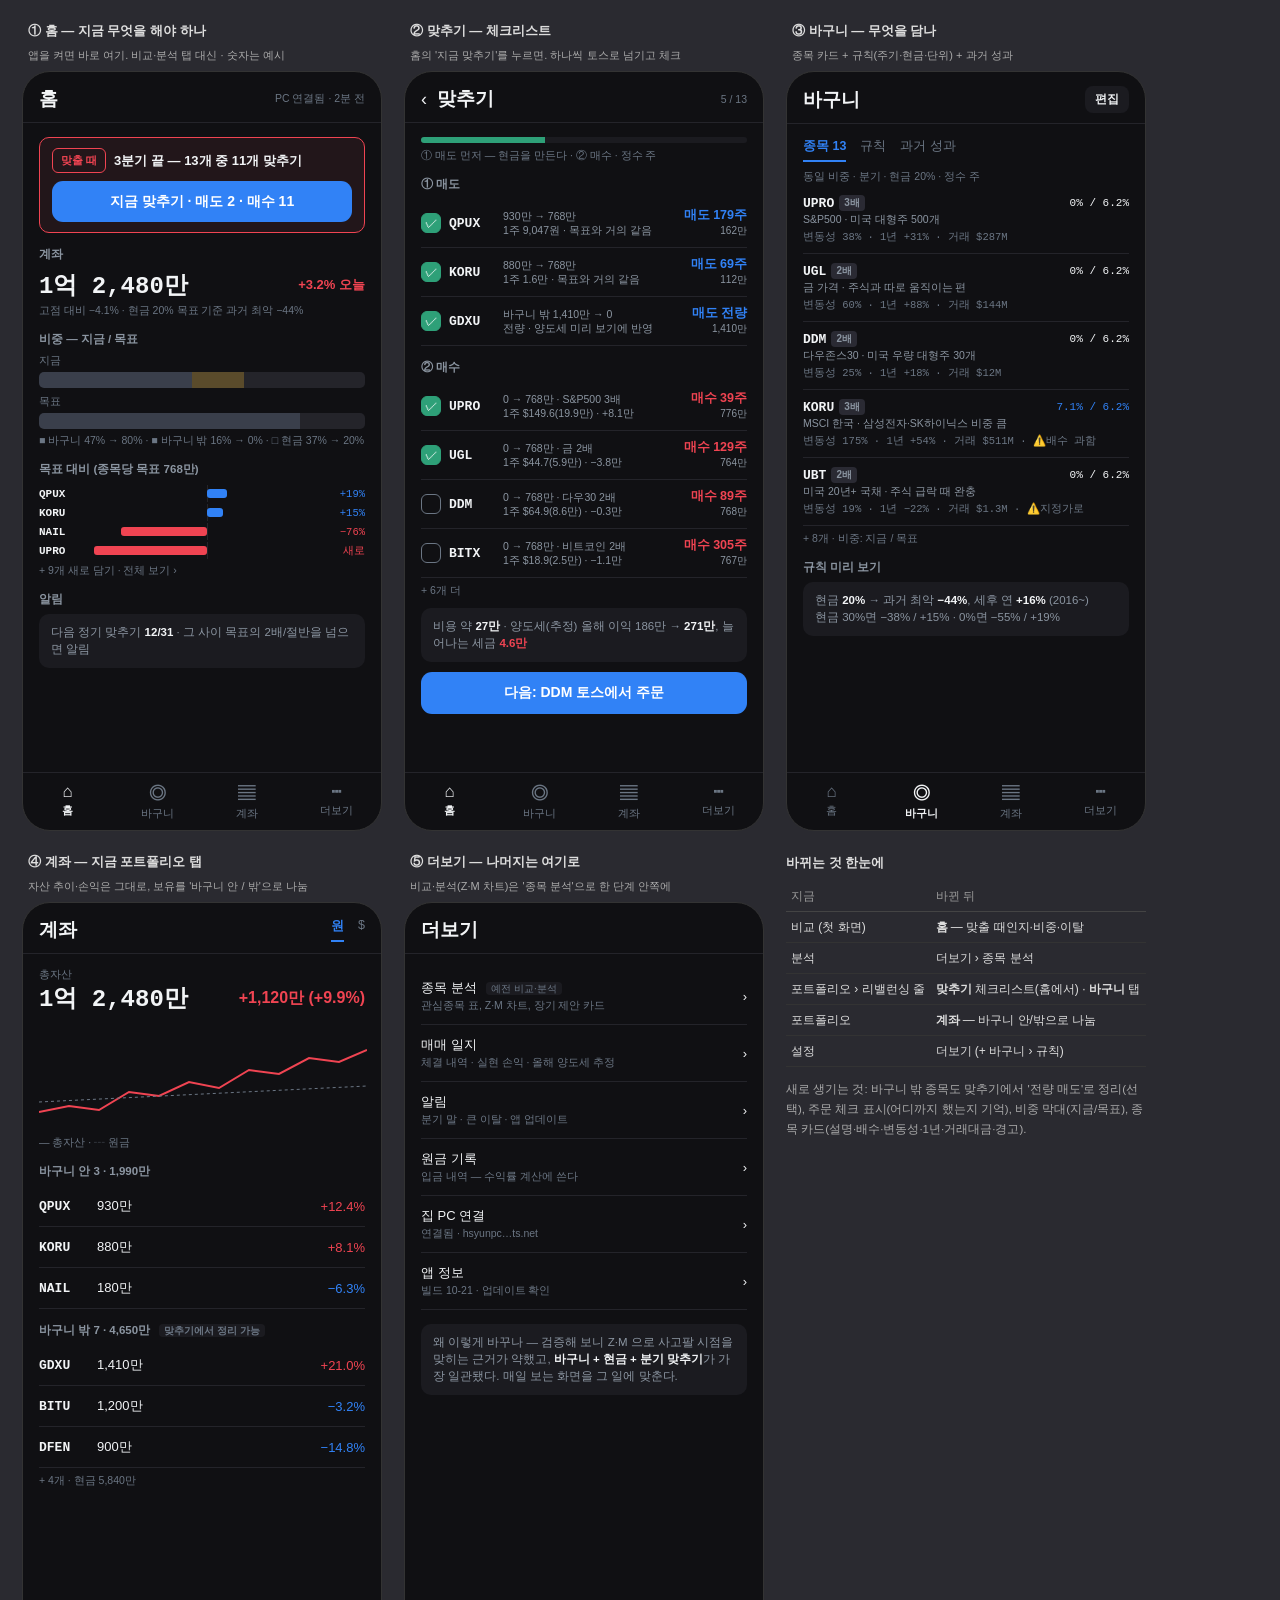
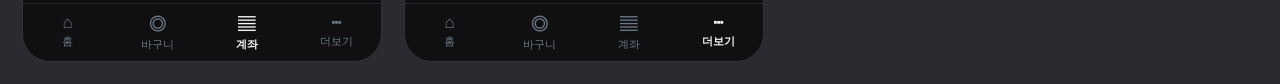
<file: research/mockup_app_v2.html>
<!doctype html>
<html lang="ko"><head><meta charset="utf-8">
<title>앱 구조 v2 — 리밸런싱 중심 목업</title>
<style>
  :root { --bg:#101013; --input:#1B1B20; --line:#24242A; --t1:#F2F4F6; --t2:#8B95A1; --t3:#6B7684;
          --buy:#F04452; --sell:#3182F6; --gold:#E0A24A; --acc:#3182F6; --green:#2EA078; }
  * { box-sizing:border-box; margin:0; padding:0; }
  body { background:#2a2a30; font-family:"Malgun Gothic",sans-serif; color:var(--t1); padding:22px; }
  .row-wrap { display:flex; gap:22px; align-items:flex-start; }
  .cap { color:#ddd; font-size:13px; margin:0 0 8px 6px; font-weight:700; }
  .sub-cap { color:#aaa; font-size:11px; margin:0 0 8px 6px; }
  .phone { width:360px; height:760px; background:var(--bg); border-radius:28px; border:1px solid #333;
           display:flex; flex-direction:column; overflow:hidden; }
  .body { flex:1; padding:14px 16px; overflow:hidden; }
  .hdr { display:flex; align-items:center; padding:14px 16px 10px; border-bottom:1px solid var(--line); }
  .hdr h1 { font-size:19px; font-weight:800; flex:1; }
  .tabs { display:flex; border-top:1px solid var(--line); height:58px; }
  .tabs div { flex:1; text-align:center; font-size:10.5px; color:var(--t3); padding-top:9px; }
  .tabs div b { display:block; font-size:17px; margin-bottom:2px; }
  .tabs .on { color:var(--t1); font-weight:700; }
  .sec { color:var(--t2); font-size:11.5px; font-weight:700; margin:14px 0 7px; }
  .row { display:flex; align-items:center; }
  .sp { flex:1; }
  .mono { font-family:Consolas,monospace; }
  .pill { font-size:11px; font-weight:700; padding:3px 8px; border-radius:6px; border:1px solid; white-space:nowrap; }
  .ghost { background:var(--input); font-size:11.5px; font-weight:700; padding:6px 10px; border-radius:8px; color:var(--t1); }
  .cta { background:var(--acc); color:#fff; text-align:center; font-weight:800; padding:12px; border-radius:11px; font-size:14px; }
  .box { background:var(--input); border-radius:10px; padding:10px 12px; font-size:11.5px; line-height:17px; color:var(--t2); }
  .box b { color:var(--t1); }
  .small { font-size:10.5px; color:var(--t3); }
  hr { border:0; border-top:1px solid var(--line); margin:10px 0; }
  /* 비중 막대 (지금 vs 목표) */
  .stack { display:flex; height:16px; border-radius:5px; overflow:hidden; }
  .stack span { display:block; height:100%; }
  /* 이탈 막대 */
  .dev { display:grid; grid-template-columns:50px 1fr 40px; align-items:center; gap:5px; height:19px; }
  .dev .tk { font-size:11px; font-weight:700; font-family:Consolas,monospace; }
  .track { position:relative; height:9px; }
  .track .mid { position:absolute; left:50%; top:-4px; bottom:-4px; width:1px; background:var(--line); }
  .track .b { position:absolute; top:0; bottom:0; border-radius:3px; }
  .dev .v { font-size:10.5px; text-align:right; font-family:Consolas,monospace; }
  /* 주문 체크리스트 */
  .ord { display:flex; align-items:center; padding:9px 0; border-bottom:1px solid var(--line); gap:8px; }
  .chk { width:20px; height:20px; border-radius:6px; border:1.5px solid var(--t3); flex:none; text-align:center; font-size:13px; line-height:18px; }
  .chk.done { background:var(--green); border-color:var(--green); color:#fff; }
  .ord .tk { font-family:Consolas,monospace; font-weight:700; font-size:13px; width:46px; }
  .ord .mid { flex:1; font-size:10.5px; color:var(--t2); line-height:14px; }
  .ord .act { text-align:right; font-size:12.5px; font-weight:700; line-height:15px; }
  .ord .act small { display:block; font-size:10px; color:var(--t2); font-weight:400; }
  .prog { height:6px; background:var(--input); border-radius:3px; overflow:hidden; }
  .prog span { display:block; height:100%; width:38%; background:var(--green); }
  /* 바구니 카드 */
  .card { padding:9px 0; border-bottom:1px solid var(--line); }
  .card .t { font-family:Consolas,monospace; font-weight:800; font-size:13px; }
  .lev { font-size:10px; font-weight:700; padding:1px 5px; border-radius:4px; background:#2a2a33; color:var(--t2); margin-left:5px; }
  .card .d { font-size:10.5px; color:var(--t2); margin-top:2px; }
  .card .m { font-size:10.5px; color:var(--t3); margin-top:3px; font-family:Consolas,monospace; }
  .seg { display:flex; gap:14px; font-size:12.5px; }
  .seg span { color:var(--t3); padding-bottom:5px; }
  .seg .on { color:var(--acc); font-weight:800; border-bottom:2px solid var(--acc); }
  .list .it { display:flex; align-items:center; padding:11px 0; border-bottom:1px solid var(--line); font-size:13px; }
  .list .it small { color:var(--t3); font-size:10.5px; display:block; margin-top:2px; }
  .badge { font-size:10px; color:var(--t3); background:var(--input); border-radius:4px; padding:1px 5px; margin-left:6px; }
</style></head>
<body>
<div class="row-wrap">

<!-- ① 홈 -->
<div>
<div class="cap">① 홈 — 지금 무엇을 해야 하나</div>
<div class="sub-cap">앱을 켜면 바로 여기. 비교·분석 탭 대신 · 숫자는 예시</div>
<div class="phone">
  <div class="hdr"><h1>홈</h1><span class="small">PC 연결됨 · 2분 전</span></div>
  <div class="body">
    <div class="box" style="border:1px solid var(--buy);background:#22161a">
      <div class="row"><span class="pill" style="color:var(--buy);border-color:var(--buy)">맞출 때</span>
        <span style="margin-left:8px;color:var(--t1);font-weight:700;font-size:13px">3분기 끝 — 13개 중 11개 맞추기</span></div>
      <div style="margin-top:8px" class="cta">지금 맞추기 · 매도 2 · 매수 11</div>
    </div>

    <div class="sec">계좌</div>
    <div class="row"><span class="mono" style="font-size:24px;font-weight:800">1억 2,480만</span><span class="sp"></span>
      <span style="color:var(--buy);font-weight:700;font-size:13px">+3.2% 오늘</span></div>
    <div class="small" style="margin-top:3px">고점 대비 −4.1% · 현금 20% 목표 기준 과거 최악 −44%</div>

    <div class="sec">비중 — 지금 / 목표</div>
    <div class="small" style="margin-bottom:4px">지금</div>
    <div class="stack"><span style="width:47%;background:#3a3f4b"></span><span style="width:16%;background:#5a4b2b"></span><span style="width:37%;background:#24242A"></span></div>
    <div class="small" style="margin:7px 0 4px">목표</div>
    <div class="stack"><span style="width:80%;background:#3a3f4b"></span><span style="width:20%;background:#24242A"></span></div>
    <div class="small" style="margin-top:5px">■ 바구니 47% → 80% · ■ 바구니 밖 16% → 0% · □ 현금 37% → 20%</div>

    <div class="sec">목표 대비 (종목당 목표 768만)</div>
    <div class="dev"><span class="tk">QPUX</span><div class="track"><div class="mid"></div><div class="b" style="left:50%;width:9%;background:var(--sell)"></div></div><span class="v" style="color:var(--sell)">+19%</span></div>
    <div class="dev"><span class="tk">KORU</span><div class="track"><div class="mid"></div><div class="b" style="left:50%;width:7%;background:var(--sell)"></div></div><span class="v" style="color:var(--sell)">+15%</span></div>
    <div class="dev"><span class="tk">NAIL</span><div class="track"><div class="mid"></div><div class="b" style="left:12%;width:38%;background:var(--buy)"></div></div><span class="v" style="color:var(--buy)">−76%</span></div>
    <div class="dev"><span class="tk">UPRO</span><div class="track"><div class="mid"></div><div class="b" style="left:0;width:50%;background:var(--buy)"></div></div><span class="v" style="color:var(--buy)">새로</span></div>
    <div class="small" style="margin-top:4px">+ 9개 새로 담기 · 전체 보기 ›</div>

    <div class="sec">알림</div>
    <div class="box">다음 정기 맞추기 <b>12/31</b> · 그 사이 목표의 2배/절반을 넘으면 알림</div>
  </div>
  <div class="tabs"><div class="on"><b>⌂</b>홈</div><div><b>◎</b>바구니</div><div><b>▤</b>계좌</div><div><b>⋯</b>더보기</div></div>
</div>
</div>

<!-- ② 맞추기 -->
<div>
<div class="cap">② 맞추기 — 체크리스트</div>
<div class="sub-cap">홈의 '지금 맞추기'를 누르면. 하나씩 토스로 넘기고 체크</div>
<div class="phone">
  <div class="hdr"><span style="font-size:18px;margin-right:10px">‹</span><h1>맞추기</h1><span class="small">5 / 13</span></div>
  <div class="body">
    <div class="prog"><span></span></div>
    <div class="small" style="margin:6px 0 2px">① 매도 먼저 — 현금을 만든다 · ② 매수 · 정수 주</div>

    <div class="sec">① 매도</div>
    <div class="ord"><div class="chk done">✓</div><span class="tk">QPUX</span><span class="mid">930만 → 768만<br>1주 9,047원 · 목표와 거의 같음</span>
      <span class="act" style="color:var(--sell)">매도 179주<small>162만</small></span></div>
    <div class="ord"><div class="chk done">✓</div><span class="tk">KORU</span><span class="mid">880만 → 768만<br>1주 1.6만 · 목표와 거의 같음</span>
      <span class="act" style="color:var(--sell)">매도 69주<small>112만</small></span></div>
    <div class="ord"><div class="chk done">✓</div><span class="tk">GDXU</span><span class="mid">바구니 밖 1,410만 → 0<br>전량 · 양도세 미리 보기에 반영</span>
      <span class="act" style="color:var(--sell)">매도 전량<small>1,410만</small></span></div>

    <div class="sec">② 매수</div>
    <div class="ord"><div class="chk done">✓</div><span class="tk">UPRO</span><span class="mid">0 → 768만 · S&P500 3배<br>1주 $149.6(19.9만) · +8.1만</span>
      <span class="act" style="color:var(--buy)">매수 39주<small>776만</small></span></div>
    <div class="ord"><div class="chk done">✓</div><span class="tk">UGL</span><span class="mid">0 → 768만 · 금 2배<br>1주 $44.7(5.9만) · −3.8만</span>
      <span class="act" style="color:var(--buy)">매수 129주<small>764만</small></span></div>
    <div class="ord"><div class="chk"></div><span class="tk">DDM</span><span class="mid">0 → 768만 · 다우30 2배<br>1주 $64.9(8.6만) · −0.3만</span>
      <span class="act" style="color:var(--buy)">매수 89주<small>768만</small></span></div>
    <div class="ord"><div class="chk"></div><span class="tk">BITX</span><span class="mid">0 → 768만 · 비트코인 2배<br>1주 $18.9(2.5만) · −1.1만</span>
      <span class="act" style="color:var(--buy)">매수 305주<small>767만</small></span></div>
    <div class="small" style="margin-top:6px">+ 6개 더</div>

    <div class="box" style="margin-top:10px">비용 약 <b>27만</b> · 양도세(추정) 올해 이익 186만 → <b>271만</b>, 늘어나는 세금 <b style="color:var(--buy)">4.6만</b></div>
    <div class="cta" style="margin-top:10px">다음: DDM 토스에서 주문</div>
  </div>
  <div class="tabs"><div class="on"><b>⌂</b>홈</div><div><b>◎</b>바구니</div><div><b>▤</b>계좌</div><div><b>⋯</b>더보기</div></div>
</div>
</div>

<!-- ③ 바구니 -->
<div>
<div class="cap">③ 바구니 — 무엇을 담나</div>
<div class="sub-cap">종목 카드 + 규칙(주기·현금·단위) + 과거 성과</div>
<div class="phone">
  <div class="hdr"><h1>바구니</h1><span class="ghost">편집</span></div>
  <div class="body">
    <div class="seg"><span class="on">종목 13</span><span>규칙</span><span>과거 성과</span></div>
    <div class="small" style="margin:8px 0 2px">동일 비중 · 분기 · 현금 20% · 정수 주</div>

    <div class="card"><div class="row"><span class="t">UPRO</span><span class="lev">3배</span><span class="sp"></span><span class="mono" style="font-size:11px">0% / 6.2%</span></div>
      <div class="d">S&P500 · 미국 대형주 500개</div><div class="m">변동성 38% · 1년 +31% · 거래 $287M</div></div>
    <div class="card"><div class="row"><span class="t">UGL</span><span class="lev">2배</span><span class="sp"></span><span class="mono" style="font-size:11px">0% / 6.2%</span></div>
      <div class="d">금 가격 · 주식과 따로 움직이는 편</div><div class="m">변동성 60% · 1년 +88% · 거래 $144M</div></div>
    <div class="card"><div class="row"><span class="t">DDM</span><span class="lev">2배</span><span class="sp"></span><span class="mono" style="font-size:11px">0% / 6.2%</span></div>
      <div class="d">다우존스30 · 미국 우량 대형주 30개</div><div class="m">변동성 25% · 1년 +18% · 거래 $12M</div></div>
    <div class="card"><div class="row"><span class="t">KORU</span><span class="lev">3배</span><span class="sp"></span><span class="mono" style="font-size:11px;color:var(--sell)">7.1% / 6.2%</span></div>
      <div class="d">MSCI 한국 · 삼성전자·SK하이닉스 비중 큼</div><div class="m">변동성 175% · 1년 +54% · 거래 $511M · ⚠️배수 과함</div></div>
    <div class="card"><div class="row"><span class="t">UBT</span><span class="lev">2배</span><span class="sp"></span><span class="mono" style="font-size:11px">0% / 6.2%</span></div>
      <div class="d">미국 20년+ 국채 · 주식 급락 때 완충</div><div class="m">변동성 19% · 1년 −22% · 거래 $1.3M · ⚠️지정가로</div></div>
    <div class="small" style="margin-top:6px">+ 8개 · 비중: 지금 / 목표</div>

    <div class="sec">규칙 미리 보기</div>
    <div class="box">현금 <b>20%</b> → 과거 최악 <b>−44%</b>, 세후 연 <b>+16%</b> (2016~)<br>
      현금 30%면 −38% / +15% · 0%면 −55% / +19%</div>
  </div>
  <div class="tabs"><div><b>⌂</b>홈</div><div class="on"><b>◎</b>바구니</div><div><b>▤</b>계좌</div><div><b>⋯</b>더보기</div></div>
</div>
</div>

</div>
<div class="row-wrap" style="margin-top:22px">

<!-- ④ 계좌 -->
<div>
<div class="cap">④ 계좌 — 지금 포트폴리오 탭</div>
<div class="sub-cap">자산 추이·손익은 그대로, 보유를 '바구니 안 / 밖'으로 나눔</div>
<div class="phone">
  <div class="hdr"><h1>계좌</h1><span class="seg"><span class="on">원</span><span>$</span></span></div>
  <div class="body">
    <div class="small">총자산</div>
    <div class="row"><span class="mono" style="font-size:24px;font-weight:800">1억 2,480만</span><span class="sp"></span>
      <span style="color:var(--buy);font-weight:700">+1,120만 (+9.9%)</span></div>
    <svg width="328" height="110" style="margin-top:8px">
      <polyline fill="none" stroke="#F04452" stroke-width="2" points="0,90 30,84 60,88 90,70 120,74 150,60 180,66 210,48 240,52 270,36 300,40 328,28"/>
      <polyline fill="none" stroke="#6B7684" stroke-width="1" stroke-dasharray="3,3" points="0,80 328,64"/>
    </svg>
    <div class="small">— 총자산 · ┄ 원금</div>

    <div class="sec">바구니 안 3 · 1,990만</div>
    <div class="list">
      <div class="it"><span class="mono" style="font-weight:700;width:58px">QPUX</span><span class="sp">930만</span><span style="color:var(--buy)">+12.4%</span></div>
      <div class="it"><span class="mono" style="font-weight:700;width:58px">KORU</span><span class="sp">880만</span><span style="color:var(--buy)">+8.1%</span></div>
      <div class="it"><span class="mono" style="font-weight:700;width:58px">NAIL</span><span class="sp">180만</span><span style="color:var(--sell)">−6.3%</span></div>
    </div>
    <div class="sec">바구니 밖 7 · 4,650만 <span class="badge">맞추기에서 정리 가능</span></div>
    <div class="list">
      <div class="it"><span class="mono" style="font-weight:700;width:58px">GDXU</span><span class="sp">1,410만</span><span style="color:var(--buy)">+21.0%</span></div>
      <div class="it"><span class="mono" style="font-weight:700;width:58px">BITU</span><span class="sp">1,200만</span><span style="color:var(--sell)">−3.2%</span></div>
      <div class="it"><span class="mono" style="font-weight:700;width:58px">DFEN</span><span class="sp">900만</span><span style="color:var(--sell)">−14.8%</span></div>
    </div>
    <div class="small" style="margin-top:6px">+ 4개 · 현금 5,840만</div>
  </div>
  <div class="tabs"><div><b>⌂</b>홈</div><div><b>◎</b>바구니</div><div class="on"><b>▤</b>계좌</div><div><b>⋯</b>더보기</div></div>
</div>
</div>

<!-- ⑤ 더보기 -->
<div>
<div class="cap">⑤ 더보기 — 나머지는 여기로</div>
<div class="sub-cap">비교·분석(Z·M 차트)은 '종목 분석'으로 한 단계 안쪽에</div>
<div class="phone">
  <div class="hdr"><h1>더보기</h1></div>
  <div class="body">
    <div class="list">
      <div class="it"><div class="sp">종목 분석 <span class="badge">예전 비교·분석</span><small>관심종목 표, Z·M 차트, 장기 제안 카드</small></div><span>›</span></div>
      <div class="it"><div class="sp">매매 일지<small>체결 내역 · 실현 손익 · 올해 양도세 추정</small></div><span>›</span></div>
      <div class="it"><div class="sp">알림<small>분기 말 · 큰 이탈 · 앱 업데이트</small></div><span>›</span></div>
      <div class="it"><div class="sp">원금 기록<small>입금 내역 — 수익률 계산에 쓴다</small></div><span>›</span></div>
      <div class="it"><div class="sp">집 PC 연결<small>연결됨 · hsyunpc…ts.net</small></div><span>›</span></div>
      <div class="it"><div class="sp">앱 정보<small>빌드 10-21 · 업데이트 확인</small></div><span>›</span></div>
    </div>
    <div class="box" style="margin-top:14px">왜 이렇게 바꾸나 — 검증해 보니 Z·M 으로 사고팔 시점을 맞히는 근거가 약했고,
      <b>바구니 + 현금 + 분기 맞추기</b>가 가장 일관됐다. 매일 보는 화면을 그 일에 맞춘다.</div>
  </div>
  <div class="tabs"><div><b>⌂</b>홈</div><div><b>◎</b>바구니</div><div><b>▤</b>계좌</div><div class="on"><b>⋯</b>더보기</div></div>
</div>
</div>

<!-- 정리 -->
<div style="width:360px;color:#ddd;font-size:12.5px;line-height:20px">
  <div class="cap" style="margin-left:0">바뀌는 것 한눈에</div>
  <table style="border-collapse:collapse;width:100%;font-size:12px">
    <tr><td style="padding:5px;border-bottom:1px solid #444;color:#999">지금</td><td style="padding:5px;border-bottom:1px solid #444;color:#999">바뀐 뒤</td></tr>
    <tr><td style="padding:5px;border-bottom:1px solid #333">비교 (첫 화면)</td><td style="padding:5px;border-bottom:1px solid #333"><b>홈</b> — 맞출 때인지·비중·이탈</td></tr>
    <tr><td style="padding:5px;border-bottom:1px solid #333">분석</td><td style="padding:5px;border-bottom:1px solid #333">더보기 › 종목 분석</td></tr>
    <tr><td style="padding:5px;border-bottom:1px solid #333">포트폴리오 › 리밸런싱 줄</td><td style="padding:5px;border-bottom:1px solid #333"><b>맞추기</b> 체크리스트(홈에서) · <b>바구니</b> 탭</td></tr>
    <tr><td style="padding:5px;border-bottom:1px solid #333">포트폴리오</td><td style="padding:5px;border-bottom:1px solid #333"><b>계좌</b> — 바구니 안/밖으로 나눔</td></tr>
    <tr><td style="padding:5px;border-bottom:1px solid #333">설정</td><td style="padding:5px;border-bottom:1px solid #333">더보기 (+ 바구니 › 규칙)</td></tr>
  </table>
  <div style="margin-top:12px;color:#aaa;font-size:11.5px">새로 생기는 것: 바구니 밖 종목도 맞추기에서 '전량 매도'로 정리(선택),
    주문 체크 표시(어디까지 했는지 기억), 비중 막대(지금/목표), 종목 카드(설명·배수·변동성·1년·거래대금·경고).</div>
</div>

</div>
</body></html>
</file>
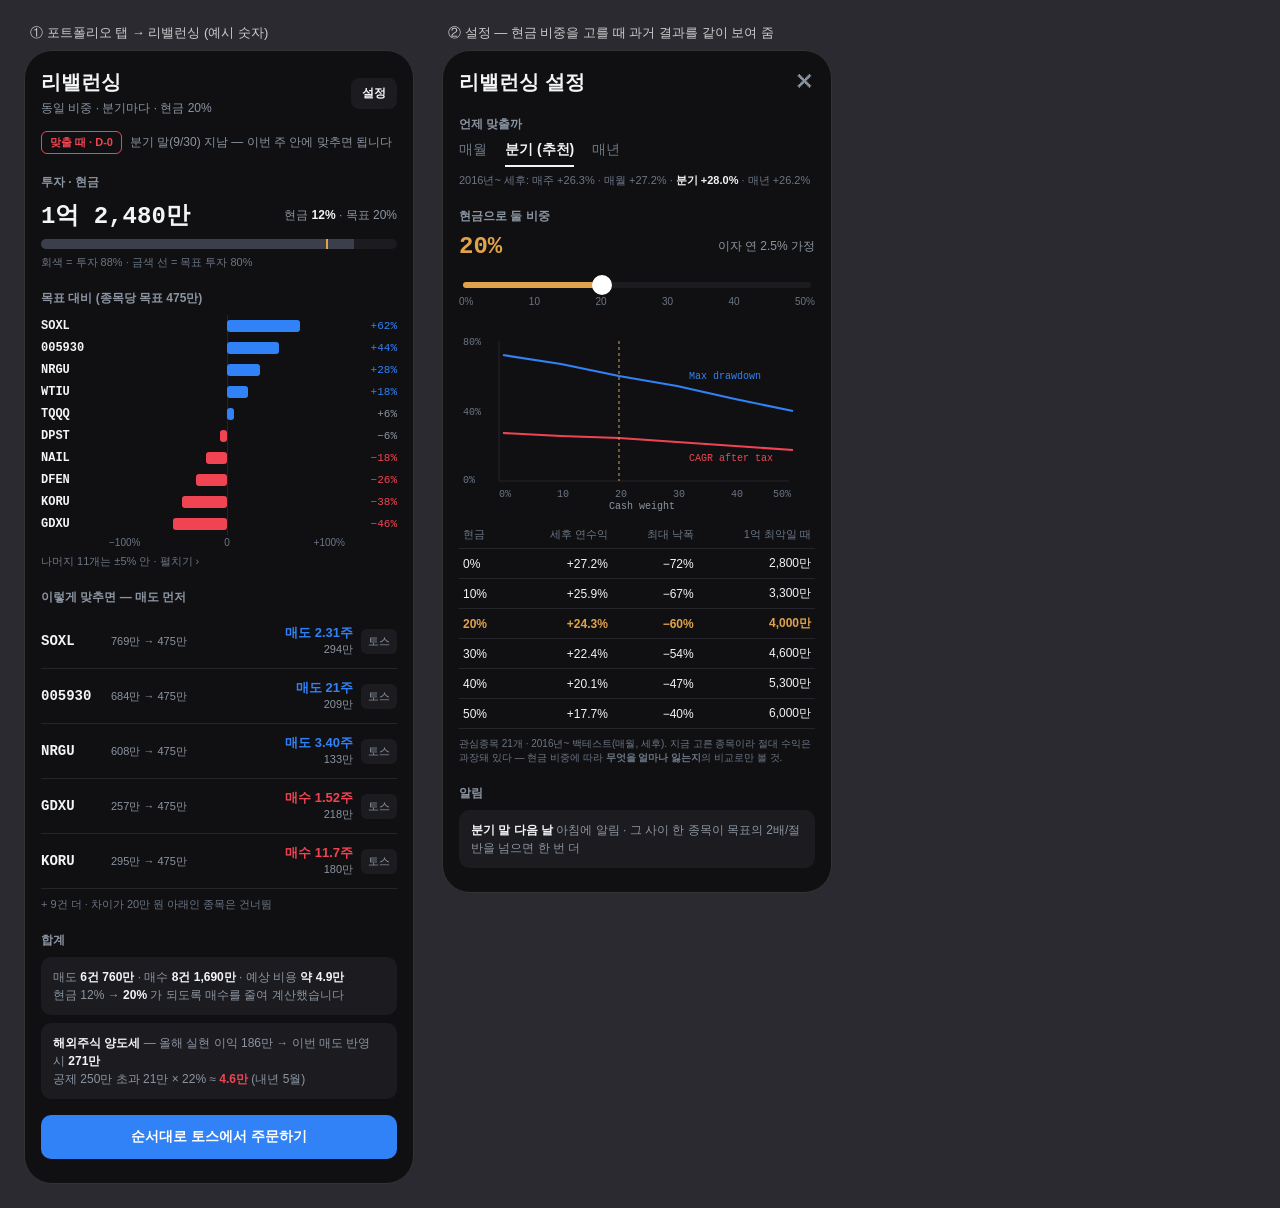
<file: research/mockup_rebalance.html>
<!doctype html>
<html lang="ko"><head><meta charset="utf-8">
<title>리밸런싱 도우미 목업</title>
<style>
  :root { --bg:#101013; --input:#1B1B20; --line:#24242A; --t1:#F2F4F6; --t2:#8B95A1; --t3:#6B7684;
          --buy:#F04452; --sell:#3182F6; --gold:#E0A24A; }
  * { box-sizing:border-box; margin:0; padding:0; }
  body { background:#2a2a30; font-family:"Malgun Gothic","Apple SD Gothic Neo",sans-serif; color:var(--t1);
         display:flex; gap:28px; padding:24px; align-items:flex-start; }
  .phone { width:390px; background:var(--bg); border-radius:28px; padding:18px 16px 24px; border:1px solid #333; }
  .cap { color:#ccc; font-size:13px; margin:0 0 8px 6px; }
  h1 { font-size:20px; font-weight:700; }
  .sub { color:var(--t2); font-size:12px; margin-top:4px; }
  .row { display:flex; align-items:center; }
  .sp { flex:1; }
  .pill { font-size:11px; font-weight:700; padding:3px 8px; border-radius:6px; border:1px solid; white-space:nowrap; }
  .ghost { background:var(--input); color:var(--t1); font-size:12px; font-weight:700; padding:7px 11px; border-radius:8px; }
  .sec { color:var(--t2); font-size:12px; font-weight:700; margin:20px 0 8px; }
  hr { border:0; border-top:1px solid var(--line); margin:14px 0; }
  .mono { font-family:Consolas,monospace; }
  .big { font-size:24px; font-weight:700; }
  .cashbar { height:10px; border-radius:5px; background:var(--input); position:relative; overflow:hidden; margin-top:8px; }
  .cashbar .inv { position:absolute; left:0; top:0; bottom:0; background:#3a3f4b; }
  .cashbar .tgt { position:absolute; top:-3px; bottom:-3px; width:2px; background:var(--gold); }
  .legend { color:var(--t3); font-size:11px; margin-top:6px; }
  /* 이탈 막대 */
  .dev { display:grid; grid-template-columns:62px 1fr 46px; align-items:center; gap:6px; height:22px; }
  .dev .tk { font-size:12px; font-weight:700; font-family:Consolas,monospace; }
  .track { position:relative; height:12px; }
  .track .mid { position:absolute; left:50%; top:-5px; bottom:-5px; width:1px; background:var(--line); }
  .track .b { position:absolute; top:0; bottom:0; border-radius:3px; }
  .dev .v { font-size:11px; text-align:right; font-family:Consolas,monospace; }
  .axis { display:grid; grid-template-columns:62px 1fr 46px; gap:6px; color:var(--t3); font-size:10px; margin-top:2px; }
  .axis .lbl { display:flex; justify-content:space-between; }
  /* 주문 목록 */
  .ord { display:flex; align-items:center; padding:10px 0; border-bottom:1px solid var(--line); }
  .ord .tk { font-family:Consolas,monospace; font-weight:700; font-size:14px; width:70px; }
  .ord .mid { flex:1; color:var(--t2); font-size:11px; line-height:15px; }
  .ord .act { text-align:right; font-size:13px; font-weight:700; line-height:17px; }
  .ord .act small { display:block; font-size:11px; font-weight:400; color:var(--t2); }
  .go { margin-left:8px; font-size:11px; color:var(--t2); background:var(--input); padding:5px 7px; border-radius:6px; }
  .box { background:var(--input); border-radius:10px; padding:11px 12px; font-size:12px; line-height:18px; color:var(--t2); }
  .box b { color:var(--t1); }
  .cta { margin-top:16px; background:#3182F6; color:white; text-align:center; font-weight:700; padding:13px; border-radius:10px; font-size:14px; }
  .seg { display:flex; gap:18px; font-size:14px; margin-top:6px; }
  .seg span { padding-bottom:6px; color:var(--t3); }
  .seg .on { color:var(--t1); font-weight:700; border-bottom:2px solid var(--t1); }
  .slider { position:relative; height:6px; background:var(--input); border-radius:3px; margin:22px 4px 8px; }
  .slider .fill { position:absolute; left:0; top:0; bottom:0; width:40%; background:var(--gold); border-radius:3px; }
  .slider .knob { position:absolute; left:40%; top:-7px; width:20px; height:20px; margin-left:-10px; background:white; border-radius:50%; }
  .ticks { display:flex; justify-content:space-between; color:var(--t3); font-size:10px; margin:0 0 4px; }
  table { width:100%; border-collapse:collapse; font-size:12px; margin-top:6px; }
  td, th { padding:6px 4px; text-align:right; border-bottom:1px solid var(--line); }
  th { color:var(--t3); font-weight:400; font-size:11px; }
  td:first-child, th:first-child { text-align:left; }
  tr.sel td { color:var(--gold); font-weight:700; }
  .note { color:var(--t3); font-size:10px; margin-top:8px; line-height:14px; }
</style></head>
<body>

<!-- ① 포트폴리오 탭 안 '리밸런싱' -->
<div>
<div class="cap">① 포트폴리오 탭 → 리밸런싱 (예시 숫자)</div>
<div class="phone">
  <div class="row">
    <div>
      <h1>리밸런싱</h1>
      <div class="sub">동일 비중 · 분기마다 · 현금 20%</div>
    </div>
    <div class="sp"></div>
    <div class="ghost">설정</div>
  </div>

  <div class="row" style="margin-top:14px">
    <span class="pill" style="color:var(--buy);border-color:var(--buy)">맞출 때 · D-0</span>
    <span class="sub" style="margin:0 0 0 8px">분기 말(9/30) 지남 — 이번 주 안에 맞추면 됩니다</span>
  </div>

  <div class="sec">투자 · 현금</div>
  <div class="row"><span class="big mono">1억 2,480만</span><span class="sp"></span>
    <span class="sub" style="margin:0">현금 <b style="color:var(--t1)">12%</b> · 목표 20%</span></div>
  <div class="cashbar"><div class="inv" style="width:88%"></div><div class="tgt" style="left:80%"></div></div>
  <div class="legend">회색 = 투자 88% · 금색 선 = 목표 투자 80%</div>

  <div class="sec">목표 대비 (종목당 목표 475만)</div>
  <!-- 오른쪽(파랑) = 목표보다 많음 → 매도 / 왼쪽(빨강) = 적음 → 매수 -->
  <div class="dev"><span class="tk">SOXL</span><div class="track"><div class="mid"></div><div class="b" style="left:50%;width:31%;background:var(--sell)"></div></div><span class="v" style="color:var(--sell)">+62%</span></div>
  <div class="dev"><span class="tk">005930</span><div class="track"><div class="mid"></div><div class="b" style="left:50%;width:22%;background:var(--sell)"></div></div><span class="v" style="color:var(--sell)">+44%</span></div>
  <div class="dev"><span class="tk">NRGU</span><div class="track"><div class="mid"></div><div class="b" style="left:50%;width:14%;background:var(--sell)"></div></div><span class="v" style="color:var(--sell)">+28%</span></div>
  <div class="dev"><span class="tk">WTIU</span><div class="track"><div class="mid"></div><div class="b" style="left:50%;width:9%;background:var(--sell)"></div></div><span class="v" style="color:var(--sell)">+18%</span></div>
  <div class="dev"><span class="tk">TQQQ</span><div class="track"><div class="mid"></div><div class="b" style="left:50%;width:3%;background:var(--sell)"></div></div><span class="v" style="color:var(--t2)">+6%</span></div>
  <div class="dev"><span class="tk">DPST</span><div class="track"><div class="mid"></div><div class="b" style="left:47%;width:3%;background:var(--buy)"></div></div><span class="v" style="color:var(--t2)">−6%</span></div>
  <div class="dev"><span class="tk">NAIL</span><div class="track"><div class="mid"></div><div class="b" style="left:41%;width:9%;background:var(--buy)"></div></div><span class="v" style="color:var(--buy)">−18%</span></div>
  <div class="dev"><span class="tk">DFEN</span><div class="track"><div class="mid"></div><div class="b" style="left:37%;width:13%;background:var(--buy)"></div></div><span class="v" style="color:var(--buy)">−26%</span></div>
  <div class="dev"><span class="tk">KORU</span><div class="track"><div class="mid"></div><div class="b" style="left:31%;width:19%;background:var(--buy)"></div></div><span class="v" style="color:var(--buy)">−38%</span></div>
  <div class="dev"><span class="tk">GDXU</span><div class="track"><div class="mid"></div><div class="b" style="left:27%;width:23%;background:var(--buy)"></div></div><span class="v" style="color:var(--buy)">−46%</span></div>
  <div class="axis"><span></span><div class="lbl"><span>−100%</span><span>0</span><span>+100%</span></div><span></span></div>
  <div class="legend">나머지 11개는 ±5% 안 · 펼치기 ›</div>

  <div class="sec">이렇게 맞추면 — 매도 먼저</div>
  <div class="ord"><span class="tk">SOXL</span><span class="mid">769만 → 475만</span>
    <span class="act" style="color:var(--sell)">매도 2.31주<small>294만</small></span><span class="go">토스</span></div>
  <div class="ord"><span class="tk">005930</span><span class="mid">684만 → 475만</span>
    <span class="act" style="color:var(--sell)">매도 21주<small>209만</small></span><span class="go">토스</span></div>
  <div class="ord"><span class="tk">NRGU</span><span class="mid">608만 → 475만</span>
    <span class="act" style="color:var(--sell)">매도 3.40주<small>133만</small></span><span class="go">토스</span></div>
  <div class="ord"><span class="tk">GDXU</span><span class="mid">257만 → 475만</span>
    <span class="act" style="color:var(--buy)">매수 1.52주<small>218만</small></span><span class="go">토스</span></div>
  <div class="ord"><span class="tk">KORU</span><span class="mid">295만 → 475만</span>
    <span class="act" style="color:var(--buy)">매수 11.7주<small>180만</small></span><span class="go">토스</span></div>
  <div class="legend" style="margin-top:8px">+ 9건 더 · 차이가 20만 원 아래인 종목은 건너뜀</div>

  <div class="sec">합계</div>
  <div class="box">
    매도 <b>6건 760만</b> · 매수 <b>8건 1,690만</b> · 예상 비용 <b>약 4.9만</b><br>
    현금 12% → <b>20%</b> 가 되도록 매수를 줄여 계산했습니다
  </div>
  <div class="box" style="margin-top:8px">
    <b>해외주식 양도세</b> — 올해 실현 이익 186만 → 이번 매도 반영 시 <b>271만</b><br>
    공제 250만 초과 21만 × 22% ≈ <b style="color:var(--buy)">4.6만</b> (내년 5월)
  </div>
  <div class="cta">순서대로 토스에서 주문하기</div>
</div>
</div>

<!-- ② 설정 시트 -->
<div>
<div class="cap">② 설정 — 현금 비중을 고를 때 과거 결과를 같이 보여 줌</div>
<div class="phone">
  <div class="row"><h1>리밸런싱 설정</h1><span class="sp"></span><span style="color:var(--t2);font-size:20px">✕</span></div>

  <div class="sec">언제 맞출까</div>
  <div class="seg"><span>매월</span><span class="on">분기 (추천)</span><span>매년</span></div>
  <div class="legend">2016년~ 세후: 매주 +26.3% · 매월 +27.2% · <b style="color:var(--t1)">분기 +28.0%</b> · 매년 +26.2%</div>

  <div class="sec">현금으로 둘 비중</div>
  <div class="row"><span class="big mono" style="color:var(--gold)">20%</span><span class="sp"></span>
    <span class="sub" style="margin:0">이자 연 2.5% 가정</span></div>
  <div class="slider"><div class="fill"></div><div class="knob"></div></div>
  <div class="ticks"><span>0%</span><span>10</span><span>20</span><span>30</span><span>40</span><span>50%</span></div>

  <!-- 현금 비중별 과거 결과 (2016~, 분기·매월 세후) — 그래프 라벨 영문 -->
  <svg width="358" height="190" style="margin-top:10px">
    <g font-family="Consolas,monospace" font-size="10" fill="#6B7684">
      <line x1="40" y1="20" x2="40" y2="160" stroke="#24242A"/><line x1="40" y1="160" x2="330" y2="160" stroke="#24242A"/>
      <text x="40" y="176">0%</text><text x="98" y="176">10</text><text x="156" y="176">20</text>
      <text x="214" y="176">30</text><text x="272" y="176">40</text><text x="314" y="176">50%</text>
      <text x="150" y="188" fill="#8B95A1">Cash weight</text>
      <text x="4" y="24">80%</text><text x="4" y="94">40%</text><text x="4" y="162">0%</text>
    </g>
    <!-- 최대 낙폭: 72 67 60 54 47 40  (y = 160 - v*1.75) -->
    <polyline fill="none" stroke="#3182F6" stroke-width="2.2"
      points="44,34 102,43 160,55 218,65 276,78 334,90"/>
    <!-- 세후 연수익: 27.2 25.9 24.3 22.4 20.1 17.7 -->
    <polyline fill="none" stroke="#F04452" stroke-width="2.2"
      points="44,112 102,115 160,117 218,121 276,125 334,129"/>
    <line x1="160" y1="20" x2="160" y2="160" stroke="#E0A24A" stroke-dasharray="3,3"/>
    <g font-family="Consolas,monospace" font-size="10">
      <text x="230" y="58" fill="#3182F6">Max drawdown</text>
      <text x="230" y="140" fill="#F04452">CAGR after tax</text>
    </g>
  </svg>

  <table>
    <tr><th>현금</th><th>세후 연수익</th><th>최대 낙폭</th><th>1억 최악일 때</th></tr>
    <tr><td>0%</td><td>+27.2%</td><td>−72%</td><td>2,800만</td></tr>
    <tr><td>10%</td><td>+25.9%</td><td>−67%</td><td>3,300만</td></tr>
    <tr class="sel"><td>20%</td><td>+24.3%</td><td>−60%</td><td>4,000만</td></tr>
    <tr><td>30%</td><td>+22.4%</td><td>−54%</td><td>4,600만</td></tr>
    <tr><td>40%</td><td>+20.1%</td><td>−47%</td><td>5,300만</td></tr>
    <tr><td>50%</td><td>+17.7%</td><td>−40%</td><td>6,000만</td></tr>
  </table>
  <div class="note">관심종목 21개 · 2016년~ 백테스트(매월, 세후). 지금 고른 종목이라 절대 수익은 과장돼 있다 —
    현금 비중에 따라 <b>무엇을 얼마나 잃는지</b>의 비교로만 볼 것.</div>

  <div class="sec">알림</div>
  <div class="box"><b>분기 말 다음 날</b> 아침에 알림 · 그 사이 한 종목이 목표의 2배/절반을 넘으면 한 번 더</div>
</div>
</div>

</body></html>
</file>
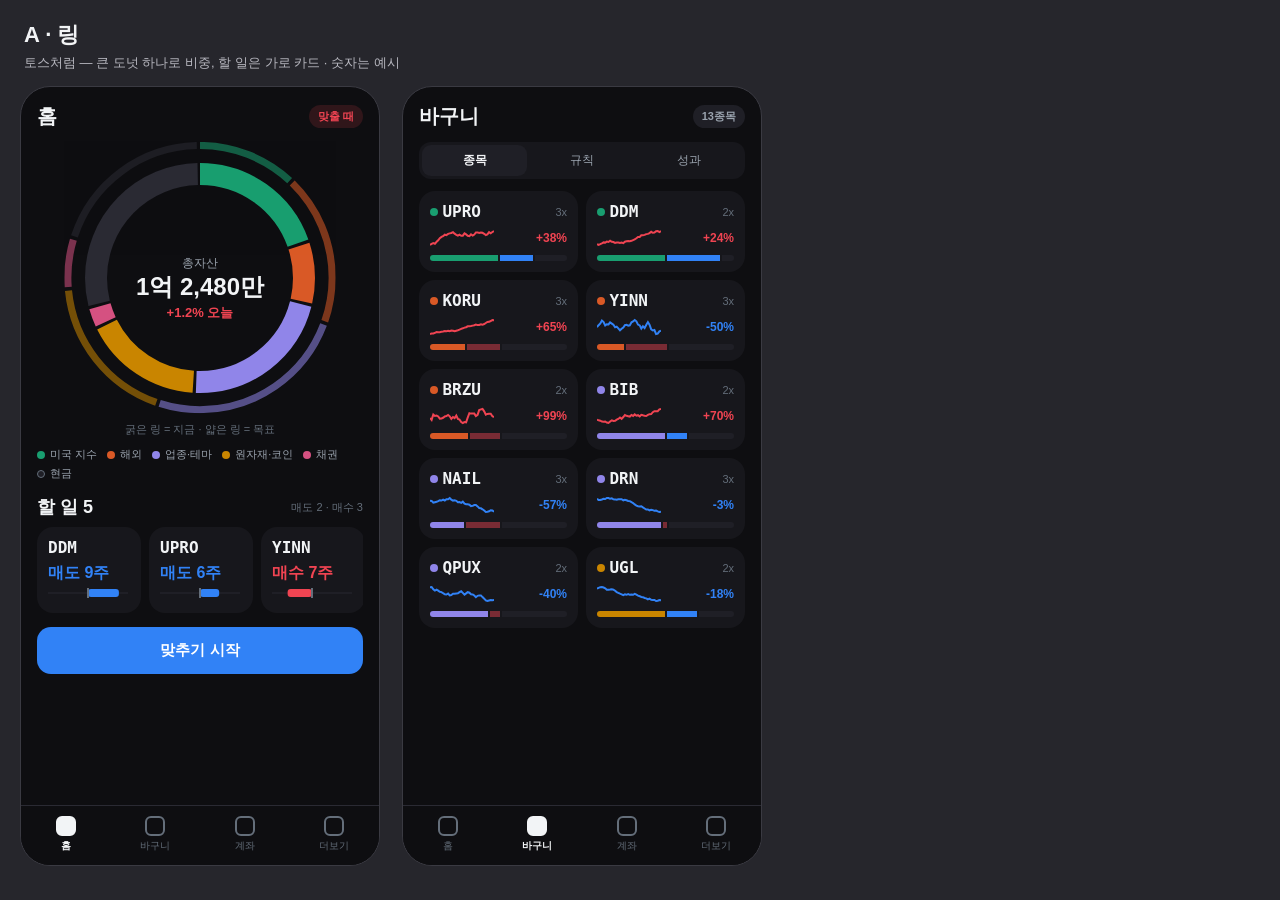
<file: research/mockup_v3.html>
<!doctype html>
<html lang="ko"><head><meta charset="utf-8">
<title>시안 v3 — 그래프 중심</title>
<style>
  :root{--bg:#0E0E11;--card:#17171C;--card2:#1F1F26;--line:#2A2A33;--t1:#F2F4F6;--t2:#9AA3AE;--t3:#646E7A;
    --up:#F04452;--down:#3182F6;--acc:#3182F6;--ok:#2EA078;
    --c1:#199e70;--c2:#d95926;--c3:#9085e9;--c4:#c98500;--c5:#d55181;}
  *{box-sizing:border-box;margin:0;padding:0}
  body{background:#26262c;font-family:"Malgun Gothic",sans-serif;color:var(--t1);padding:20px;width:1180px}
  h2{font-size:22px;margin:0 0 4px 4px} .lead{color:#b8b8c0;font-size:13px;margin:0 0 14px 4px}
  .wrap{display:flex;gap:22px;align-items:flex-start}
  .phone{width:360px;height:780px;background:var(--bg);border-radius:30px;border:1px solid #3a3a42;overflow:hidden;display:flex;flex-direction:column;position:relative}
  .scr{flex:1;padding:16px 16px 0;overflow:hidden}
  .tabs{display:flex;height:60px;border-top:1px solid var(--line);background:var(--bg)}
  .tabs div{flex:1;text-align:center;font-size:10px;color:var(--t3);padding-top:10px}
  .tabs div i{display:block;width:20px;height:20px;margin:0 auto 3px;border-radius:6px;border:2px solid var(--t3)}
  .tabs .on{color:var(--t1);font-weight:700} .tabs .on i{border-color:var(--t1);background:var(--t1)}
  .card{background:var(--card);border-radius:18px;padding:14px;margin-bottom:10px}
  .lbl{font-size:12px;color:var(--t2)} .big{font-size:30px;font-weight:800;letter-spacing:-.5px}
  .mid{font-size:18px;font-weight:800} .sm{font-size:11px;color:var(--t3)}
  .row{display:flex;align-items:center} .sp{flex:1}
  .up{color:var(--up)} .down{color:var(--down)}
  .pill{font-size:11px;font-weight:700;padding:4px 9px;border-radius:99px;background:var(--card2);color:var(--t2)}
  .pill.hot{background:rgba(240,68,82,.15);color:var(--up)}
  .btn{background:var(--acc);color:#fff;font-weight:800;text-align:center;padding:14px;border-radius:14px;font-size:15px}
  .chip{display:inline-flex;align-items:center;gap:6px;background:var(--card2);border-radius:12px;padding:8px 10px;font-size:12px;font-weight:700;white-space:nowrap}
  .dot{width:8px;height:8px;border-radius:50%;display:inline-block}
  .mono{font-family:Consolas,monospace}
  .hdr{display:flex;align-items:center;margin-bottom:12px}.hdr b{font-size:20px;font-weight:800}
  .seg{display:flex;background:var(--card);border-radius:12px;padding:3px;gap:2px;font-size:12px}
  .seg span{flex:1;text-align:center;padding:7px 0;border-radius:9px;color:var(--t2)} .seg .on{background:var(--card2);color:var(--t1);font-weight:700}
  .tile{background:var(--card);border-radius:16px;padding:11px}
  .grid2{display:grid;grid-template-columns:1fr 1fr;gap:8px}
  .leg{display:flex;flex-wrap:wrap;gap:4px 10px;font-size:11px;color:var(--t2)}
  .leg span{display:inline-flex;align-items:center;gap:5px}
  .step{display:flex;gap:6px} .step i{flex:1;height:5px;border-radius:3px;background:var(--card2)} .step i.on{background:var(--ok)}
  .lst .it{display:flex;align-items:center;padding:9px 0;border-bottom:1px solid var(--line);font-size:13px}
  .ck{width:22px;height:22px;border-radius:7px;border:2px solid var(--t3);margin-right:10px;flex:none}
  .ck.on{background:var(--ok);border-color:var(--ok)}
</style></head>
<body>
<div id="root"></div>
<script>
// ───── 예시 데이터 (가상) ─────
const G=[ // 자산군 — 지금/목표 비중(%)
 {k:'미국 지수',c:'var(--c1)',now:20,tgt:12.3},{k:'해외',c:'var(--c2)',now:9,tgt:18.5},
 {k:'업종·테마',c:'var(--c3)',now:22,tgt:24.6},{k:'원자재·코인',c:'var(--c4)',now:17,tgt:18.5},{k:'채권',c:'var(--c5)',now:3,tgt:6.2}];
const CASH={now:29,tgt:20};
const T=[ // 종목 — 그룹, 지금/목표(%), 1년, 변동성, 배수
 ['UPRO',0,9.1,6.15,38,38,3],['DDM',0,10.9,6.15,24,25,2],['KORU',1,3.2,6.15,65,175,3],['YINN',1,2.4,6.15,-50,56,3],['BRZU',1,3.4,6.15,99,56,2],
 ['BIB',2,7.9,6.15,70,45,2],['NAIL',2,3.1,6.15,-57,87,3],['DRN',2,5.8,6.15,-3,43,3],['QPUX',2,5.2,6.15,-40,177,2],
 ['UGL',3,8.8,6.15,-18,59,2],['BITX',3,3.9,6.15,-57,90,2],['ERX',3,4.3,6.15,139,44,2],['UBT',4,3.0,6.15,-20,19,2]]
 .map(([t,g,n,tg,r,v,l])=>({t,g,n,tg,r,v,l,d:(n/tg-1)*100}));
function rnd(s){return()=>{s=Math.sin(s)*10000;return s-Math.floor(s)}}
function walk(n,seed,drift=0.0006,vol=0.012,start=100){const r=rnd(seed);let v=start,a=[];for(let i=0;i<n;i++){v*=1+drift+(r()-.5)*2*vol;a.push(v)}return a}
const HIST=walk(180,7,0.0009,0.014,0.72).map(x=>x*1e8);
const fmt=v=>v>=1e8?`${Math.floor(v/1e8)}억 ${Math.round(v%1e8/1e4).toLocaleString()}만`:`${Math.round(v/1e4).toLocaleString()}만`;

// ───── 그래프 조각 ─────
function donut(seg,size,th,gap=2,inner=''){ // seg:[{v,c}]
 const r=size/2-th/2,C=2*Math.PI*r,tot=seg.reduce((a,b)=>a+b.v,0);let off=0,s='';
 seg.forEach(x=>{const L=x.v/tot*C-gap;s+=`<circle r="${r}" cx="${size/2}" cy="${size/2}" fill="none" stroke="${x.c}" stroke-width="${th}" stroke-dasharray="${Math.max(L,0)} ${C}" stroke-dashoffset="${-off}" transform="rotate(-90 ${size/2} ${size/2})"/>`;off+=x.v/tot*C});
 return `<svg width="${size}" height="${size}">${s}${inner}</svg>`}
function line(a,w,h,col='var(--up)',fill=true,marks=[]){
 const mn=Math.min(...a),mx=Math.max(...a),X=i=>i/(a.length-1)*w,Y=v=>h-4-(v-mn)/(mx-mn)*(h-8);
 const d=a.map((v,i)=>`${i?'L':'M'}${X(i).toFixed(1)},${Y(v).toFixed(1)}`).join('');
 const m=marks.map(i=>`<circle cx="${X(i)}" cy="${Y(a[i])}" r="4.5" fill="var(--bg)" stroke="var(--t1)" stroke-width="2"/>`).join('');
 return `<svg width="${w}" height="${h}">${fill?`<defs><linearGradient id="g${w}${h}" x1="0" y1="0" x2="0" y2="1"><stop offset="0" stop-color="${col}" stop-opacity=".28"/><stop offset="1" stop-color="${col}" stop-opacity="0"/></linearGradient></defs><path d="${d}L${w},${h}L0,${h}Z" fill="url(#g${w}${h})"/>`:''}<path d="${d}" fill="none" stroke="${col}" stroke-width="2"/>${m}</svg>`}
function spark(seed,up,w=64,h=22){return line(walk(40,seed,up?0.004:-0.004,0.02),w,h,up?'var(--up)':'var(--down)',false)}
function gauge(p,size){ // 반원 게이지 0..1
 const r=size/2-10,cx=size/2,cy=size/2,a=Math.PI*(1-p),x=cx+r*Math.cos(a),y=cy-r*Math.sin(a);
 return `<svg width="${size}" height="${size/2+10}"><path d="M${cx-r},${cy} A${r},${r} 0 0 1 ${cx+r},${cy}" stroke="var(--card2)" stroke-width="14" fill="none" stroke-linecap="round"/>
 <path d="M${cx-r},${cy} A${r},${r} 0 0 1 ${x},${y}" stroke="var(--up)" stroke-width="14" fill="none" stroke-linecap="round"/></svg>`}
function stack(items,h=12,r=6){return `<div style="display:flex;height:${h}px;border-radius:${r}px;overflow:hidden;gap:2px">${items.map(x=>`<div style="flex:${x.v};background:${x.c}"></div>`).join('')}</div>`}
const legend=()=>`<div class="leg">${G.map(g=>`<span><i class="dot" style="background:${g.c}"></i>${g.k}</span>`).join('')}<span><i class="dot" style="background:var(--card2);border:1px solid var(--t3)"></i>현금</span></div>`;
function devbar(d,w=120){const f=Math.min(Math.abs(d),100)/100*(w/2);return `<svg width="${w}" height="10"><rect x="0" y="4" width="${w}" height="2" fill="var(--card2)"/><rect x="${d>=0?w/2:w/2-f}" y="1" width="${f}" height="8" rx="3" fill="${d>=0?'var(--down)':'var(--up)'}"/><rect x="${w/2-1}" y="0" width="2" height="10" fill="var(--t3)"/></svg>`}
const tabs=on=>`<div class="tabs">${['홈','바구니','계좌','더보기'].map((x,i)=>`<div class="${i===on?'on':''}"><i></i>${x}</div>`).join('')}</div>`;
const todo=[...T.filter(x=>x.d>20).sort((a,b)=>b.d-a.d).slice(0,2),...T.filter(x=>x.d<-20).sort((a,b)=>a.d-b.d).slice(0,3)];

// ───── 시안 A — 링 (토스풍) ─────
function A(){
 const ring=donut([...G.map(g=>({v:g.now,c:g.c})),{v:CASH.now,c:'#2A2A33'}],230,22,3,
  `<text x="115" y="104" text-anchor="middle" fill="var(--t2)" font-size="12">총자산</text><text x="115" y="132" text-anchor="middle" fill="var(--t1)" font-size="24" font-weight="800">1억 2,480만</text><text x="115" y="154" text-anchor="middle" fill="var(--up)" font-size="13" font-weight="700">+1.2% 오늘</text>`);
 const tgt=donut([...G.map(g=>({v:g.tgt,c:g.c})),{v:CASH.tgt,c:'#2A2A33'}],230,6,3);
 return [`<div class="scr"><div class="hdr"><b>홈</b><span class="sp"></span><span class="pill hot">맞출 때</span></div>
 <div style="position:relative;height:276px;display:flex;justify-content:center;align-items:center"><div style="position:absolute">${ring}</div><div style="position:absolute;transform:scale(1.18);opacity:.55">${tgt}</div></div>
 <div style="text-align:center;margin-top:4px" class="sm">굵은 링 = 지금 · 얇은 링 = 목표</div><div style="margin:10px 0 14px">${legend()}</div>
 <div class="row" style="margin-bottom:8px"><span class="mid">할 일 5</span><span class="sp"></span><span class="sm">매도 2 · 매수 3</span></div>
 <div style="display:flex;gap:8px;overflow:hidden">${todo.slice(0,4).map(x=>`<div class="tile" style="min-width:104px"><div class="row"><b class="mono">${x.t}</b></div><div class="${x.d>0?'down':'up'}" style="font-weight:800;margin-top:6px">${x.d>0?'매도':'매수'} ${Math.round(Math.abs(x.d)/10)+1}주</div>${devbar(x.d,80)}</div>`).join('')}</div>
 <div class="btn" style="margin-top:14px">맞추기 시작</div></div>${tabs(0)}`,
 `<div class="scr"><div class="hdr"><b>바구니</b><span class="sp"></span><span class="pill">13종목</span></div>
 <div class="seg" style="margin-bottom:12px"><span class="on">종목</span><span>규칙</span><span>성과</span></div>
 <div class="grid2">${T.slice(0,10).map(x=>`<div class="tile"><div class="row"><i class="dot" style="background:${G[x.g].c}"></i>&nbsp;<b class="mono">${x.t}</b><span class="sp"></span><span class="sm">${x.l}x</span></div>
 <div class="row" style="margin-top:6px">${spark(x.t.length*7+x.n,x.r>0)}<span class="sp"></span><b class="${x.r>0?'up':'down'}" style="font-size:12px">${x.r>0?'+':''}${x.r}%</b></div>
 <div style="margin-top:6px">${stack([{v:Math.min(x.n,x.tg),c:G[x.g].c},{v:Math.abs(x.n-x.tg),c:x.n>x.tg?'var(--down)':'rgba(240,68,82,.45)'},{v:Math.max(12-Math.max(x.n,x.tg),0),c:'var(--card2)'}],6,3)}</div></div>`).join('')}</div></div>${tabs(1)}`]}

// ───── 시안 B — 게이지 + 추이 ─────
function B(){
 return [`<div class="scr"><div class="hdr"><b>홈</b></div>
 <div class="card" style="text-align:center"><div class="lbl">목표에서 벗어난 정도</div><div style="margin-top:6px">${gauge(.68,220)}</div>
 <div style="margin-top:-46px" class="big">68<span style="font-size:15px;color:var(--t2)"> /100</span></div><div class="pill hot" style="display:inline-block;margin-top:8px">맞출 때 · 3분기 끝</div></div>
 <div class="card"><div class="row"><div><div class="lbl">총자산</div><div class="mid">1억 2,480만</div></div><span class="sp"></span><div style="text-align:right"><div class="up" style="font-weight:800">+21.4%</div><div class="sm">6개월</div></div></div>
 <div style="margin-top:8px">${line(HIST,300,90,'var(--up)',true,[60,121])}</div><div class="row sm"><span>4월</span><span class="sp"></span>○ 맞춘 날<span class="sp"></span><span>10월</span></div></div>
 <div class="card" style="padding:12px 14px"><div class="row"><span class="lbl">현금 버퍼</span><span class="sp"></span><b>29%</b><span class="sm">&nbsp;/ 목표 20%</span></div>
 <div style="margin-top:8px;position:relative">${stack([{v:29,c:'var(--ok)'},{v:71,c:'var(--card2)'}],10,5)}<div style="position:absolute;left:20%;top:-3px;width:2px;height:16px;background:var(--t1)"></div></div></div>
 <div class="btn">맞추기 · 5개</div></div>${tabs(0)}`,
 `<div class="scr"><div class="hdr"><b>바구니</b><span class="sp"></span><span class="pill">목표 6.2%씩</span></div>
 ${T.map(x=>`<div class="row" style="height:42px;border-bottom:1px solid var(--line)"><i class="dot" style="background:${G[x.g].c}"></i>&nbsp;<b class="mono" style="width:52px">${x.t}</b>
 <svg width="170" height="16"><rect x="0" y="6" width="170" height="4" rx="2" fill="var(--card2)"/><rect x="0" y="4" width="${x.n/12*170}" height="8" rx="4" fill="${G[x.g].c}"/><rect x="${x.tg/12*170-1}" y="0" width="2.5" height="16" fill="var(--t1)"/></svg>
 <span class="sp"></span><b class="${x.d>20?'down':x.d<-20?'up':''}" style="font-size:12px;color:${Math.abs(x.d)<=20?'var(--t2)':''}">${x.d>0?'+':''}${Math.round(x.d)}%</b></div>`).join('')}
 <div class="sm" style="margin-top:8px">막대 = 지금 · 흰 선 = 목표</div></div>${tabs(1)}`]}

// ───── 시안 C — 트리맵 + 지도 ─────
function squarify(items,x,y,w,h){ // 단순 슬라이스앤다이스(행 교대)
 let out=[],tot=items.reduce((a,b)=>a+b.n,0),cx=x,cy=y,rest=[...items].sort((a,b)=>b.n-a.n),vert=w<h;
 while(rest.length){const take=rest.splice(0,Math.min(3,rest.length)),s=take.reduce((a,b)=>a+b.n,0),frac=s/rest.concat(take).reduce((a,b)=>a+b.n,0);
  if(!vert){const ww=w*frac;let yy=cy;take.forEach(t=>{const hh=h*t.n/s;out.push({...t,x:cx,y:yy,w:ww,h:hh});yy+=hh});cx+=ww;w-=ww}
  else{const hh=h*frac;let xx=cx;take.forEach(t=>{const ww=w*t.n/s;out.push({...t,x:xx,y:cy,w:ww,h:hh});xx+=ww});cy+=hh;h-=hh}vert=!vert}return out}
function C(){
 const cells=squarify(T,0,0,328,300);
 const col=d=>{const a=Math.min(Math.abs(d),80)/80;return d>0?`rgba(49,130,246,${.25+.6*a})`:`rgba(240,68,82,${.25+.6*a})`};
 const tm=`<svg width="328" height="300">${cells.map(c=>`<rect x="${c.x+1}" y="${c.y+1}" width="${c.w-2}" height="${c.h-2}" rx="8" fill="${Math.abs(c.d)<=20?'#2A2A33':col(c.d)}"/>
 <text x="${c.x+8}" y="${c.y+20}" fill="#fff" font-size="${c.w>70?13:11}" font-weight="800" font-family="Consolas">${c.t}</text>${c.h>44?`<text x="${c.x+8}" y="${c.y+37}" fill="rgba(255,255,255,.75)" font-size="11">${c.d>0?'+':''}${Math.round(c.d)}%</text>`:''}`).join('')}</svg>`;
 const sc=`<svg width="328" height="260"><line x1="30" y1="230" x2="320" y2="230" stroke="var(--line)"/><line x1="30" y1="10" x2="30" y2="230" stroke="var(--line)"/>
 <line x1="30" y1="150" x2="320" y2="150" stroke="var(--line)" stroke-dasharray="3 3"/>
 ${(()=>{const used=[];return T.map(x=>{const X=34+x.v/200*270,Y=150-x.r/150*120;let ly=Y+4;while(used.some(u=>Math.abs(u[0]-X)<46&&Math.abs(u[1]-ly)<11))ly+=11;used.push([X,ly]);const right=X<250;
   return `<circle cx="${X}" cy="${Y}" r="${3+x.n*.7}" fill="${G[x.g].c}" opacity=".9" stroke="var(--bg)" stroke-width="2"/><text x="${right?X+6+x.n*.7:X-6-x.n*.7}" y="${ly}" text-anchor="${right?'start':'end'}" fill="var(--t2)" font-size="10" font-family="Consolas">${x.t}</text>`}).join('')})()}
 <text x="320" y="248" text-anchor="end" fill="var(--t3)" font-size="10">Volatility →</text><text x="34" y="20" fill="var(--t3)" font-size="10">1Y return ↑</text></svg>`;
 return [`<div class="scr"><div class="hdr"><b>홈</b><span class="sp"></span><span class="pill hot">5개 맞출 때</span></div>
 <div class="row" style="margin-bottom:10px"><div><div class="lbl">총자산</div><div class="big">1억 2,480만</div></div><span class="sp"></span><div class="up mid">+1.2%</div></div>
 ${tm}<div class="row sm" style="margin:8px 0 12px"><span class="dot" style="background:var(--up)"></span>&nbsp;더 사야 함&nbsp;&nbsp;<span class="dot" style="background:var(--down)"></span>&nbsp;덜어내야 함&nbsp;&nbsp;<span class="dot" style="background:#2A2A33"></span>&nbsp;괜찮음 · 크기 = 비중</div>
 <div class="btn">맞추기</div></div>${tabs(0)}`,
 `<div class="scr"><div class="hdr"><b>바구니</b></div><div class="seg" style="margin-bottom:12px"><span class="on">지도</span><span>목록</span><span>규칙</span></div>
 <div class="card" style="padding:10px 6px">${sc}</div>${legend()}
 <div class="card" style="margin-top:10px"><div class="row"><span class="lbl">이 바구니 · 현금 20%</span></div>
 <div class="row" style="margin-top:8px"><div style="flex:1"><div class="sm">연 수익(과거)</div><div class="mid up">+16%</div></div><div style="flex:1"><div class="sm">최악 하락</div><div class="mid down">−44%</div></div><div style="flex:1"><div class="sm">맞추기</div><div class="mid">분기</div></div></div></div></div>${tabs(1)}`]}

// ───── 시안 D — 타임라인 ─────
function D(){
 const areas=(()=>{const w=296,h=150,n=24;let lay=G.map((g,i)=>walk(n,i+3,0,.04,g.tgt));let s='';let base=Array(n).fill(0);const tot=lay.reduce((a,l)=>a.map((v,i)=>v+l[i]),Array(n).fill(0));
  lay.forEach((l,k)=>{const top=base.map((b,i)=>b+l[i]/tot[i]*h);const d=top.map((v,i)=>`${i?'L':'M'}${i/(n-1)*w},${h-v}`).join('')+base.map((v,i)=>`L${(n-1-i)/(n-1)*w},${h-base[n-1-i]}`).join('')+'Z';s+=`<path d="${d}" fill="${G[k].c}" stroke="var(--bg)" stroke-width="1.5"/>`;base=top});
  return `<svg width="${w}" height="${h}">${s}${[5,11,17,23].map(i=>`<line x1="${i/23*w}" y1="0" x2="${i/23*w}" y2="${h}" stroke="var(--t1)" stroke-dasharray="2 3" opacity=".6"/>`).join('')}</svg>`})();
 return [`<div class="scr"><div class="hdr"><b>홈</b><span class="sp"></span><span class="sm">10/21</span></div>
 <div class="lbl">총자산</div><div class="big">1억 2,480만</div><div class="row" style="gap:10px;margin:2px 0 8px"><b class="up">+2,180만</b><span class="sm">원금 대비 +21.2%</span></div>
 <div class="seg" style="margin-bottom:8px"><span>1M</span><span>3M</span><span class="on">6M</span><span>1Y</span><span>전체</span></div>
 ${line(HIST,328,150,'var(--up)',true,[60,121])}<div class="row sm" style="margin:2px 0 14px"><span>○ 맞춘 날</span><span class="sp"></span><span>고점 대비 −4.1%</span></div>
 <div class="card row"><div style="width:74px;height:74px;position:relative">${donut([{v:9,c:'var(--up)'},{v:91,c:'var(--card2)'}],74,8,0)}<div style="position:absolute;inset:0;display:flex;align-items:center;justify-content:center;font-weight:800">D-0</div></div>
 <div style="margin-left:14px;flex:1"><div class="mid">맞출 때</div><div class="sm">매도 2 · 매수 3 · 약 6분</div></div><span class="pill hot">시작 ›</span></div></div>${tabs(0)}`,
 `<div class="scr"><div class="hdr"><b>바구니</b><span class="sp"></span><span class="pill">비중 변화</span></div>
 <div class="card">${areas}<div class="row sm" style="margin-top:6px"><span>2년 전</span><span class="sp"></span>┆ 맞춘 날<span class="sp"></span><span>지금</span></div></div>${legend()}
 <div style="margin-top:12px">${G.map(g=>`<div class="row" style="height:38px;border-bottom:1px solid var(--line)"><i class="dot" style="background:${g.c}"></i>&nbsp;<span style="width:84px;font-size:13px">${g.k}</span>
 <span class="mono" style="width:44px;text-align:right;font-weight:700">${g.now}%</span><span class="sm">&nbsp;→ ${g.tgt}%</span><span class="sp"></span>${devbar((g.now/g.tgt-1)*100,90)}</div>`).join('')}</div></div>${tabs(1)}`]}

// ───── 시안 E — 카드 스택 ─────
function E(){
 return [`<div class="scr" style="padding-top:12px"><div class="row" style="margin-bottom:12px"><div><div class="lbl">안녕하세요</div><b style="font-size:20px">맞출 때예요</b></div><span class="sp"></span><span class="pill hot">5</span></div>
 <div class="card" style="background:linear-gradient(135deg,#2a1418,#17171C)"><div class="lbl">총자산</div><div class="big">1억 2,480만</div><div class="row"><b class="up">+1.2%</b>&nbsp;<span class="sm">오늘</span><span class="sp"></span>${line(HIST.slice(-60),130,36,'var(--up)',false)}</div></div>
 <div class="grid2" style="margin-bottom:10px"><div class="tile"><div class="lbl">현금</div><div class="mid">29%</div>${stack([{v:29,c:'var(--ok)'},{v:71,c:'var(--card2)'}],6,3)}<div class="sm" style="margin-top:4px">목표 20%</div></div>
 <div class="tile"><div class="lbl">고점 대비</div><div class="mid down">−4.1%</div>${stack([{v:4.1,c:'var(--down)'},{v:40,c:'var(--card2)'}],6,3)}<div class="sm" style="margin-top:4px">과거 최악 −44%</div></div></div>
 <div class="card"><div class="row"><b>비중</b><span class="sp"></span><span class="sm">지금 / 목표</span></div><div style="margin-top:10px">${stack([...G.map(g=>({v:g.now,c:g.c})),{v:CASH.now,c:'#2A2A33'}],14,7)}</div><div style="margin-top:6px">${stack([...G.map(g=>({v:g.tgt,c:g.c})),{v:CASH.tgt,c:'#2A2A33'}],14,7)}</div><div style="margin-top:8px">${legend()}</div></div>
 <div class="card" style="padding:12px 14px"><div class="row"><b>맞추기</b><span class="sp"></span><span class="sm">2 / 5</span></div><div class="step" style="margin:8px 0 10px"><i class="on"></i><i class="on"></i><i></i><i></i><i></i></div>
 <div class="row"><b class="mono">UPRO</b>&nbsp;<span class="up" style="font-weight:800">매수 4주</span><span class="sp"></span><span class="pill" style="background:var(--acc);color:#fff">토스 ›</span></div></div></div>${tabs(0)}`,
 `<div class="scr"><div class="hdr"><b>바구니</b><span class="sp"></span><span class="pill">13</span></div>
 ${G.map((g,gi)=>`<div class="row" style="margin:10px 0 6px"><i class="dot" style="background:${g.c}"></i>&nbsp;<b style="font-size:13px">${g.k}</b><span class="sp"></span><span class="sm">${g.now}% → ${g.tgt}%</span></div>
 <div style="display:flex;gap:6px;flex-wrap:wrap">${T.filter(x=>x.g===gi).map(x=>`<div class="chip">${x.t}<span class="sm">${x.l}x</span><span class="${x.d>20?'down':x.d<-20?'up':''}" style="${Math.abs(x.d)<=20?'color:var(--t3)':''}">${Math.abs(x.d)<=20?'✓':(x.d>0?'▼':'▲')}</span></div>`).join('')}</div>`).join('')}
 <div class="card" style="margin-top:14px"><div class="lbl">이 바구니 · 과거 10년</div><div class="row" style="margin-top:6px"><div style="flex:1"><div class="mid up">+16%</div><div class="sm">연 수익</div></div><div style="flex:1"><div class="mid down">−44%</div><div class="sm">최악</div></div><div style="flex:1"><div class="mid">20%</div><div class="sm">현금</div></div></div></div></div>${tabs(1)}`]}

const ALL={A:['A · 링','토스처럼 — 큰 도넛 하나로 비중, 할 일은 가로 카드',A],B:['B · 게이지','"얼마나 벗어났나"를 점수 하나로, 아래에 자산 추이',B],
 C:['C · 지도','트리맵 — 칸 크기는 비중, 색은 사야/팔아야. 바구니는 위험-수익 지도',C],D:['D · 타임라인','자산 추이가 주인공, 맞춘 날을 점으로. 바구니는 비중 변화 흐름',D],
 E:['E · 카드','위젯 카드 묶음 — 숫자 + 작은 그래프. 맞추기는 단계 막대',E]};
const k=(new URLSearchParams(location.search).get('c')||'A');const [title,lead,fn]=ALL[k];const [h,b]=fn();
document.getElementById('root').innerHTML=`<h2>${title}</h2><div class="lead">${lead} · 숫자는 예시</div><div class="wrap"><div class="phone">${h}</div><div class="phone">${b}</div></div>`;
document.body.style.width='790px';
</script>
</body></html>
</file>
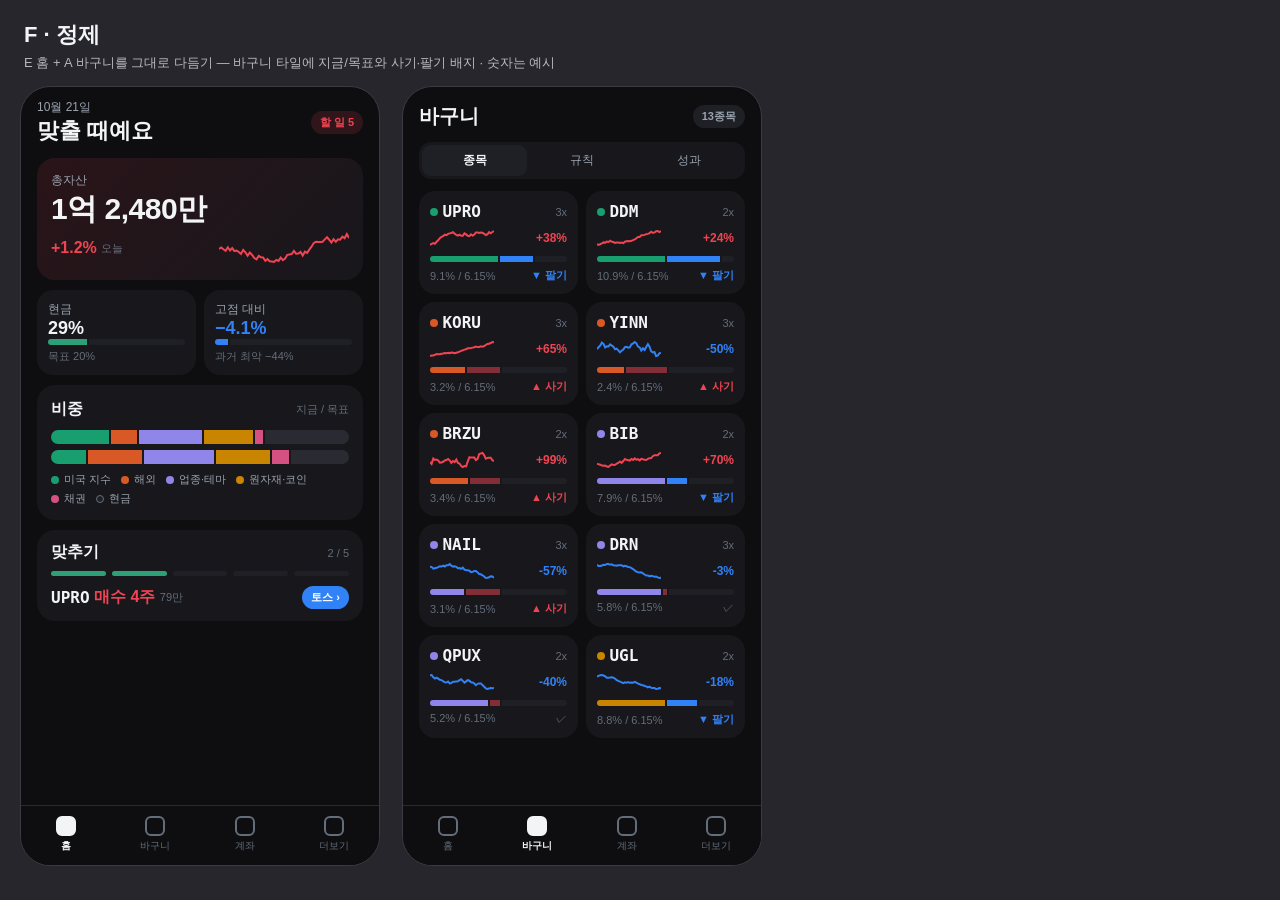
<file: research/mockup_v4.html>
<!doctype html>
<html lang="ko"><head><meta charset="utf-8">
<title>시안 v4 — A 바구니 + E 홈</title>
<style>
  :root{--bg:#0E0E11;--card:#17171C;--card2:#1F1F26;--line:#2A2A33;--t1:#F2F4F6;--t2:#9AA3AE;--t3:#646E7A;
    --up:#F04452;--down:#3182F6;--acc:#3182F6;--ok:#2EA078;
    --cash:#2A2A33;--c1:#199e70;--c2:#d95926;--c3:#9085e9;--c4:#c98500;--c5:#d55181;}
  *{box-sizing:border-box;margin:0;padding:0}
  body{background:#26262c;font-family:"Malgun Gothic",sans-serif;color:var(--t1);padding:20px;width:1180px}
  h2{font-size:22px;margin:0 0 4px 4px} .lead{color:#b8b8c0;font-size:13px;margin:0 0 14px 4px}
  .wrap{display:flex;gap:22px;align-items:flex-start}
  .phone{width:360px;height:780px;background:var(--bg);border-radius:30px;border:1px solid #3a3a42;overflow:hidden;display:flex;flex-direction:column;position:relative}
  .scr{flex:1;padding:16px 16px 0;overflow:hidden}
  .tabs{display:flex;height:60px;border-top:1px solid var(--line);background:var(--bg)}
  .tabs div{flex:1;text-align:center;font-size:10px;color:var(--t3);padding-top:10px}
  .tabs div i{display:block;width:20px;height:20px;margin:0 auto 3px;border-radius:6px;border:2px solid var(--t3)}
  .tabs .on{color:var(--t1);font-weight:700} .tabs .on i{border-color:var(--t1);background:var(--t1)}
  .card{background:var(--card);border-radius:18px;padding:14px;margin-bottom:10px}
  .lbl{font-size:12px;color:var(--t2)} .big{font-size:30px;font-weight:800;letter-spacing:-.5px}
  .mid{font-size:18px;font-weight:800} .sm{font-size:11px;color:var(--t3)}
  .row{display:flex;align-items:center} .sp{flex:1}
  .up{color:var(--up)} .down{color:var(--down)}
  .pill{font-size:11px;font-weight:700;padding:4px 9px;border-radius:99px;background:var(--card2);color:var(--t2)}
  .pill.hot{background:rgba(240,68,82,.15);color:var(--up)}
  .btn{background:var(--acc);color:#fff;font-weight:800;text-align:center;padding:14px;border-radius:14px;font-size:15px}
  .chip{display:inline-flex;align-items:center;gap:6px;background:var(--card2);border-radius:12px;padding:8px 10px;font-size:12px;font-weight:700;white-space:nowrap}
  .dot{width:8px;height:8px;border-radius:50%;display:inline-block}
  .mono{font-family:Consolas,monospace}
  .hdr{display:flex;align-items:center;margin-bottom:12px}.hdr b{font-size:20px;font-weight:800}
  .seg{display:flex;background:var(--card);border-radius:12px;padding:3px;gap:2px;font-size:12px}
  .seg span{flex:1;text-align:center;padding:7px 0;border-radius:9px;color:var(--t2)} .seg .on{background:var(--card2);color:var(--t1);font-weight:700}
  .tile{background:var(--card);border-radius:16px;padding:11px}
  .grid2{display:grid;grid-template-columns:1fr 1fr;gap:8px}
  .leg{display:flex;flex-wrap:wrap;gap:4px 10px;font-size:11px;color:var(--t2)}
  .leg span{display:inline-flex;align-items:center;gap:5px}
  .step{display:flex;gap:6px} .step i{flex:1;height:5px;border-radius:3px;background:var(--card2)} .step i.on{background:var(--ok)}
  .lst .it{display:flex;align-items:center;padding:9px 0;border-bottom:1px solid var(--line);font-size:13px}
  .ck{width:22px;height:22px;border-radius:7px;border:2px solid var(--t3);margin-right:10px;flex:none}
  .ck.on{background:var(--ok);border-color:var(--ok)}
</style></head>
<body>
<div id="root"></div>
<script>
// ───── 예시 데이터 (가상) ─────
const G=[ // 자산군 — 지금/목표 비중(%)
 {k:'미국 지수',c:'var(--c1)',now:20,tgt:12.3},{k:'해외',c:'var(--c2)',now:9,tgt:18.5},
 {k:'업종·테마',c:'var(--c3)',now:22,tgt:24.6},{k:'원자재·코인',c:'var(--c4)',now:17,tgt:18.5},{k:'채권',c:'var(--c5)',now:3,tgt:6.2}];
const CASH={now:29,tgt:20};
const T=[ // 종목 — 그룹, 지금/목표(%), 1년, 변동성, 배수
 ['UPRO',0,9.1,6.15,38,38,3],['DDM',0,10.9,6.15,24,25,2],['KORU',1,3.2,6.15,65,175,3],['YINN',1,2.4,6.15,-50,56,3],['BRZU',1,3.4,6.15,99,56,2],
 ['BIB',2,7.9,6.15,70,45,2],['NAIL',2,3.1,6.15,-57,87,3],['DRN',2,5.8,6.15,-3,43,3],['QPUX',2,5.2,6.15,-40,177,2],
 ['UGL',3,8.8,6.15,-18,59,2],['BITX',3,3.9,6.15,-57,90,2],['ERX',3,4.3,6.15,139,44,2],['UBT',4,3.0,6.15,-20,19,2]]
 .map(([t,g,n,tg,r,v,l])=>({t,g,n,tg,r,v,l,d:(n/tg-1)*100}));
function rnd(s){return()=>{s=Math.sin(s)*10000;return s-Math.floor(s)}}
function walk(n,seed,drift=0.0006,vol=0.012,start=100){const r=rnd(seed);let v=start,a=[];for(let i=0;i<n;i++){v*=1+drift+(r()-.5)*2*vol;a.push(v)}return a}
const HIST=walk(180,7,0.0009,0.014,0.72).map(x=>x*1e8);
const fmt=v=>v>=1e8?`${Math.floor(v/1e8)}억 ${Math.round(v%1e8/1e4).toLocaleString()}만`:`${Math.round(v/1e4).toLocaleString()}만`;

// ───── 그래프 조각 ─────
function donut(seg,size,th,gap=2,inner=''){ // seg:[{v,c}]
 const r=size/2-th/2,C=2*Math.PI*r,tot=seg.reduce((a,b)=>a+b.v,0);let off=0,s='';
 seg.forEach(x=>{const L=x.v/tot*C-gap;s+=`<circle r="${r}" cx="${size/2}" cy="${size/2}" fill="none" stroke="${x.c}" stroke-width="${th}" stroke-dasharray="${Math.max(L,0)} ${C}" stroke-dashoffset="${-off}" transform="rotate(-90 ${size/2} ${size/2})"/>`;off+=x.v/tot*C});
 return `<svg width="${size}" height="${size}">${s}${inner}</svg>`}
function line(a,w,h,col='var(--up)',fill=true,marks=[]){
 const mn=Math.min(...a),mx=Math.max(...a),X=i=>i/(a.length-1)*w,Y=v=>h-4-(v-mn)/(mx-mn)*(h-8);
 const d=a.map((v,i)=>`${i?'L':'M'}${X(i).toFixed(1)},${Y(v).toFixed(1)}`).join('');
 const m=marks.map(i=>`<circle cx="${X(i)}" cy="${Y(a[i])}" r="4.5" fill="var(--bg)" stroke="var(--t1)" stroke-width="2"/>`).join('');
 return `<svg width="${w}" height="${h}">${fill?`<defs><linearGradient id="g${w}${h}" x1="0" y1="0" x2="0" y2="1"><stop offset="0" stop-color="${col}" stop-opacity=".28"/><stop offset="1" stop-color="${col}" stop-opacity="0"/></linearGradient></defs><path d="${d}L${w},${h}L0,${h}Z" fill="url(#g${w}${h})"/>`:''}<path d="${d}" fill="none" stroke="${col}" stroke-width="2"/>${m}</svg>`}
function spark(seed,up,w=64,h=22){return line(walk(40,seed,up?0.004:-0.004,0.02),w,h,up?'var(--up)':'var(--down)',false)}
function gauge(p,size){ // 반원 게이지 0..1
 const r=size/2-10,cx=size/2,cy=size/2,a=Math.PI*(1-p),x=cx+r*Math.cos(a),y=cy-r*Math.sin(a);
 return `<svg width="${size}" height="${size/2+10}"><path d="M${cx-r},${cy} A${r},${r} 0 0 1 ${cx+r},${cy}" stroke="var(--card2)" stroke-width="14" fill="none" stroke-linecap="round"/>
 <path d="M${cx-r},${cy} A${r},${r} 0 0 1 ${x},${y}" stroke="var(--up)" stroke-width="14" fill="none" stroke-linecap="round"/></svg>`}
function stack(items,h=12,r=6){return `<div style="display:flex;height:${h}px;border-radius:${r}px;overflow:hidden;gap:2px">${items.map(x=>`<div style="flex:${x.v};background:${x.c}"></div>`).join('')}</div>`}
const legend=()=>`<div class="leg">${G.map(g=>`<span><i class="dot" style="background:${g.c}"></i>${g.k}</span>`).join('')}<span><i class="dot" style="background:var(--card2);border:1px solid var(--t3)"></i>현금</span></div>`;
function devbar(d,w=120){const f=Math.min(Math.abs(d),100)/100*(w/2);return `<svg width="${w}" height="10"><rect x="0" y="4" width="${w}" height="2" fill="var(--card2)"/><rect x="${d>=0?w/2:w/2-f}" y="1" width="${f}" height="8" rx="3" fill="${d>=0?'var(--down)':'var(--up)'}"/><rect x="${w/2-1}" y="0" width="2" height="10" fill="var(--t3)"/></svg>`}
const tabs=on=>`<div class="tabs">${['홈','바구니','계좌','더보기'].map((x,i)=>`<div class="${i===on?'on':''}"><i></i>${x}</div>`).join('')}</div>`;
const todo=[...T.filter(x=>x.d>20).sort((a,b)=>b.d-a.d).slice(0,2),...T.filter(x=>x.d<-20).sort((a,b)=>a.d-b.d).slice(0,3)];

// ───── v4 공통 조각 — A 의 바구니 타일 + E 의 홈 위젯을 바탕으로 ─────
const fmtS=v=>(v>0?'+':'')+v+'%';
function ringPct(p,size,th,col,bg='var(--card2)',inner=''){return donut([{v:p,c:col},{v:100-p,c:bg}],size,th,0,inner)}
function tileA(x,opt={}){ // A 의 종목 타일 (opt.tag = [글자, 색] 이면 아래에 큰 배지)
 const g=G[x.g];
 const bar=stack([{v:Math.min(x.n,x.tg),c:g.c},{v:Math.abs(x.n-x.tg),c:x.n>x.tg?'var(--down)':'rgba(240,68,82,.5)'},{v:Math.max(12-Math.max(x.n,x.tg),0),c:'var(--card2)'}],6,3);
 const badge=Math.abs(x.d)<=20?'<span class="sm">✓</span>':`<span class="${x.d>0?'down':'up'}" style="font-size:11px;font-weight:800">${x.d>0?'▼ 팔기':'▲ 사기'}</span>`;
 return `<div class="tile" style="${opt.style||''}"><div class="row"><i class="dot" style="background:${g.c}"></i>&nbsp;<b class="mono">${x.t}</b><span class="sp"></span><span class="sm">${x.l}x</span></div>
 <div class="row" style="margin-top:6px">${spark(x.t.length*7+x.n,x.r>0,opt.sw||64,opt.sh||22)}<span class="sp"></span><b class="${x.r>0?'up':'down'}" style="font-size:12px">${fmtS(x.r)}</b></div>
 <div style="margin-top:7px">${bar}</div>${opt.tag?`<div style="margin-top:7px;font-size:12px;font-weight:800;color:${opt.tag[1]}">${opt.tag[0]}</div>`:''}${opt.badge?`<div class="row" style="margin-top:6px"><span class="sm">${x.n}% / ${x.tg}%</span><span class="sp"></span>${badge}</div>`:''}</div>`}
const weightCard=(t='비중')=>`<div class="card"><div class="row"><b>${t}</b><span class="sp"></span><span class="sm">지금 / 목표</span></div>
 <div style="margin-top:10px">${stack([...G.map(g=>({v:g.now,c:g.c})),{v:CASH.now,c:'var(--cash)'}],14,7)}</div><div style="margin-top:6px">${stack([...G.map(g=>({v:g.tgt,c:g.c})),{v:CASH.tgt,c:'var(--cash)'}],14,7)}</div><div style="margin-top:8px">${legend()}</div></div>`;
const heroCard=(chartW=130,chartH=36,grad='linear-gradient(135deg,#2a1418,#17171C)')=>`<div class="card" style="background:${grad}"><div class="lbl">총자산</div><div class="big">1억 2,480만</div>
 <div class="row"><b class="up">+1.2%</b>&nbsp;<span class="sm">오늘</span><span class="sp"></span>${line(HIST.slice(-60),chartW,chartH,'var(--up)',false)}</div></div>`;
const miniTiles=()=>`<div class="grid2" style="margin-bottom:10px"><div class="tile"><div class="lbl">현금</div><div class="mid">29%</div>${stack([{v:29,c:'var(--ok)'},{v:71,c:'var(--card2)'}],6,3)}<div class="sm" style="margin-top:4px">목표 20%</div></div>
 <div class="tile"><div class="lbl">고점 대비</div><div class="mid down">−4.1%</div>${stack([{v:4.1,c:'var(--down)'},{v:40,c:'var(--card2)'}],6,3)}<div class="sm" style="margin-top:4px">과거 최악 −44%</div></div></div>`;
const basketHdr=(extra='')=>`<div class="hdr"><b>바구니</b><span class="sp"></span><span class="pill">13종목</span></div><div class="seg" style="margin-bottom:12px"><span class="on">종목</span><span>규칙</span><span>성과</span></div>${extra}`;

// ───── F · 정제 — E 홈 + A 바구니를 그대로 다듬기 ─────
function F(){return [`<div class="scr" style="padding-top:12px"><div class="row" style="margin-bottom:12px"><div><div class="lbl">10월 21일</div><b style="font-size:22px">맞출 때예요</b></div><span class="sp"></span><span class="pill hot">할 일 5</span></div>
 ${heroCard()}${miniTiles()}${weightCard()}
 <div class="card" style="padding:12px 14px"><div class="row"><b>맞추기</b><span class="sp"></span><span class="sm">2 / 5</span></div><div class="step" style="margin:8px 0 10px"><i class="on"></i><i class="on"></i><i></i><i></i><i></i></div>
 <div class="row"><b class="mono">UPRO</b>&nbsp;<span class="up" style="font-weight:800">매수 4주</span>&nbsp;<span class="sm">79만</span><span class="sp"></span><span class="pill" style="background:var(--acc);color:#fff">토스 ›</span></div></div></div>${tabs(0)}`,
 `<div class="scr">${basketHdr()}<div class="grid2">${T.slice(0,10).map(x=>tileA(x,{badge:true})).join('')}</div></div>${tabs(1)}`]}

// ───── G · 라이트 — 같은 구성, 밝은 테마(토스·은행 앱 기본값) ─────
function G_(){return F()}

// ───── H · 위젯 그리드 — 2×2 위젯 + 바구니 타일에 지금/목표 미니 링 ─────
function H(){
 const w=(title,body)=>`<div class="tile" style="height:142px;display:flex;flex-direction:column"><div class="lbl">${title}</div><div style="flex:1;display:flex;align-items:center;justify-content:center">${body}</div></div>`;
 const ring=ringPct(29,86,10,'var(--ok)','var(--card2)',`<text x="43" y="48" text-anchor="middle" fill="var(--t1)" font-size="17" font-weight="800">29%</text>`);
 const todoRing=ringPct(40,86,10,'var(--up)','var(--card2)',`<text x="43" y="49" text-anchor="middle" fill="var(--t1)" font-size="18" font-weight="800">2/5</text>`);
 const dd=line(walk(60,11,-0.001,0.02),130,60,'var(--down)',true);
 return [`<div class="scr" style="padding-top:12px"><div class="row" style="margin-bottom:10px"><b style="font-size:22px">홈</b><span class="sp"></span><span class="pill hot">맞출 때</span></div>
 ${heroCard(150,44)}
 <div class="grid2" style="margin-bottom:10px">${w('현금 · 목표 20%',ring)}${w('맞추기',todoRing)}${w('고점 대비 −4.1%',dd)}${w('비중 지금',donut([...G.map(g=>({v:g.now,c:g.c})),{v:CASH.now,c:'var(--cash)'}],86,12,2))}</div>
 <div class="btn">다음: UPRO 매수 4주</div></div>${tabs(0)}`,
 `<div class="scr">${basketHdr()}<div class="grid2">${T.slice(0,10).map(x=>{const g=G[x.g];return `<div class="tile"><div class="row"><div style="width:44px;height:44px">${donut([{v:x.n,c:g.c},{v:Math.max(12-x.n,0),c:'var(--card2)'}],44,6,0)}</div>
 <div style="margin-left:8px;flex:1"><b class="mono">${x.t}</b> <span class="sm">${x.l}x</span><div class="sm">${x.n}% → ${x.tg}%</div></div></div>
 <div class="row" style="margin-top:6px">${spark(x.t.length*7+x.n,x.r>0,70,20)}<span class="sp"></span><b class="${x.r>0?'up':'down'}" style="font-size:12px">${fmtS(x.r)}</b></div></div>`}).join('')}</div></div>${tabs(1)}`]}

// ───── I · 히어로 차트 — 큰 추이 카드 + 주문 가로 카드, 바구니는 자산군 섹션별 타일 ─────
function I(){
 const ord=[['DDM','매도',9,'+77%'],['UPRO','매도',6,'+48%'],['YINN','매수',7,'−61%'],['UBT','매수',43,'−51%']];
 return [`<div class="scr" style="padding-top:12px"><div class="card" style="background:linear-gradient(160deg,#1d1f2b,#141418);padding:16px">
 <div class="row"><div><div class="lbl">총자산</div><div class="big">1억 2,480만</div><div class="row" style="gap:8px"><b class="up">+2,180만</b><span class="sm">원금 대비 +21.2%</span></div></div></div>
 <div style="margin:10px -4px 0">${line(HIST,304,110,'var(--up)',true,[60,121])}</div>
 <div class="seg" style="margin-top:8px;background:transparent"><span>1M</span><span>3M</span><span class="on">6M</span><span>1Y</span><span>전체</span></div></div>
 ${miniTiles()}
 <div class="row" style="margin:4px 0 8px"><b style="font-size:16px">맞추기</b><span class="sp"></span><span class="pill hot">2 / 5</span></div>
 <div style="display:flex;gap:8px;overflow:hidden">${ord.map(([t,a,q,d],i)=>`<div class="tile" style="min-width:118px;${i<2?'opacity:.45':''}"><div class="row"><b class="mono">${t}</b><span class="sp"></span>${i<2?'<span style="color:var(--ok)">✓</span>':''}</div>
 <div class="${a==='매도'?'down':'up'}" style="font-weight:800;font-size:16px;margin-top:6px">${a} ${q}주</div><div class="sm">목표 대비 ${d}</div></div>`).join('')}</div></div>${tabs(0)}`,
 `<div class="scr">${basketHdr()}${G.slice(0,3).map((g,gi)=>`<div class="row" style="margin:6px 0"><span style="width:4px;height:16px;border-radius:2px;background:${g.c}"></span>&nbsp;<b style="font-size:13px">${g.k}</b><span class="sp"></span><span class="sm">${g.now}% → ${g.tgt}%</span></div>
 <div class="grid2" style="margin-bottom:8px">${T.filter(x=>x.g===gi).map(x=>tileA(x,{badge:true})).join('')}</div>`).join('')}</div>${tabs(1)}`]}

// ───── J · 액션 우선 — 맨 위가 '다음 할 일' 큰 카드, 바구니는 사기/팔기 배지 큰 타일 ─────
function J(){
 return [`<div class="scr" style="padding-top:12px"><div class="row" style="margin-bottom:10px"><b style="font-size:22px">홈</b><span class="sp"></span><span class="sm">1억 2,480만 · <span class="up">+1.2%</span></span></div>
 <div class="card" style="background:linear-gradient(135deg,#3a1219,#1b1218);padding:18px">
 <div class="row"><span class="pill hot">다음 할 일 · 3/5</span><span class="sp"></span><div style="width:46px;height:46px">${ringPct(40,46,6,'var(--up)','rgba(255,255,255,.12)')}</div></div>
 <div style="margin-top:6px"><span class="mono" style="font-size:30px;font-weight:800">UPRO</span></div>
 <div class="up" style="font-size:24px;font-weight:800">매수 4주</div><div class="sm" style="margin:4px 0 12px">1주 $149.60 · 약 79만 · S&P500 3배</div>
 <div class="btn" style="background:#fff;color:#111">토스에서 주문</div><div class="row sm" style="margin-top:10px"><span>건너뛰기</span><span class="sp"></span><span>목록 보기 ›</span></div></div>
 ${miniTiles()}${weightCard('비중')}</div>${tabs(0)}`,
 `<div class="scr">${basketHdr()}<div class="grid2">${T.slice(0,10).map(x=>{const st=Math.abs(x.d)<=20?['✓ 목표 근처','var(--t3)','transparent']:x.d>0?['▼ 팔 것','var(--down)','rgba(49,130,246,.12)']:['▲ 살 것','var(--up)','rgba(240,68,82,.12)'];
 return tileA(x,{style:`background:linear-gradient(180deg,${st[2]},var(--card))`,tag:[st[0],st[1]]})}).join('')}</div></div>${tabs(1)}`]}

const ALL={F:['F · 정제','E 홈 + A 바구니를 그대로 다듬기 — 바구니 타일에 지금/목표와 사기·팔기 배지',F],
 G:['G · 라이트','F 와 같은 구성, 밝은 테마',G_],
 H:['H · 위젯 그리드','홈은 2×2 위젯(현금 링·맞추기 링·낙폭·비중 도넛), 타일에 미니 링',H],
 I:['I · 히어로 차트','큰 자산 추이 카드가 위, 맞추기는 가로로 넘기는 카드. 바구니는 자산군별로 묶은 타일',I],
 J:['J · 액션 우선','맨 위가 "다음 할 일" 큰 카드 — 토스로 바로. 타일은 사기·팔기 색으로',J]};
const k=(new URLSearchParams(location.search).get('c')||'F');const [title,lead,fn]=ALL[k];const [h,b]=fn();
if(k==='G'){const r=document.documentElement.style;Object.entries({'--bg':'#F4F5F7','--card':'#FFFFFF','--card2':'#ECEEF1','--line':'#E2E5E9','--t1':'#191F28','--t2':'#4E5968','--t3':'#8B95A1','--cash':'#D5D9DE'}).forEach(([a,v])=>r.setProperty(a,v));}
document.getElementById('root').innerHTML=`<h2 style="color:#F2F4F6">${title}</h2><div class="lead">${lead} · 숫자는 예시</div><div class="wrap"><div class="phone">${h}</div><div class="phone">${b}</div></div>`;
if(k==='G'){document.querySelectorAll('.card').forEach(c=>{if(c.style.background.includes('gradient'))c.style.background='linear-gradient(135deg,#FFE9EC,#FFFFFF)'});document.querySelectorAll('.phone').forEach(p=>p.style.borderColor='#d0d3d8');document.querySelectorAll('svg [fill="#2A2A33"],svg [stroke="#2A2A33"]').forEach(e=>{});}
document.body.style.width='790px';
</script>
</body></html>
</file>
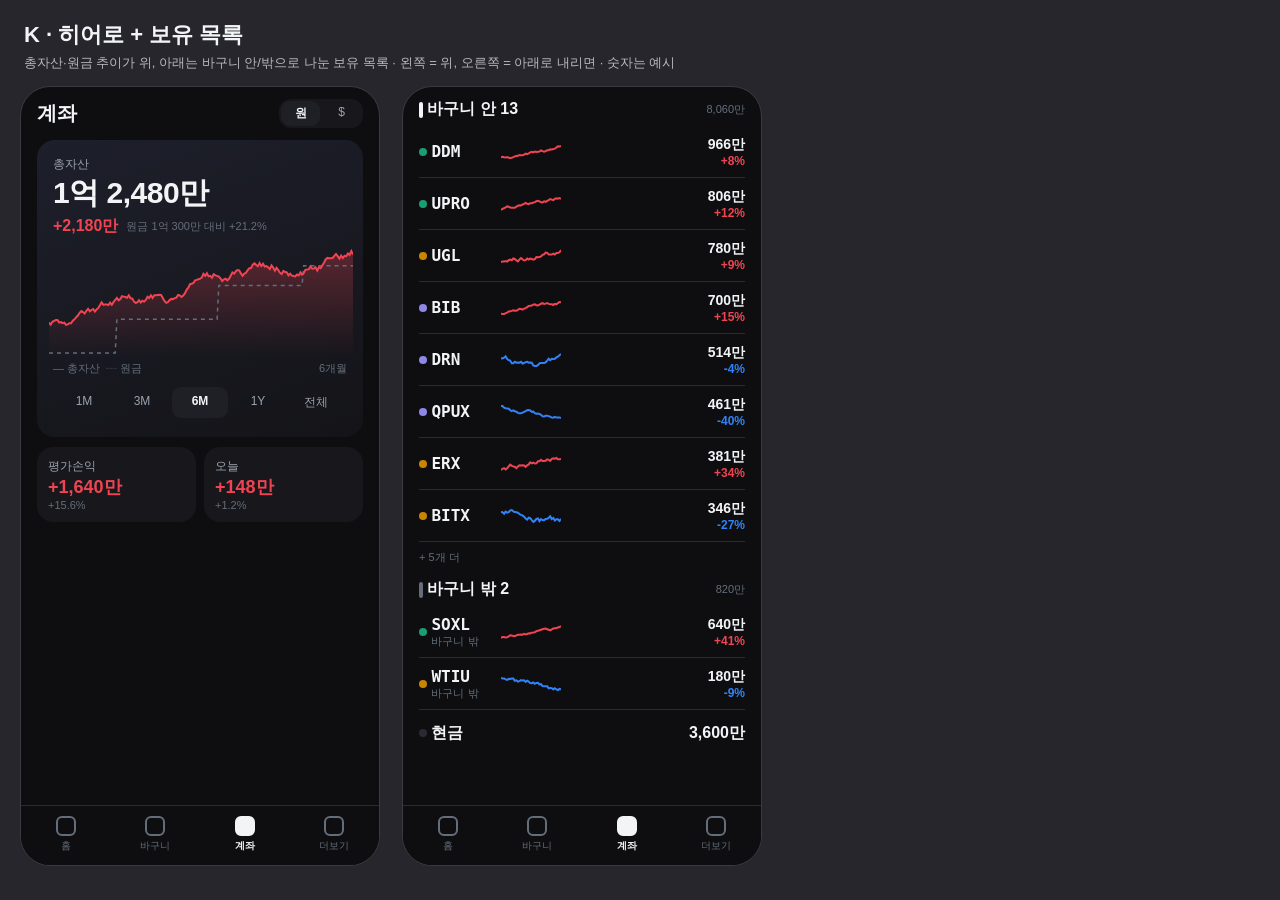
<file: research/mockup_v5.html>
<!doctype html>
<html lang="ko"><head><meta charset="utf-8">
<title>계좌 탭 시안 v5</title>
<style>
  :root{--bg:#0E0E11;--card:#17171C;--card2:#1F1F26;--line:#2A2A33;--t1:#F2F4F6;--t2:#9AA3AE;--t3:#646E7A;
    --up:#F04452;--down:#3182F6;--acc:#3182F6;--ok:#2EA078;
    --cash:#2A2A33;--c1:#199e70;--c2:#d95926;--c3:#9085e9;--c4:#c98500;--c5:#d55181;}
  *{box-sizing:border-box;margin:0;padding:0}
  body{background:#26262c;font-family:"Malgun Gothic",sans-serif;color:var(--t1);padding:20px;width:1180px}
  h2{font-size:22px;margin:0 0 4px 4px} .lead{color:#b8b8c0;font-size:13px;margin:0 0 14px 4px}
  .wrap{display:flex;gap:22px;align-items:flex-start}
  .phone{width:360px;height:780px;background:var(--bg);border-radius:30px;border:1px solid #3a3a42;overflow:hidden;display:flex;flex-direction:column;position:relative}
  .scr{flex:1;padding:16px 16px 0;overflow:hidden}
  .tabs{display:flex;height:60px;border-top:1px solid var(--line);background:var(--bg)}
  .tabs div{flex:1;text-align:center;font-size:10px;color:var(--t3);padding-top:10px}
  .tabs div i{display:block;width:20px;height:20px;margin:0 auto 3px;border-radius:6px;border:2px solid var(--t3)}
  .tabs .on{color:var(--t1);font-weight:700} .tabs .on i{border-color:var(--t1);background:var(--t1)}
  .card{background:var(--card);border-radius:18px;padding:14px;margin-bottom:10px}
  .lbl{font-size:12px;color:var(--t2)} .big{font-size:30px;font-weight:800;letter-spacing:-.5px}
  .mid{font-size:18px;font-weight:800} .sm{font-size:11px;color:var(--t3)}
  .row{display:flex;align-items:center} .sp{flex:1}
  .up{color:var(--up)} .down{color:var(--down)}
  .pill{font-size:11px;font-weight:700;padding:4px 9px;border-radius:99px;background:var(--card2);color:var(--t2)}
  .pill.hot{background:rgba(240,68,82,.15);color:var(--up)}
  .btn{background:var(--acc);color:#fff;font-weight:800;text-align:center;padding:14px;border-radius:14px;font-size:15px}
  .chip{display:inline-flex;align-items:center;gap:6px;background:var(--card2);border-radius:12px;padding:8px 10px;font-size:12px;font-weight:700;white-space:nowrap}
  .dot{width:8px;height:8px;border-radius:50%;display:inline-block}
  .mono{font-family:Consolas,monospace}
  .hdr{display:flex;align-items:center;margin-bottom:12px}.hdr b{font-size:20px;font-weight:800}
  .seg{display:flex;background:var(--card);border-radius:12px;padding:3px;gap:2px;font-size:12px}
  .seg span{flex:1;text-align:center;padding:7px 0;border-radius:9px;color:var(--t2)} .seg .on{background:var(--card2);color:var(--t1);font-weight:700}
  .tile{background:var(--card);border-radius:16px;padding:11px}
  .grid2{display:grid;grid-template-columns:1fr 1fr;gap:8px}
  .leg{display:flex;flex-wrap:wrap;gap:4px 10px;font-size:11px;color:var(--t2)}
  .leg span{display:inline-flex;align-items:center;gap:5px}
  .step{display:flex;gap:6px} .step i{flex:1;height:5px;border-radius:3px;background:var(--card2)} .step i.on{background:var(--ok)}
  .lst .it{display:flex;align-items:center;padding:9px 0;border-bottom:1px solid var(--line);font-size:13px}
  .ck{width:22px;height:22px;border-radius:7px;border:2px solid var(--t3);margin-right:10px;flex:none}
  .ck.on{background:var(--ok);border-color:var(--ok)}
</style></head>
<body>
<div id="root"></div>
<script>
// ───── 예시 데이터 (가상) ─────
const G=[ // 자산군 — 지금/목표 비중(%)
 {k:'미국 지수',c:'var(--c1)',now:20,tgt:12.3},{k:'해외',c:'var(--c2)',now:9,tgt:18.5},
 {k:'업종·테마',c:'var(--c3)',now:22,tgt:24.6},{k:'원자재·코인',c:'var(--c4)',now:17,tgt:18.5},{k:'채권',c:'var(--c5)',now:3,tgt:6.2}];
const CASH={now:29,tgt:20};
const T=[ // 종목 — 그룹, 지금/목표(%), 1년, 변동성, 배수
 ['UPRO',0,9.1,6.15,38,38,3],['DDM',0,10.9,6.15,24,25,2],['KORU',1,3.2,6.15,65,175,3],['YINN',1,2.4,6.15,-50,56,3],['BRZU',1,3.4,6.15,99,56,2],
 ['BIB',2,7.9,6.15,70,45,2],['NAIL',2,3.1,6.15,-57,87,3],['DRN',2,5.8,6.15,-3,43,3],['QPUX',2,5.2,6.15,-40,177,2],
 ['UGL',3,8.8,6.15,-18,59,2],['BITX',3,3.9,6.15,-57,90,2],['ERX',3,4.3,6.15,139,44,2],['UBT',4,3.0,6.15,-20,19,2]]
 .map(([t,g,n,tg,r,v,l])=>({t,g,n,tg,r,v,l,d:(n/tg-1)*100}));
function rnd(s){return()=>{s=Math.sin(s)*10000;return s-Math.floor(s)}}
function walk(n,seed,drift=0.0006,vol=0.012,start=100){const r=rnd(seed);let v=start,a=[];for(let i=0;i<n;i++){v*=1+drift+(r()-.5)*2*vol;a.push(v)}return a}
const HIST=walk(180,7,0.0009,0.014,0.72).map(x=>x*1e8);
const fmt=v=>v>=1e8?`${Math.floor(v/1e8)}억 ${Math.round(v%1e8/1e4).toLocaleString()}만`:`${Math.round(v/1e4).toLocaleString()}만`;

// ───── 그래프 조각 ─────
function donut(seg,size,th,gap=2,inner=''){ // seg:[{v,c}]
 const r=size/2-th/2,C=2*Math.PI*r,tot=seg.reduce((a,b)=>a+b.v,0);let off=0,s='';
 seg.forEach(x=>{const L=x.v/tot*C-gap;s+=`<circle r="${r}" cx="${size/2}" cy="${size/2}" fill="none" stroke="${x.c}" stroke-width="${th}" stroke-dasharray="${Math.max(L,0)} ${C}" stroke-dashoffset="${-off}" transform="rotate(-90 ${size/2} ${size/2})"/>`;off+=x.v/tot*C});
 return `<svg width="${size}" height="${size}">${s}${inner}</svg>`}
function line(a,w,h,col='var(--up)',fill=true,marks=[]){
 const mn=Math.min(...a),mx=Math.max(...a),X=i=>i/(a.length-1)*w,Y=v=>h-4-(v-mn)/(mx-mn)*(h-8);
 const d=a.map((v,i)=>`${i?'L':'M'}${X(i).toFixed(1)},${Y(v).toFixed(1)}`).join('');
 const m=marks.map(i=>`<circle cx="${X(i)}" cy="${Y(a[i])}" r="4.5" fill="var(--bg)" stroke="var(--t1)" stroke-width="2"/>`).join('');
 return `<svg width="${w}" height="${h}">${fill?`<defs><linearGradient id="g${w}${h}" x1="0" y1="0" x2="0" y2="1"><stop offset="0" stop-color="${col}" stop-opacity=".28"/><stop offset="1" stop-color="${col}" stop-opacity="0"/></linearGradient></defs><path d="${d}L${w},${h}L0,${h}Z" fill="url(#g${w}${h})"/>`:''}<path d="${d}" fill="none" stroke="${col}" stroke-width="2"/>${m}</svg>`}
function spark(seed,up,w=64,h=22){return line(walk(40,seed,up?0.004:-0.004,0.02),w,h,up?'var(--up)':'var(--down)',false)}
function gauge(p,size){ // 반원 게이지 0..1
 const r=size/2-10,cx=size/2,cy=size/2,a=Math.PI*(1-p),x=cx+r*Math.cos(a),y=cy-r*Math.sin(a);
 return `<svg width="${size}" height="${size/2+10}"><path d="M${cx-r},${cy} A${r},${r} 0 0 1 ${cx+r},${cy}" stroke="var(--card2)" stroke-width="14" fill="none" stroke-linecap="round"/>
 <path d="M${cx-r},${cy} A${r},${r} 0 0 1 ${x},${y}" stroke="var(--up)" stroke-width="14" fill="none" stroke-linecap="round"/></svg>`}
function stack(items,h=12,r=6){return `<div style="display:flex;height:${h}px;border-radius:${r}px;overflow:hidden;gap:2px">${items.map(x=>`<div style="flex:${x.v};background:${x.c}"></div>`).join('')}</div>`}
const legend=()=>`<div class="leg">${G.map(g=>`<span><i class="dot" style="background:${g.c}"></i>${g.k}</span>`).join('')}<span><i class="dot" style="background:var(--card2);border:1px solid var(--t3)"></i>현금</span></div>`;
function devbar(d,w=120){const f=Math.min(Math.abs(d),100)/100*(w/2);return `<svg width="${w}" height="10"><rect x="0" y="4" width="${w}" height="2" fill="var(--card2)"/><rect x="${d>=0?w/2:w/2-f}" y="1" width="${f}" height="8" rx="3" fill="${d>=0?'var(--down)':'var(--up)'}"/><rect x="${w/2-1}" y="0" width="2" height="10" fill="var(--t3)"/></svg>`}
const tabs=on=>`<div class="tabs">${['홈','바구니','계좌','더보기'].map((x,i)=>`<div class="${i===on?'on':''}"><i></i>${x}</div>`).join('')}</div>`;
const todo=[...T.filter(x=>x.d>20).sort((a,b)=>b.d-a.d).slice(0,2),...T.filter(x=>x.d<-20).sort((a,b)=>a.d-b.d).slice(0,3)];

// ───── v4 공통 조각 — A 의 바구니 타일 + E 의 홈 위젯을 바탕으로 ─────
const fmtS=v=>(v>0?'+':'')+v+'%';
function ringPct(p,size,th,col,bg='var(--card2)',inner=''){return donut([{v:p,c:col},{v:100-p,c:bg}],size,th,0,inner)}
function tileA(x,opt={}){ // A 의 종목 타일 (opt.tag = [글자, 색] 이면 아래에 큰 배지)
 const g=G[x.g];
 const bar=stack([{v:Math.min(x.n,x.tg),c:g.c},{v:Math.abs(x.n-x.tg),c:x.n>x.tg?'var(--down)':'rgba(240,68,82,.5)'},{v:Math.max(12-Math.max(x.n,x.tg),0),c:'var(--card2)'}],6,3);
 const badge=Math.abs(x.d)<=20?'<span class="sm">✓</span>':`<span class="${x.d>0?'down':'up'}" style="font-size:11px;font-weight:800">${x.d>0?'▼ 팔기':'▲ 사기'}</span>`;
 return `<div class="tile" style="${opt.style||''}"><div class="row"><i class="dot" style="background:${g.c}"></i>&nbsp;<b class="mono">${x.t}</b><span class="sp"></span><span class="sm">${x.l}x</span></div>
 <div class="row" style="margin-top:6px">${spark(x.t.length*7+x.n,x.r>0,opt.sw||64,opt.sh||22)}<span class="sp"></span><b class="${x.r>0?'up':'down'}" style="font-size:12px">${fmtS(x.r)}</b></div>
 <div style="margin-top:7px">${bar}</div>${opt.tag?`<div style="margin-top:7px;font-size:12px;font-weight:800;color:${opt.tag[1]}">${opt.tag[0]}</div>`:''}${opt.badge?`<div class="row" style="margin-top:6px"><span class="sm">${x.n}% / ${x.tg}%</span><span class="sp"></span>${badge}</div>`:''}</div>`}
const weightCard=(t='비중')=>`<div class="card"><div class="row"><b>${t}</b><span class="sp"></span><span class="sm">지금 / 목표</span></div>
 <div style="margin-top:10px">${stack([...G.map(g=>({v:g.now,c:g.c})),{v:CASH.now,c:'var(--cash)'}],14,7)}</div><div style="margin-top:6px">${stack([...G.map(g=>({v:g.tgt,c:g.c})),{v:CASH.tgt,c:'var(--cash)'}],14,7)}</div><div style="margin-top:8px">${legend()}</div></div>`;
const heroCard=(chartW=130,chartH=36,grad='linear-gradient(135deg,#2a1418,#17171C)')=>`<div class="card" style="background:${grad}"><div class="lbl">총자산</div><div class="big">1억 2,480만</div>
 <div class="row"><b class="up">+1.2%</b>&nbsp;<span class="sm">오늘</span><span class="sp"></span>${line(HIST.slice(-60),chartW,chartH,'var(--up)',false)}</div></div>`;
const miniTiles=()=>`<div class="grid2" style="margin-bottom:10px"><div class="tile"><div class="lbl">현금</div><div class="mid">29%</div>${stack([{v:29,c:'var(--ok)'},{v:71,c:'var(--card2)'}],6,3)}<div class="sm" style="margin-top:4px">목표 20%</div></div>
 <div class="tile"><div class="lbl">고점 대비</div><div class="mid down">−4.1%</div>${stack([{v:4.1,c:'var(--down)'},{v:40,c:'var(--card2)'}],6,3)}<div class="sm" style="margin-top:4px">과거 최악 −44%</div></div></div>`;
const basketHdr=(extra='')=>`<div class="hdr"><b>바구니</b><span class="sp"></span><span class="pill">13종목</span></div><div class="seg" style="margin-bottom:12px"><span class="on">종목</span><span>규칙</span><span>성과</span></div>${extra}`;

function squarify(items,x,y,w,h){ // 단순 슬라이스앤다이스(행 교대)
 let out=[],tot=items.reduce((a,b)=>a+b.n,0),cx=x,cy=y,rest=[...items].sort((a,b)=>b.n-a.n),vert=w<h;
 while(rest.length){const take=rest.splice(0,Math.min(3,rest.length)),s=take.reduce((a,b)=>a+b.n,0),frac=s/rest.concat(take).reduce((a,b)=>a+b.n,0);
  if(!vert){const ww=w*frac;let yy=cy;take.forEach(t=>{const hh=h*t.n/s;out.push({...t,x:cx,y:yy,w:ww,h:hh});yy+=hh});cx+=ww;w-=ww}
  else{const hh=h*frac;let xx=cx;take.forEach(t=>{const ww=w*t.n/s;out.push({...t,x:xx,y:cy,w:ww,h:hh});xx+=ww});cy+=hh;h-=hh}vert=!vert}return out}

// ───── 계좌 탭 시안 — I(히어로 차트) 느낌에 맞춘다 ─────
// 보유 예시: 바구니 13 + 바구니 밖 2. 금액(만원)·평가손익률·오늘 등락
const H=[...T.map((x,i)=>({t:x.t,g:x.g,v:Math.round(x.n*124.8*0.71),pnl:[12,8,-6,-18,22,15,-31,-4,-40,9,-27,34,-11][i],day:[2.1,0.8,3.4,-1.2,1.9,0.4,-2.8,-0.6,-4.1,0.3,-3.2,1.1,-0.2][i],out:false})),
 {t:'SOXL',g:0,v:640,pnl:41,day:3.9,out:true},{t:'WTIU',g:3,v:180,pnl:-9,day:-0.7,out:true}].sort((a,b)=>b.v-a.v);
const PRIN=HIST.map((_,i)=>i<40?0.62e8:i<100?0.74e8:i<150?0.86e8:0.93e8);
const tabs3=tabs(2);
const sgn=v=>(v>0?'+':'')+v;
const hdrA=(r='')=>`<div class="hdr"><b>계좌</b><span class="sp"></span>${r||'<div class="seg" style="width:84px;padding:2px"><span class="on" style="padding:4px 0">원</span><span style="padding:4px 0">$</span></div>'}</div>`;
function twoLine(a,b,w,h){ // 총자산(빨강 영역) + 원금(점선) — 한 축
 const all=[...a,...b],mn=Math.min(...all),mx=Math.max(...all),X=i=>i/(a.length-1)*w,Y=v=>h-4-(v-mn)/(mx-mn)*(h-8);
 const d=a.map((v,i)=>`${i?'L':'M'}${X(i).toFixed(1)},${Y(v).toFixed(1)}`).join(''),p=b.map((v,i)=>`${i?'L':'M'}${X(i).toFixed(1)},${Y(v).toFixed(1)}`).join('');
 return `<svg width="${w}" height="${h}"><defs><linearGradient id="tl" x1="0" y1="0" x2="0" y2="1"><stop offset="0" stop-color="var(--up)" stop-opacity=".3"/><stop offset="1" stop-color="var(--up)" stop-opacity="0"/></linearGradient></defs>
 <path d="${d}L${w},${h}L0,${h}Z" fill="url(#tl)"/><path d="${p}" fill="none" stroke="var(--t3)" stroke-width="1.5" stroke-dasharray="4 4"/><path d="${d}" fill="none" stroke="var(--up)" stroke-width="2"/></svg>`}
const heroAcct=(chart=true)=>`<div class="card" style="background:linear-gradient(160deg,#1d1f2b,#141418);padding:16px">
 <div class="lbl">총자산</div><div class="big">1억 2,480만</div>
 <div class="row" style="gap:8px;margin-top:2px"><b class="up">+2,180만</b><span class="sm">원금 1억 300만 대비 +21.2%</span></div>
 ${chart?`<div style="margin:10px -4px 0">${twoLine(HIST,PRIN,304,110)}</div><div class="row sm"><span>— 총자산</span>&nbsp;&nbsp;<span>┄ 원금</span><span class="sp"></span><span>6개월</span></div>
 <div class="seg" style="margin-top:8px;background:transparent"><span>1M</span><span>3M</span><span class="on">6M</span><span>1Y</span><span>전체</span></div>`:''}</div>`;
const holdRow=(h,opt={})=>`<div class="row" style="height:52px;border-bottom:1px solid var(--line)"><i class="dot" style="background:${G[h.g].c}"></i>&nbsp;<div style="width:${opt.w||70}px"><b class="mono">${h.t}</b>${h.out?'<div class="sm">바구니 밖</div>':''}</div>
 ${opt.spark!==false?spark(h.t.length*5+h.v,h.pnl>0,60,20):''}<span class="sp"></span><div style="text-align:right"><div style="font-weight:700;font-size:14px">${h.v.toLocaleString()}만</div><div class="${h.pnl>0?'up':'down'}" style="font-size:12px;font-weight:700">${sgn(h.pnl)}%</div></div></div>`;

// ── K · 히어로 + 보유 목록 (바구니 안/밖) ──
function K(){
 const inB=H.filter(h=>!h.out),outB=H.filter(h=>h.out);
 return [`<div class="scr" style="padding-top:12px">${hdrA()}${heroAcct()}
 <div class="grid2"><div class="tile"><div class="lbl">평가손익</div><div class="mid up">+1,640만</div><div class="sm">+15.6%</div></div><div class="tile"><div class="lbl">오늘</div><div class="mid up">+148만</div><div class="sm">+1.2%</div></div></div></div>${tabs3}`,
 `<div class="scr" style="padding-top:12px"><div class="row" style="margin-bottom:6px"><span style="width:4px;height:16px;border-radius:2px;background:var(--t1)"></span>&nbsp;<b>바구니 안 13</b><span class="sp"></span><span class="sm">8,060만</span></div>
 ${inB.slice(0,8).map(h=>holdRow(h)).join('')}<div class="sm" style="padding:8px 0">+ 5개 더</div>
 <div class="row" style="margin:6px 0"><span style="width:4px;height:16px;border-radius:2px;background:var(--t3)"></span>&nbsp;<b>바구니 밖 2</b><span class="sp"></span><span class="sm">820만</span></div>
 ${outB.map(h=>holdRow(h)).join('')}
 <div class="row" style="height:46px"><i class="dot" style="background:var(--cash)"></i>&nbsp;<b>현금</b><span class="sp"></span><b>3,600만</b></div></div>${tabs3}`]}

// ── L · 손익 중심 — 월별 막대 + 종목별 손익 기여 ──
function L(){
 const mon=[3.1,-1.8,4.6,2.2,-3.4,5.1,1.4,-0.9,3.8,2.6,-1.2,1.9],mx=6;
 const bars=`<svg width="304" height="120"><line x1="0" y1="60" x2="304" y2="60" stroke="var(--line)"/>${mon.map((m,i)=>{const h=Math.abs(m)/mx*56;return `<rect x="${i*25.3+4}" y="${m>0?60-h:60}" width="17" height="${h}" rx="4" fill="${m>0?'var(--up)':'var(--down)'}"/>`}).join('')}</svg>`;
 const contrib=H.slice(0,9).map(h=>({t:h.t,c:Math.round(h.v*h.pnl/100)})).sort((a,b)=>b.c-a.c),cm=Math.max(...contrib.map(c=>Math.abs(c.c)));
 return [`<div class="scr" style="padding-top:12px">${hdrA()}
 <div class="card" style="background:linear-gradient(160deg,#2a1418,#141418);padding:16px"><div class="lbl">평가손익</div><div class="big up">+1,640만</div><div class="row" style="gap:8px"><b class="up">+15.6%</b><span class="sm">총자산 1억 2,480만</span></div>
 <div style="margin-top:12px">${bars}</div><div class="row sm"><span>11월</span><span class="sp"></span><span>월별 수익률</span><span class="sp"></span><span>10월</span></div></div>
 <div class="grid2"><div class="tile"><div class="lbl">올해</div><div class="mid up">+18.4%</div></div><div class="tile"><div class="lbl">최고의 달</div><div class="mid up">+5.1%</div><div class="sm">4월</div></div></div></div>${tabs3}`,
 `<div class="scr" style="padding-top:12px"><div class="row" style="margin-bottom:10px"><b>누가 벌고 누가 잃었나</b><span class="sp"></span><span class="sm">평가손익 기여</span></div>
 ${contrib.map(c=>{const w=Math.abs(c.c)/cm*120;return `<div class="row" style="height:36px"><b class="mono" style="width:52px">${c.t}</b><svg width="200" height="14"><line x1="100" y1="0" x2="100" y2="14" stroke="var(--t3)"/><rect x="${c.c>0?100:100-w*.8}" y="2" width="${w*.8}" height="10" rx="4" fill="${c.c>0?'var(--up)':'var(--down)'}"/></svg><span class="sp"></span><span class="${c.c>0?'up':'down'}" style="font-size:12px;font-weight:700;white-space:nowrap">${sgn(c.c)}만</span></div>`}).join('')}
 <div class="card" style="margin-top:12px"><div class="row"><span class="lbl">실현 손익 · 올해</span><span class="sp"></span><b class="up">+186만</b></div><div style="margin-top:8px;position:relative">${stack([{v:186,c:'var(--up)'},{v:64,c:'var(--card2)'}],8,4)}</div><div class="row sm" style="margin-top:4px"><span>해외 양도세 공제 250만까지</span><span class="sp"></span><span>64만 남음</span></div></div></div>${tabs3}`]}

// ── M · 구성 중심 — 도넛 + 트리맵(크기=금액, 색=수익률) ──
function M(){
 const ring=donut([...G.map(g=>({v:g.now,c:g.c})),{v:CASH.now,c:'var(--cash)'}],200,24,3,
  `<text x="100" y="94" text-anchor="middle" fill="var(--t2)" font-size="12">총자산</text><text x="100" y="118" text-anchor="middle" fill="var(--t1)" font-size="20" font-weight="800">1억 2,480만</text>`);
 const cells=squarify(H.map(h=>({...h,n:h.v})),0,0,328,330);
 const col=p=>{const a=Math.min(Math.abs(p),40)/40;return p>0?`rgba(240,68,82,${.2+.65*a})`:`rgba(49,130,246,${.2+.65*a})`};
 return [`<div class="scr" style="padding-top:12px">${hdrA()}<div style="display:flex;justify-content:center;margin:4px 0 10px">${ring}</div>${legend()}
 <div class="grid2" style="margin-top:12px"><div class="tile"><div class="lbl">투자</div><div class="mid">8,880만</div><div class="sm">71%</div></div><div class="tile"><div class="lbl">현금</div><div class="mid">3,600만</div><div class="sm">29% · 목표 20%</div></div></div>
 <div class="row" style="margin-top:12px"><span class="lbl">평가손익</span><span class="sp"></span><b class="up">+1,640만 (+15.6%)</b></div></div>${tabs3}`,
 `<div class="scr" style="padding-top:12px"><div class="row" style="margin-bottom:8px"><b>보유 지도</b><span class="sp"></span><span class="sm">크기 = 금액 · 색 = 수익률</span></div>
 <svg width="328" height="330">${cells.map(c=>`<rect x="${c.x+1}" y="${c.y+1}" width="${c.w-2}" height="${c.h-2}" rx="8" fill="${col(c.pnl)}"/>${c.w>42&&c.h>30?`<text x="${c.x+8}" y="${c.y+19}" fill="#fff" font-size="12" font-weight="800" font-family="Consolas">${c.t}</text><text x="${c.x+8}" y="${c.y+34}" fill="rgba(255,255,255,.8)" font-size="10.5">${sgn(c.pnl)}%</text>`:''}`).join('')}</svg>
 <div class="row sm" style="margin-top:8px"><span class="dot" style="background:var(--up)"></span>&nbsp;수익&nbsp;&nbsp;<span class="dot" style="background:var(--down)"></span>&nbsp;손실&nbsp;&nbsp;진할수록 큼</div>
 <div class="lst" style="margin-top:6px">${H.slice(0,3).map(h=>holdRow(h,{spark:false})).join('')}</div></div>${tabs3}`]}

// ── N · 일별 — 오늘 손익 히어로 + 손익 캘린더 + 오늘 많이 움직인 것 ──
function N(){
 const r=rnd(5),days=[];for(let i=0;i<35;i++)days.push(i%7>4?null:+((r()-.45)*4).toFixed(1));
 const cell=v=>v===null?'<div style="height:36px"></div>':`<div style="height:36px;border-radius:8px;background:${v>0?`rgba(240,68,82,${.15+Math.min(v,3)/3*.7})`:`rgba(49,130,246,${.15+Math.min(-v,3)/3*.7})`};font-size:10px;display:flex;align-items:flex-end;justify-content:center;padding-bottom:3px;color:rgba(255,255,255,.85)">${sgn(v)}</div>`;
 const mov=[...H].sort((a,b)=>Math.abs(b.day)-Math.abs(a.day)).slice(0,5);
 return [`<div class="scr" style="padding-top:12px">${hdrA()}
 <div class="card" style="background:linear-gradient(160deg,#2a1418,#141418);padding:16px"><div class="lbl">오늘</div><div class="big up">+148만</div><div class="row" style="gap:8px"><b class="up">+1.2%</b><span class="sm">총자산 1억 2,480만</span></div>
 <div style="margin-top:10px">${line(walk(78,9,0.0002,0.002),304,70,'var(--up)',true)}</div><div class="row sm"><span>장 시작</span><span class="sp"></span><span>지금</span></div></div>
 <div class="card"><div class="row"><b>10월</b><span class="sp"></span><span class="up" style="font-weight:700">+6.8%</span></div>
 <div style="display:grid;grid-template-columns:repeat(7,1fr);gap:4px;margin-top:8px;font-size:10px;color:var(--t3);text-align:center">${['월','화','수','목','금','토','일'].map(d=>`<div>${d}</div>`).join('')}${days.map(cell).join('')}</div></div></div>${tabs3}`,
 `<div class="scr" style="padding-top:12px"><div class="row" style="margin-bottom:8px"><b>오늘 많이 움직인 것</b></div>
 ${mov.map(h=>{const w=Math.min(Math.abs(h.day),5)/5*140;return `<div class="row" style="height:42px;border-bottom:1px solid var(--line)"><i class="dot" style="background:${G[h.g].c}"></i>&nbsp;<b class="mono" style="width:56px">${h.t}</b><svg width="150" height="12"><rect x="0" y="1" width="${w}" height="10" rx="4" fill="${h.day>0?'var(--up)':'var(--down)'}"/></svg><span class="sp"></span><b class="${h.day>0?'up':'down'}" style="font-size:13px">${sgn(h.day)}%</b></div>`}).join('')}
 <div class="row" style="margin:16px 0 6px"><b>전체 보유</b><span class="sp"></span><span class="sm">평가금액 순</span></div>${H.slice(0,5).map(h=>holdRow(h)).join('')}</div>${tabs3}`]}

// ── O · 세금·실현 — 공제 게이지 + 평단 대비 지금(불릿) ──
function O(){
 const g=gauge(186/250,200);
 return [`<div class="scr" style="padding-top:12px">${hdrA()}${heroAcct()}
 <div class="card"><div class="row"><b>해외 양도세</b><span class="sp"></span><span class="sm">2026년</span></div>
 <div class="row" style="margin-top:6px"><div style="width:150px">${gauge(186/250,150)}</div><div style="flex:1"><div class="mid">186만</div><div class="sm">실현 이익 · 공제 250만</div><div class="ok" style="color:var(--ok);font-size:12px;font-weight:700;margin-top:4px">64만까지 세금 없음</div></div></div></div></div>${tabs3}`,
 `<div class="scr" style="padding-top:12px"><div class="row" style="margin-bottom:8px"><b>평단 vs 지금</b><span class="sp"></span><span class="sm">│ 평단 · ● 지금</span></div>
 ${H.slice(0,9).map(h=>{const lo=-45,hi=45,X=v=>(v-lo)/(hi-lo)*180;const p=Math.max(lo,Math.min(hi,h.pnl));return `<div class="row" style="height:40px;border-bottom:1px solid var(--line)"><b class="mono" style="width:54px">${h.t}</b>
 <svg width="190" height="16"><rect x="0" y="6" width="180" height="4" rx="2" fill="var(--card2)"/><rect x="${Math.min(X(0),X(p))}" y="5" width="${Math.abs(X(p)-X(0))}" height="6" rx="3" fill="${h.pnl>0?'var(--up)':'var(--down)'}" opacity=".55"/><rect x="${X(0)-1}" y="0" width="2" height="16" fill="var(--t1)"/><circle cx="${X(p)}" cy="8" r="5" fill="${h.pnl>0?'var(--up)':'var(--down)'}"/></svg>
 <span class="sp"></span><b class="${h.pnl>0?'up':'down'}" style="font-size:12px">${sgn(h.pnl)}%</b></div>`}).join('')}
 <div class="card" style="margin-top:12px"><div class="row"><span class="lbl">원금 기록</span><span class="sp"></span><b>1억 300만</b></div><div class="sm" style="margin-top:4px">입금 6건 · 마지막 9/21</div></div></div>${tabs3}`]}

const ALL={K:['K · 히어로 + 보유 목록','총자산·원금 추이가 위, 아래는 바구니 안/밖으로 나눈 보유 목록',K],
 L:['L · 손익 중심','월별 수익률 막대, 아래는 "누가 벌고 누가 잃었나"(손익 기여) + 양도세 공제 진행',L],
 M:['M · 구성 중심','자산군 도넛 + 보유 지도(크기 = 금액, 색 = 수익률)',M],
 N:['N · 일별','오늘 손익이 주인공 — 장중 추이, 손익 캘린더, 오늘 많이 움직인 것',N],
 O:['O · 세금·평단','총자산 추이 + 양도세 공제 게이지, 아래는 평단 대비 지금',O]};
const k=(new URLSearchParams(location.search).get('c')||'K');const [title,lead,fn]=ALL[k];const [a,b]=fn();
document.getElementById('root').innerHTML=`<h2>${title}</h2><div class="lead">${lead} · 왼쪽 = 위, 오른쪽 = 아래로 내리면 · 숫자는 예시</div><div class="wrap"><div class="phone">${a}</div><div class="phone">${b}</div></div>`;
document.body.style.width='790px';
</script>
</body></html>
</file>
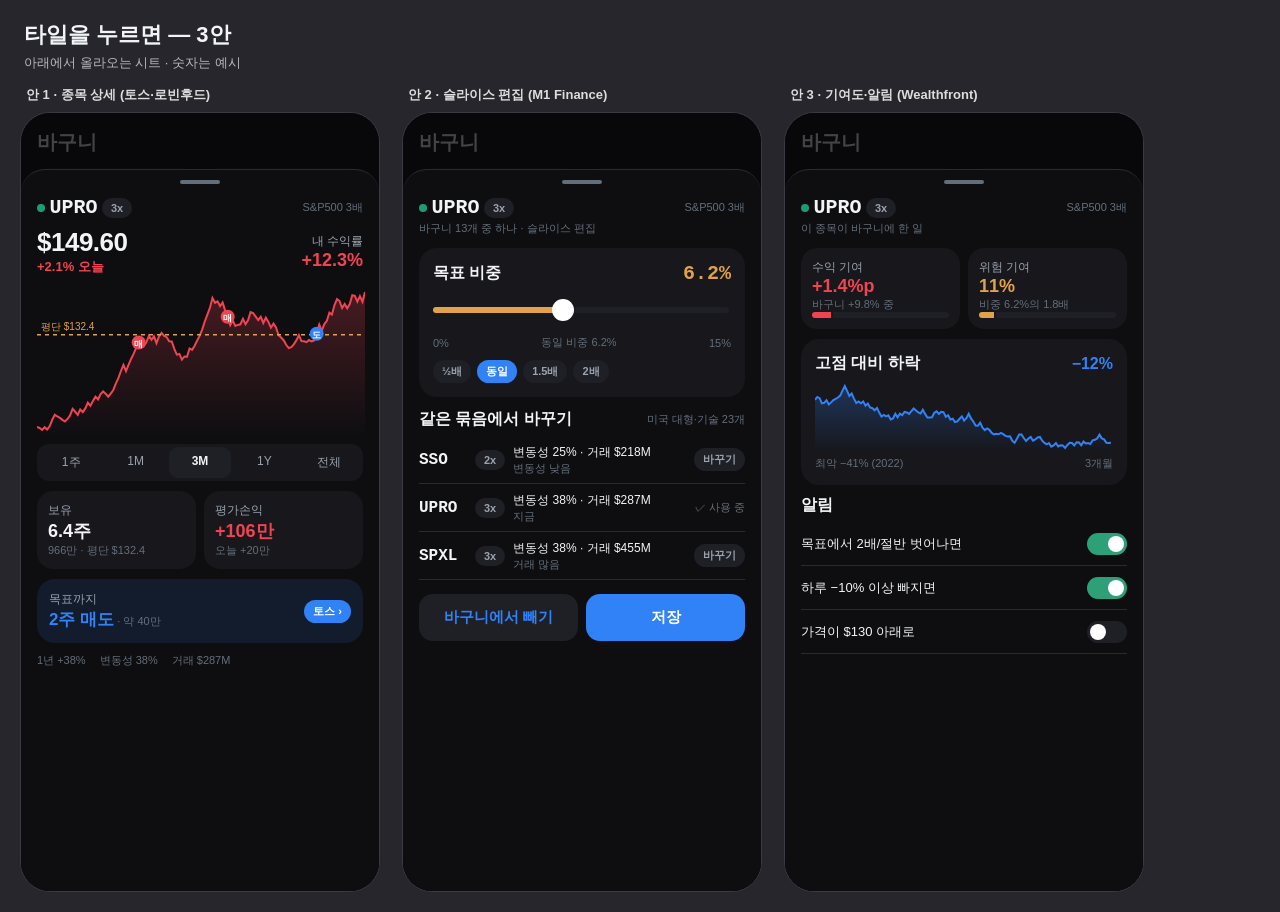
<file: research/mockup_v6.html>
<!doctype html>
<html lang="ko"><head><meta charset="utf-8">
<title>타일 상세 3안</title>
<style>
  :root{--bg:#0E0E11;--card:#17171C;--card2:#1F1F26;--line:#2A2A33;--t1:#F2F4F6;--t2:#9AA3AE;--t3:#646E7A;
    --up:#F04452;--down:#3182F6;--acc:#3182F6;--ok:#2EA078;
    --cash:#2A2A33;--gold:#E0A24A;--c1:#199e70;--c2:#d95926;--c3:#9085e9;--c4:#c98500;--c5:#d55181;}
  *{box-sizing:border-box;margin:0;padding:0}
  body{background:#26262c;font-family:"Malgun Gothic",sans-serif;color:var(--t1);padding:20px;width:1180px}
  h2{font-size:22px;margin:0 0 4px 4px} .lead{color:#b8b8c0;font-size:13px;margin:0 0 14px 4px}
  .wrap{display:flex;gap:22px;align-items:flex-start}
  .phone{width:360px;height:780px;background:var(--bg);border-radius:30px;border:1px solid #3a3a42;overflow:hidden;display:flex;flex-direction:column;position:relative}
  .scr{flex:1;padding:16px 16px 0;overflow:hidden}
  .tabs{display:flex;height:60px;border-top:1px solid var(--line);background:var(--bg)}
  .tabs div{flex:1;text-align:center;font-size:10px;color:var(--t3);padding-top:10px}
  .tabs div i{display:block;width:20px;height:20px;margin:0 auto 3px;border-radius:6px;border:2px solid var(--t3)}
  .tabs .on{color:var(--t1);font-weight:700} .tabs .on i{border-color:var(--t1);background:var(--t1)}
  .card{background:var(--card);border-radius:18px;padding:14px;margin-bottom:10px}
  .lbl{font-size:12px;color:var(--t2)} .big{font-size:30px;font-weight:800;letter-spacing:-.5px}
  .mid{font-size:18px;font-weight:800} .sm{font-size:11px;color:var(--t3)}
  .row{display:flex;align-items:center} .sp{flex:1}
  .up{color:var(--up)} .down{color:var(--down)}
  .pill{font-size:11px;font-weight:700;padding:4px 9px;border-radius:99px;background:var(--card2);color:var(--t2)}
  .pill.hot{background:rgba(240,68,82,.15);color:var(--up)}
  .btn{background:var(--acc);color:#fff;font-weight:800;text-align:center;padding:14px;border-radius:14px;font-size:15px}
  .chip{display:inline-flex;align-items:center;gap:6px;background:var(--card2);border-radius:12px;padding:8px 10px;font-size:12px;font-weight:700;white-space:nowrap}
  .dot{width:8px;height:8px;border-radius:50%;display:inline-block}
  .mono{font-family:Consolas,monospace}
  .hdr{display:flex;align-items:center;margin-bottom:12px}.hdr b{font-size:20px;font-weight:800}
  .seg{display:flex;background:var(--card);border-radius:12px;padding:3px;gap:2px;font-size:12px}
  .seg span{flex:1;text-align:center;padding:7px 0;border-radius:9px;color:var(--t2)} .seg .on{background:var(--card2);color:var(--t1);font-weight:700}
  .tile{background:var(--card);border-radius:16px;padding:11px}
  .grid2{display:grid;grid-template-columns:1fr 1fr;gap:8px}
  .leg{display:flex;flex-wrap:wrap;gap:4px 10px;font-size:11px;color:var(--t2)}
  .leg span{display:inline-flex;align-items:center;gap:5px}
  .step{display:flex;gap:6px} .step i{flex:1;height:5px;border-radius:3px;background:var(--card2)} .step i.on{background:var(--ok)}
  .lst .it{display:flex;align-items:center;padding:9px 0;border-bottom:1px solid var(--line);font-size:13px}
  .ck{width:22px;height:22px;border-radius:7px;border:2px solid var(--t3);margin-right:10px;flex:none}
  .ck.on{background:var(--ok);border-color:var(--ok)}
</style></head>
<body>
<div id="root"></div>
<script>
// ───── 예시 데이터 (가상) ─────
const G=[ // 자산군 — 지금/목표 비중(%)
 {k:'미국 지수',c:'var(--c1)',now:20,tgt:12.3},{k:'해외',c:'var(--c2)',now:9,tgt:18.5},
 {k:'업종·테마',c:'var(--c3)',now:22,tgt:24.6},{k:'원자재·코인',c:'var(--c4)',now:17,tgt:18.5},{k:'채권',c:'var(--c5)',now:3,tgt:6.2}];
const CASH={now:29,tgt:20};
const T=[ // 종목 — 그룹, 지금/목표(%), 1년, 변동성, 배수
 ['UPRO',0,9.1,6.15,38,38,3],['DDM',0,10.9,6.15,24,25,2],['KORU',1,3.2,6.15,65,175,3],['YINN',1,2.4,6.15,-50,56,3],['BRZU',1,3.4,6.15,99,56,2],
 ['BIB',2,7.9,6.15,70,45,2],['NAIL',2,3.1,6.15,-57,87,3],['DRN',2,5.8,6.15,-3,43,3],['QPUX',2,5.2,6.15,-40,177,2],
 ['UGL',3,8.8,6.15,-18,59,2],['BITX',3,3.9,6.15,-57,90,2],['ERX',3,4.3,6.15,139,44,2],['UBT',4,3.0,6.15,-20,19,2]]
 .map(([t,g,n,tg,r,v,l])=>({t,g,n,tg,r,v,l,d:(n/tg-1)*100}));
function rnd(s){return()=>{s=Math.sin(s)*10000;return s-Math.floor(s)}}
function walk(n,seed,drift=0.0006,vol=0.012,start=100){const r=rnd(seed);let v=start,a=[];for(let i=0;i<n;i++){v*=1+drift+(r()-.5)*2*vol;a.push(v)}return a}
const HIST=walk(180,7,0.0009,0.014,0.72).map(x=>x*1e8);
const fmt=v=>v>=1e8?`${Math.floor(v/1e8)}억 ${Math.round(v%1e8/1e4).toLocaleString()}만`:`${Math.round(v/1e4).toLocaleString()}만`;

// ───── 그래프 조각 ─────
function donut(seg,size,th,gap=2,inner=''){ // seg:[{v,c}]
 const r=size/2-th/2,C=2*Math.PI*r,tot=seg.reduce((a,b)=>a+b.v,0);let off=0,s='';
 seg.forEach(x=>{const L=x.v/tot*C-gap;s+=`<circle r="${r}" cx="${size/2}" cy="${size/2}" fill="none" stroke="${x.c}" stroke-width="${th}" stroke-dasharray="${Math.max(L,0)} ${C}" stroke-dashoffset="${-off}" transform="rotate(-90 ${size/2} ${size/2})"/>`;off+=x.v/tot*C});
 return `<svg width="${size}" height="${size}">${s}${inner}</svg>`}
function line(a,w,h,col='var(--up)',fill=true,marks=[]){
 const mn=Math.min(...a),mx=Math.max(...a),X=i=>i/(a.length-1)*w,Y=v=>h-4-(v-mn)/(mx-mn)*(h-8);
 const d=a.map((v,i)=>`${i?'L':'M'}${X(i).toFixed(1)},${Y(v).toFixed(1)}`).join('');
 const m=marks.map(i=>`<circle cx="${X(i)}" cy="${Y(a[i])}" r="4.5" fill="var(--bg)" stroke="var(--t1)" stroke-width="2"/>`).join('');
 return `<svg width="${w}" height="${h}">${fill?`<defs><linearGradient id="g${w}${h}" x1="0" y1="0" x2="0" y2="1"><stop offset="0" stop-color="${col}" stop-opacity=".28"/><stop offset="1" stop-color="${col}" stop-opacity="0"/></linearGradient></defs><path d="${d}L${w},${h}L0,${h}Z" fill="url(#g${w}${h})"/>`:''}<path d="${d}" fill="none" stroke="${col}" stroke-width="2"/>${m}</svg>`}
function spark(seed,up,w=64,h=22){return line(walk(40,seed,up?0.004:-0.004,0.02),w,h,up?'var(--up)':'var(--down)',false)}
function gauge(p,size){ // 반원 게이지 0..1
 const r=size/2-10,cx=size/2,cy=size/2,a=Math.PI*(1-p),x=cx+r*Math.cos(a),y=cy-r*Math.sin(a);
 return `<svg width="${size}" height="${size/2+10}"><path d="M${cx-r},${cy} A${r},${r} 0 0 1 ${cx+r},${cy}" stroke="var(--card2)" stroke-width="14" fill="none" stroke-linecap="round"/>
 <path d="M${cx-r},${cy} A${r},${r} 0 0 1 ${x},${y}" stroke="var(--up)" stroke-width="14" fill="none" stroke-linecap="round"/></svg>`}
function stack(items,h=12,r=6){return `<div style="display:flex;height:${h}px;border-radius:${r}px;overflow:hidden;gap:2px">${items.map(x=>`<div style="flex:${x.v};background:${x.c}"></div>`).join('')}</div>`}
const legend=()=>`<div class="leg">${G.map(g=>`<span><i class="dot" style="background:${g.c}"></i>${g.k}</span>`).join('')}<span><i class="dot" style="background:var(--card2);border:1px solid var(--t3)"></i>현금</span></div>`;
function devbar(d,w=120){const f=Math.min(Math.abs(d),100)/100*(w/2);return `<svg width="${w}" height="10"><rect x="0" y="4" width="${w}" height="2" fill="var(--card2)"/><rect x="${d>=0?w/2:w/2-f}" y="1" width="${f}" height="8" rx="3" fill="${d>=0?'var(--down)':'var(--up)'}"/><rect x="${w/2-1}" y="0" width="2" height="10" fill="var(--t3)"/></svg>`}
const tabs=on=>`<div class="tabs">${['홈','바구니','계좌','더보기'].map((x,i)=>`<div class="${i===on?'on':''}"><i></i>${x}</div>`).join('')}</div>`;
const todo=[...T.filter(x=>x.d>20).sort((a,b)=>b.d-a.d).slice(0,2),...T.filter(x=>x.d<-20).sort((a,b)=>a.d-b.d).slice(0,3)];

// ───── v4 공통 조각 — A 의 바구니 타일 + E 의 홈 위젯을 바탕으로 ─────
const fmtS=v=>(v>0?'+':'')+v+'%';
function ringPct(p,size,th,col,bg='var(--card2)',inner=''){return donut([{v:p,c:col},{v:100-p,c:bg}],size,th,0,inner)}
function tileA(x,opt={}){ // A 의 종목 타일 (opt.tag = [글자, 색] 이면 아래에 큰 배지)
 const g=G[x.g];
 const bar=stack([{v:Math.min(x.n,x.tg),c:g.c},{v:Math.abs(x.n-x.tg),c:x.n>x.tg?'var(--down)':'rgba(240,68,82,.5)'},{v:Math.max(12-Math.max(x.n,x.tg),0),c:'var(--card2)'}],6,3);
 const badge=Math.abs(x.d)<=20?'<span class="sm">✓</span>':`<span class="${x.d>0?'down':'up'}" style="font-size:11px;font-weight:800">${x.d>0?'▼ 팔기':'▲ 사기'}</span>`;
 return `<div class="tile" style="${opt.style||''}"><div class="row"><i class="dot" style="background:${g.c}"></i>&nbsp;<b class="mono">${x.t}</b><span class="sp"></span><span class="sm">${x.l}x</span></div>
 <div class="row" style="margin-top:6px">${spark(x.t.length*7+x.n,x.r>0,opt.sw||64,opt.sh||22)}<span class="sp"></span><b class="${x.r>0?'up':'down'}" style="font-size:12px">${fmtS(x.r)}</b></div>
 <div style="margin-top:7px">${bar}</div>${opt.tag?`<div style="margin-top:7px;font-size:12px;font-weight:800;color:${opt.tag[1]}">${opt.tag[0]}</div>`:''}${opt.badge?`<div class="row" style="margin-top:6px"><span class="sm">${x.n}% / ${x.tg}%</span><span class="sp"></span>${badge}</div>`:''}</div>`}
const weightCard=(t='비중')=>`<div class="card"><div class="row"><b>${t}</b><span class="sp"></span><span class="sm">지금 / 목표</span></div>
 <div style="margin-top:10px">${stack([...G.map(g=>({v:g.now,c:g.c})),{v:CASH.now,c:'var(--cash)'}],14,7)}</div><div style="margin-top:6px">${stack([...G.map(g=>({v:g.tgt,c:g.c})),{v:CASH.tgt,c:'var(--cash)'}],14,7)}</div><div style="margin-top:8px">${legend()}</div></div>`;
const heroCard=(chartW=130,chartH=36,grad='linear-gradient(135deg,#2a1418,#17171C)')=>`<div class="card" style="background:${grad}"><div class="lbl">총자산</div><div class="big">1억 2,480만</div>
 <div class="row"><b class="up">+1.2%</b>&nbsp;<span class="sm">오늘</span><span class="sp"></span>${line(HIST.slice(-60),chartW,chartH,'var(--up)',false)}</div></div>`;
const miniTiles=()=>`<div class="grid2" style="margin-bottom:10px"><div class="tile"><div class="lbl">현금</div><div class="mid">29%</div>${stack([{v:29,c:'var(--ok)'},{v:71,c:'var(--card2)'}],6,3)}<div class="sm" style="margin-top:4px">목표 20%</div></div>
 <div class="tile"><div class="lbl">고점 대비</div><div class="mid down">−4.1%</div>${stack([{v:4.1,c:'var(--down)'},{v:40,c:'var(--card2)'}],6,3)}<div class="sm" style="margin-top:4px">과거 최악 −44%</div></div></div>`;
const basketHdr=(extra='')=>`<div class="hdr"><b>바구니</b><span class="sp"></span><span class="pill">13종목</span></div><div class="seg" style="margin-bottom:12px"><span class="on">종목</span><span>규칙</span><span>성과</span></div>${extra}`;


// ───── 타일을 누르면 — 3안 (아래에서 올라오는 시트) ─────
const sheet=(inner)=>`<div class="scr" style="padding:0;position:relative;background:#08080a">
 <div style="padding:16px;opacity:.25"><div class="hdr"><b>바구니</b></div><div class="grid2">${T.slice(0,4).map(x=>tileA(x)).join('')}</div></div>
 <div style="position:absolute;left:0;right:0;bottom:0;top:56px;background:var(--bg);border-radius:24px 24px 0 0;border-top:1px solid var(--line);padding:10px 16px 16px;overflow:hidden">
 <div style="width:40px;height:4px;border-radius:2px;background:var(--t3);margin:0 auto 12px"></div>${inner}</div></div>`;
const head1=`<div class="row"><i class="dot" style="background:var(--c1)"></i>&nbsp;<b class="mono" style="font-size:20px">UPRO</b>&nbsp;<span class="pill">3x</span><span class="sp"></span><span class="sm">S&P500 3배</span></div>`;
function priceChart(){const a=walk(130,21,0.0018,0.022,100),w=328,h=150,mn=Math.min(...a),mx=Math.max(...a),X=i=>i/(a.length-1)*w,Y=v=>h-6-(v-mn)/(mx-mn)*(h-12);
 const d=a.map((v,i)=>`${i?'L':'M'}${X(i)},${Y(v)}`).join(''),avg=a[40]*1.02;
 const mk=[[40,'B'],[75,'B'],[110,'S']].map(([i,t])=>`<circle cx="${X(i)}" cy="${Y(a[i])}" r="7" fill="${t==='B'?'var(--up)':'var(--down)'}"/><text x="${X(i)}" y="${Y(a[i])+4}" text-anchor="middle" fill="#fff" font-size="9" font-weight="800">${t==='B'?'매':'도'}</text>`).join('');
 return `<svg width="${w}" height="${h}"><defs><linearGradient id="pc" x1="0" y1="0" x2="0" y2="1"><stop offset="0" stop-color="var(--up)" stop-opacity=".25"/><stop offset="1" stop-color="var(--up)" stop-opacity="0"/></linearGradient></defs>
 <path d="${d}L${w},${h}L0,${h}Z" fill="url(#pc)"/><path d="${d}" fill="none" stroke="var(--up)" stroke-width="2"/>
 <line x1="0" y1="${Y(avg)}" x2="${w}" y2="${Y(avg)}" stroke="var(--gold)" stroke-dasharray="4 4" stroke-width="1.5"/><text x="4" y="${Y(avg)-5}" fill="var(--gold)" font-size="10">평단 $132.4</text>${mk}</svg>`}
function S1(){return sheet(`${head1}
 <div class="row" style="margin-top:8px"><div><div class="big" style="font-size:26px">$149.60</div><div class="up" style="font-weight:700;font-size:13px">+2.1% 오늘</div></div><span class="sp"></span><div style="text-align:right"><div class="lbl">내 수익률</div><div class="mid up">+12.3%</div></div></div>
 <div style="margin:10px 0 4px">${priceChart()}</div>
 <div class="seg" style="margin-bottom:10px"><span>1주</span><span>1M</span><span class="on">3M</span><span>1Y</span><span>전체</span></div>
 <div class="grid2" style="margin-bottom:10px">
  <div class="tile"><div class="lbl">보유</div><div class="mid">6.4주</div><div class="sm">966만 · 평단 $132.4</div></div>
  <div class="tile"><div class="lbl">평가손익</div><div class="mid up">+106만</div><div class="sm">오늘 +20만</div></div></div>
 <div class="card" style="background:rgba(49,130,246,.12);padding:12px"><div class="row"><div><div class="lbl">목표까지</div><b class="down" style="font-size:17px">2주 매도</b><span class="sm"> · 약 40만</span></div><span class="sp"></span><span class="pill" style="background:var(--acc);color:#fff">토스 ›</span></div></div>
 <div class="row sm" style="gap:14px;margin-top:6px"><span>1년 +38%</span><span>변동성 38%</span><span>거래 $287M</span></div>`)}
function S2(){
 const alts=[['SSO','2x','25%','$218M','변동성 낮음'],['UPRO','3x','38%','$287M','지금'],['SPXL','3x','38%','$455M','거래 많음']];
 return sheet(`${head1}<div class="sm" style="margin:2px 0 12px">바구니 13개 중 하나 · 슬라이스 편집</div>
 <div class="card"><div class="row"><b>목표 비중</b><span class="sp"></span><b class="mono" style="font-size:20px;color:var(--gold)">6.2%</b></div>
 <svg width="296" height="40" style="margin-top:6px"><rect x="0" y="16" width="296" height="6" rx="3" fill="var(--card2)"/><rect x="0" y="16" width="130" height="6" rx="3" fill="var(--gold)"/><circle cx="130" cy="19" r="11" fill="#fff"/></svg>
 <div class="row sm"><span>0%</span><span class="sp"></span><span>동일 비중 6.2%</span><span class="sp"></span><span>15%</span></div>
 <div class="row" style="gap:6px;margin-top:10px"><span class="pill">½배</span><span class="pill" style="background:var(--acc);color:#fff">동일</span><span class="pill">1.5배</span><span class="pill">2배</span></div></div>
 <div class="row" style="margin:12px 0 6px"><b>같은 묶음에서 바꾸기</b><span class="sp"></span><span class="sm">미국 대형·기술 23개</span></div>
 ${alts.map(([t,l,v,dv,tag])=>`<div class="row" style="height:48px;border-bottom:1px solid var(--line)"><b class="mono" style="width:56px">${t}</b><span class="pill" style="margin-right:8px">${l}</span><div><div style="font-size:12px">변동성 ${v} · 거래 ${dv}</div><div class="sm">${tag}</div></div><span class="sp"></span>${t==='UPRO'?'<span class="sm">✓ 사용 중</span>':'<span class="pill">바꾸기</span>'}</div>`).join('')}
 <div class="row" style="gap:8px;margin-top:14px"><div class="btn" style="flex:1;background:var(--card2);color:var(--down)">바구니에서 빼기</div><div class="btn" style="flex:1">저장</div></div>`)}
function S3(){
 const dd=line(walk(130,31,-0.0005,0.03),296,70,'var(--down)',true);
 return sheet(`${head1}<div class="sm" style="margin:2px 0 12px">이 종목이 바구니에 한 일</div>
 <div class="grid2" style="margin-bottom:10px"><div class="tile"><div class="lbl">수익 기여</div><div class="mid up">+1.4%p</div><div class="sm">바구니 +9.8% 중</div>${stack([{v:14,c:'var(--up)'},{v:84,c:'var(--card2)'}],6,3)}</div>
  <div class="tile"><div class="lbl">위험 기여</div><div class="mid" style="color:var(--gold)">11%</div><div class="sm">비중 6.2%의 1.8배</div>${stack([{v:11,c:'var(--gold)'},{v:89,c:'var(--card2)'}],6,3)}</div></div>
 <div class="card"><div class="row"><b>고점 대비 하락</b><span class="sp"></span><span class="down" style="font-weight:700">−12%</span></div><div style="margin-top:8px">${dd}</div><div class="row sm"><span>최악 −41% (2022)</span><span class="sp"></span><span>3개월</span></div></div>
 <div class="row" style="margin:6px 0"><b>알림</b></div>
 ${[['목표에서 2배/절반 벗어나면','on'],['하루 −10% 이상 빠지면','on'],['가격이 $130 아래로','off']].map(([t,s])=>`<div class="row" style="height:44px;border-bottom:1px solid var(--line)"><span style="font-size:13px">${t}</span><span class="sp"></span><svg width="40" height="22"><rect width="40" height="22" rx="11" fill="${s==='on'?'var(--ok)':'var(--card2)'}"/><circle cx="${s==='on'?29:11}" cy="11" r="8" fill="#fff"/></svg></div>`).join('')}`)}
const cap=t=>`<div style="color:#ddd;font-size:13px;font-weight:700;margin:0 0 8px 6px">${t}</div>`;
document.getElementById('root').innerHTML=`<h2>타일을 누르면 — 3안</h2><div class="lead">아래에서 올라오는 시트 · 숫자는 예시</div>
<div class="wrap"><div>${cap('안 1 · 종목 상세 (토스·로빈후드)')}<div class="phone">${S1()}</div></div>
<div>${cap('안 2 · 슬라이스 편집 (M1 Finance)')}<div class="phone">${S2()}</div></div>
<div>${cap('안 3 · 기여도·알림 (Wealthfront)')}<div class="phone">${S3()}</div></div></div>`;
document.body.style.width='1170px';
</script></body></html>
</file>
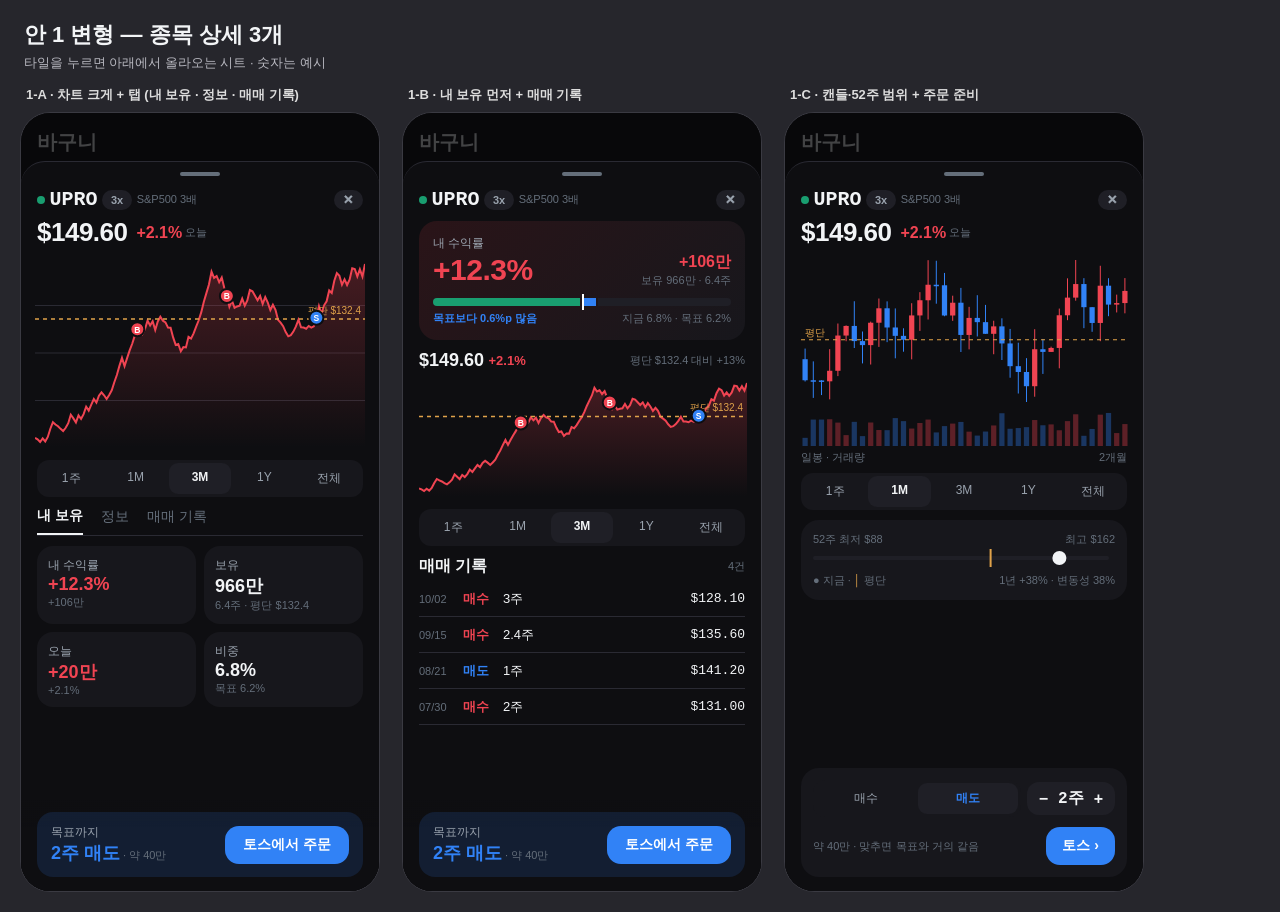
<file: research/mockup_v7.html>
<!doctype html>
<html lang="ko"><head><meta charset="utf-8">
<title>종목 상세 3변형</title>
<style>
  :root{--bg:#0E0E11;--card:#17171C;--card2:#1F1F26;--line:#2A2A33;--t1:#F2F4F6;--t2:#9AA3AE;--t3:#646E7A;
    --up:#F04452;--down:#3182F6;--acc:#3182F6;--ok:#2EA078;
    --cash:#2A2A33;--gold:#E0A24A;--c1:#199e70;--c2:#d95926;--c3:#9085e9;--c4:#c98500;--c5:#d55181;}
  *{box-sizing:border-box;margin:0;padding:0}
  body{background:#26262c;font-family:"Malgun Gothic",sans-serif;color:var(--t1);padding:20px;width:1180px}
  h2{font-size:22px;margin:0 0 4px 4px} .lead{color:#b8b8c0;font-size:13px;margin:0 0 14px 4px}
  .wrap{display:flex;gap:22px;align-items:flex-start}
  .phone{width:360px;height:780px;background:var(--bg);border-radius:30px;border:1px solid #3a3a42;overflow:hidden;display:flex;flex-direction:column;position:relative}
  .scr{flex:1;padding:16px 16px 0;overflow:hidden}
  .tabs{display:flex;height:60px;border-top:1px solid var(--line);background:var(--bg)}
  .tabs div{flex:1;text-align:center;font-size:10px;color:var(--t3);padding-top:10px}
  .tabs div i{display:block;width:20px;height:20px;margin:0 auto 3px;border-radius:6px;border:2px solid var(--t3)}
  .tabs .on{color:var(--t1);font-weight:700} .tabs .on i{border-color:var(--t1);background:var(--t1)}
  .card{background:var(--card);border-radius:18px;padding:14px;margin-bottom:10px}
  .lbl{font-size:12px;color:var(--t2)} .big{font-size:30px;font-weight:800;letter-spacing:-.5px}
  .mid{font-size:18px;font-weight:800} .sm{font-size:11px;color:var(--t3)}
  .row{display:flex;align-items:center} .sp{flex:1}
  .up{color:var(--up)} .down{color:var(--down)}
  .pill{font-size:11px;font-weight:700;padding:4px 9px;border-radius:99px;background:var(--card2);color:var(--t2)}
  .pill.hot{background:rgba(240,68,82,.15);color:var(--up)}
  .btn{background:var(--acc);color:#fff;font-weight:800;text-align:center;padding:14px;border-radius:14px;font-size:15px}
  .chip{display:inline-flex;align-items:center;gap:6px;background:var(--card2);border-radius:12px;padding:8px 10px;font-size:12px;font-weight:700;white-space:nowrap}
  .dot{width:8px;height:8px;border-radius:50%;display:inline-block}
  .mono{font-family:Consolas,monospace}
  .hdr{display:flex;align-items:center;margin-bottom:12px}.hdr b{font-size:20px;font-weight:800}
  .seg{display:flex;background:var(--card);border-radius:12px;padding:3px;gap:2px;font-size:12px}
  .seg span{flex:1;text-align:center;padding:7px 0;border-radius:9px;color:var(--t2)} .seg .on{background:var(--card2);color:var(--t1);font-weight:700}
  .tile{background:var(--card);border-radius:16px;padding:11px}
  .grid2{display:grid;grid-template-columns:1fr 1fr;gap:8px}
  .leg{display:flex;flex-wrap:wrap;gap:4px 10px;font-size:11px;color:var(--t2)}
  .leg span{display:inline-flex;align-items:center;gap:5px}
  .step{display:flex;gap:6px} .step i{flex:1;height:5px;border-radius:3px;background:var(--card2)} .step i.on{background:var(--ok)}
  .lst .it{display:flex;align-items:center;padding:9px 0;border-bottom:1px solid var(--line);font-size:13px}
  .ck{width:22px;height:22px;border-radius:7px;border:2px solid var(--t3);margin-right:10px;flex:none}
  .ck.on{background:var(--ok);border-color:var(--ok)}
</style></head>
<body>
<div id="root"></div>
<script>
// ───── 예시 데이터 (가상) ─────
const G=[ // 자산군 — 지금/목표 비중(%)
 {k:'미국 지수',c:'var(--c1)',now:20,tgt:12.3},{k:'해외',c:'var(--c2)',now:9,tgt:18.5},
 {k:'업종·테마',c:'var(--c3)',now:22,tgt:24.6},{k:'원자재·코인',c:'var(--c4)',now:17,tgt:18.5},{k:'채권',c:'var(--c5)',now:3,tgt:6.2}];
const CASH={now:29,tgt:20};
const T=[ // 종목 — 그룹, 지금/목표(%), 1년, 변동성, 배수
 ['UPRO',0,9.1,6.15,38,38,3],['DDM',0,10.9,6.15,24,25,2],['KORU',1,3.2,6.15,65,175,3],['YINN',1,2.4,6.15,-50,56,3],['BRZU',1,3.4,6.15,99,56,2],
 ['BIB',2,7.9,6.15,70,45,2],['NAIL',2,3.1,6.15,-57,87,3],['DRN',2,5.8,6.15,-3,43,3],['QPUX',2,5.2,6.15,-40,177,2],
 ['UGL',3,8.8,6.15,-18,59,2],['BITX',3,3.9,6.15,-57,90,2],['ERX',3,4.3,6.15,139,44,2],['UBT',4,3.0,6.15,-20,19,2]]
 .map(([t,g,n,tg,r,v,l])=>({t,g,n,tg,r,v,l,d:(n/tg-1)*100}));
function rnd(s){return()=>{s=Math.sin(s)*10000;return s-Math.floor(s)}}
function walk(n,seed,drift=0.0006,vol=0.012,start=100){const r=rnd(seed);let v=start,a=[];for(let i=0;i<n;i++){v*=1+drift+(r()-.5)*2*vol;a.push(v)}return a}
const HIST=walk(180,7,0.0009,0.014,0.72).map(x=>x*1e8);
const fmt=v=>v>=1e8?`${Math.floor(v/1e8)}억 ${Math.round(v%1e8/1e4).toLocaleString()}만`:`${Math.round(v/1e4).toLocaleString()}만`;

// ───── 그래프 조각 ─────
function donut(seg,size,th,gap=2,inner=''){ // seg:[{v,c}]
 const r=size/2-th/2,C=2*Math.PI*r,tot=seg.reduce((a,b)=>a+b.v,0);let off=0,s='';
 seg.forEach(x=>{const L=x.v/tot*C-gap;s+=`<circle r="${r}" cx="${size/2}" cy="${size/2}" fill="none" stroke="${x.c}" stroke-width="${th}" stroke-dasharray="${Math.max(L,0)} ${C}" stroke-dashoffset="${-off}" transform="rotate(-90 ${size/2} ${size/2})"/>`;off+=x.v/tot*C});
 return `<svg width="${size}" height="${size}">${s}${inner}</svg>`}
function line(a,w,h,col='var(--up)',fill=true,marks=[]){
 const mn=Math.min(...a),mx=Math.max(...a),X=i=>i/(a.length-1)*w,Y=v=>h-4-(v-mn)/(mx-mn)*(h-8);
 const d=a.map((v,i)=>`${i?'L':'M'}${X(i).toFixed(1)},${Y(v).toFixed(1)}`).join('');
 const m=marks.map(i=>`<circle cx="${X(i)}" cy="${Y(a[i])}" r="4.5" fill="var(--bg)" stroke="var(--t1)" stroke-width="2"/>`).join('');
 return `<svg width="${w}" height="${h}">${fill?`<defs><linearGradient id="g${w}${h}" x1="0" y1="0" x2="0" y2="1"><stop offset="0" stop-color="${col}" stop-opacity=".28"/><stop offset="1" stop-color="${col}" stop-opacity="0"/></linearGradient></defs><path d="${d}L${w},${h}L0,${h}Z" fill="url(#g${w}${h})"/>`:''}<path d="${d}" fill="none" stroke="${col}" stroke-width="2"/>${m}</svg>`}
function spark(seed,up,w=64,h=22){return line(walk(40,seed,up?0.004:-0.004,0.02),w,h,up?'var(--up)':'var(--down)',false)}
function gauge(p,size){ // 반원 게이지 0..1
 const r=size/2-10,cx=size/2,cy=size/2,a=Math.PI*(1-p),x=cx+r*Math.cos(a),y=cy-r*Math.sin(a);
 return `<svg width="${size}" height="${size/2+10}"><path d="M${cx-r},${cy} A${r},${r} 0 0 1 ${cx+r},${cy}" stroke="var(--card2)" stroke-width="14" fill="none" stroke-linecap="round"/>
 <path d="M${cx-r},${cy} A${r},${r} 0 0 1 ${x},${y}" stroke="var(--up)" stroke-width="14" fill="none" stroke-linecap="round"/></svg>`}
function stack(items,h=12,r=6){return `<div style="display:flex;height:${h}px;border-radius:${r}px;overflow:hidden;gap:2px">${items.map(x=>`<div style="flex:${x.v};background:${x.c}"></div>`).join('')}</div>`}
const legend=()=>`<div class="leg">${G.map(g=>`<span><i class="dot" style="background:${g.c}"></i>${g.k}</span>`).join('')}<span><i class="dot" style="background:var(--card2);border:1px solid var(--t3)"></i>현금</span></div>`;
function devbar(d,w=120){const f=Math.min(Math.abs(d),100)/100*(w/2);return `<svg width="${w}" height="10"><rect x="0" y="4" width="${w}" height="2" fill="var(--card2)"/><rect x="${d>=0?w/2:w/2-f}" y="1" width="${f}" height="8" rx="3" fill="${d>=0?'var(--down)':'var(--up)'}"/><rect x="${w/2-1}" y="0" width="2" height="10" fill="var(--t3)"/></svg>`}
const tabs=on=>`<div class="tabs">${['홈','바구니','계좌','더보기'].map((x,i)=>`<div class="${i===on?'on':''}"><i></i>${x}</div>`).join('')}</div>`;
const todo=[...T.filter(x=>x.d>20).sort((a,b)=>b.d-a.d).slice(0,2),...T.filter(x=>x.d<-20).sort((a,b)=>a.d-b.d).slice(0,3)];

// ───── v4 공통 조각 — A 의 바구니 타일 + E 의 홈 위젯을 바탕으로 ─────
const fmtS=v=>(v>0?'+':'')+v+'%';
function ringPct(p,size,th,col,bg='var(--card2)',inner=''){return donut([{v:p,c:col},{v:100-p,c:bg}],size,th,0,inner)}
function tileA(x,opt={}){ // A 의 종목 타일 (opt.tag = [글자, 색] 이면 아래에 큰 배지)
 const g=G[x.g];
 const bar=stack([{v:Math.min(x.n,x.tg),c:g.c},{v:Math.abs(x.n-x.tg),c:x.n>x.tg?'var(--down)':'rgba(240,68,82,.5)'},{v:Math.max(12-Math.max(x.n,x.tg),0),c:'var(--card2)'}],6,3);
 const badge=Math.abs(x.d)<=20?'<span class="sm">✓</span>':`<span class="${x.d>0?'down':'up'}" style="font-size:11px;font-weight:800">${x.d>0?'▼ 팔기':'▲ 사기'}</span>`;
 return `<div class="tile" style="${opt.style||''}"><div class="row"><i class="dot" style="background:${g.c}"></i>&nbsp;<b class="mono">${x.t}</b><span class="sp"></span><span class="sm">${x.l}x</span></div>
 <div class="row" style="margin-top:6px">${spark(x.t.length*7+x.n,x.r>0,opt.sw||64,opt.sh||22)}<span class="sp"></span><b class="${x.r>0?'up':'down'}" style="font-size:12px">${fmtS(x.r)}</b></div>
 <div style="margin-top:7px">${bar}</div>${opt.tag?`<div style="margin-top:7px;font-size:12px;font-weight:800;color:${opt.tag[1]}">${opt.tag[0]}</div>`:''}${opt.badge?`<div class="row" style="margin-top:6px"><span class="sm">${x.n}% / ${x.tg}%</span><span class="sp"></span>${badge}</div>`:''}</div>`}
const weightCard=(t='비중')=>`<div class="card"><div class="row"><b>${t}</b><span class="sp"></span><span class="sm">지금 / 목표</span></div>
 <div style="margin-top:10px">${stack([...G.map(g=>({v:g.now,c:g.c})),{v:CASH.now,c:'var(--cash)'}],14,7)}</div><div style="margin-top:6px">${stack([...G.map(g=>({v:g.tgt,c:g.c})),{v:CASH.tgt,c:'var(--cash)'}],14,7)}</div><div style="margin-top:8px">${legend()}</div></div>`;
const heroCard=(chartW=130,chartH=36,grad='linear-gradient(135deg,#2a1418,#17171C)')=>`<div class="card" style="background:${grad}"><div class="lbl">총자산</div><div class="big">1억 2,480만</div>
 <div class="row"><b class="up">+1.2%</b>&nbsp;<span class="sm">오늘</span><span class="sp"></span>${line(HIST.slice(-60),chartW,chartH,'var(--up)',false)}</div></div>`;
const miniTiles=()=>`<div class="grid2" style="margin-bottom:10px"><div class="tile"><div class="lbl">현금</div><div class="mid">29%</div>${stack([{v:29,c:'var(--ok)'},{v:71,c:'var(--card2)'}],6,3)}<div class="sm" style="margin-top:4px">목표 20%</div></div>
 <div class="tile"><div class="lbl">고점 대비</div><div class="mid down">−4.1%</div>${stack([{v:4.1,c:'var(--down)'},{v:40,c:'var(--card2)'}],6,3)}<div class="sm" style="margin-top:4px">과거 최악 −44%</div></div></div>`;
const basketHdr=(extra='')=>`<div class="hdr"><b>바구니</b><span class="sp"></span><span class="pill">13종목</span></div><div class="seg" style="margin-bottom:12px"><span class="on">종목</span><span>규칙</span><span>성과</span></div>${extra}`;


// ───── 안 1 변형 3개 — 종목 상세 시트 ─────
const sheet=(inner,foot='')=>`<div class="scr" style="padding:0;position:relative;background:#08080a">
 <div style="padding:16px;opacity:.25"><div class="hdr"><b>바구니</b></div><div class="grid2">${T.slice(0,4).map(x=>tileA(x)).join('')}</div></div>
 <div style="position:absolute;left:0;right:0;bottom:0;top:48px;background:var(--bg);border-radius:24px 24px 0 0;border-top:1px solid var(--line);padding:10px 16px ${foot?'86px':'16px'};overflow:hidden">
 <div style="width:40px;height:4px;border-radius:2px;background:var(--t3);margin:0 auto 12px"></div>${inner}</div>
 ${foot?`<div style="position:absolute;left:0;right:0;bottom:0;padding:12px 16px 14px;background:linear-gradient(180deg,rgba(14,14,17,0),var(--bg) 30%)">${foot}</div>`:''}</div>`;
const top1=(price=true)=>`<div class="row"><i class="dot" style="background:var(--c1)"></i>&nbsp;<b class="mono" style="font-size:20px">UPRO</b>&nbsp;<span class="pill">3x</span>&nbsp;<span class="sm">S&P500 3배</span><span class="sp"></span><span class="pill">✕</span></div>
 ${price?`<div class="row" style="margin-top:6px"><span class="big" style="font-size:26px">$149.60</span>&nbsp;&nbsp;<b class="up">+2.1%</b><span class="sm">&nbsp;오늘</span></div>`:''}`;
const PA=walk(130,21,0.0018,0.022,100);
function pchart(w,h,{avg=true,marks=true,grid=false}={}){const a=PA,mn=Math.min(...a),mx=Math.max(...a),X=i=>i/(a.length-1)*w,Y=v=>h-6-(v-mn)/(mx-mn)*(h-12);
 const d=a.map((v,i)=>`${i?'L':'M'}${X(i)},${Y(v)}`).join(''),av=a[40]*1.02;
 const mk=marks?[[40,'B'],[75,'B'],[110,'S']].map(([i,t])=>`<circle cx="${X(i)}" cy="${Y(a[i])}" r="7" fill="${t==='B'?'var(--up)':'var(--down)'}" stroke="var(--bg)" stroke-width="2"/><text x="${X(i)}" y="${Y(a[i])+3.5}" text-anchor="middle" fill="#fff" font-size="8.5" font-weight="800">${t==='B'?'B':'S'}</text>`).join(''):'';
 return `<svg width="${w}" height="${h}"><defs><linearGradient id="pg${w}${h}" x1="0" y1="0" x2="0" y2="1"><stop offset="0" stop-color="var(--up)" stop-opacity=".25"/><stop offset="1" stop-color="var(--up)" stop-opacity="0"/></linearGradient></defs>
 ${grid?[.25,.5,.75].map(f=>`<line x1="0" y1="${h*f}" x2="${w}" y2="${h*f}" stroke="var(--line)"/>`).join(''):''}
 <path d="${d}L${w},${h}L0,${h}Z" fill="url(#pg${w}${h})"/><path d="${d}" fill="none" stroke="var(--up)" stroke-width="2"/>
 ${avg?`<line x1="0" y1="${Y(av)}" x2="${w}" y2="${Y(av)}" stroke="var(--gold)" stroke-dasharray="4 4" stroke-width="1.5"/><text x="${w-4}" y="${Y(av)-5}" text-anchor="end" fill="var(--gold)" font-size="10">평단 $132.4</text>`:''}${mk}</svg>`}
const periods=(on='3M')=>`<div class="seg" style="margin:8px 0 10px">${['1주','1M','3M','1Y','전체'].map(p=>`<span class="${p===on?'on':''}">${p}</span>`).join('')}</div>`;
const ctaSell=`<div class="row" style="background:rgba(49,130,246,.14);border-radius:16px;padding:12px 14px"><div><div class="lbl">목표까지</div><b class="down" style="font-size:18px">2주 매도</b><span class="sm"> · 약 40만</span></div><span class="sp"></span><span class="btn" style="padding:10px 18px;font-size:14px">토스에서 주문</span></div>`;

// 1-A · 차트 크게 + 탭
function V1(){return sheet(`${top1()}
 <div style="margin:10px -2px 0">${pchart(330,190,{grid:true})}</div>${periods()}
 <div class="row" style="gap:18px;border-bottom:1px solid var(--line);margin-bottom:10px;font-size:14px"><span style="padding-bottom:8px;border-bottom:2px solid var(--t1);font-weight:800">내 보유</span><span style="padding-bottom:8px;color:var(--t3)">정보</span><span style="padding-bottom:8px;color:var(--t3)">매매 기록</span></div>
 <div class="grid2"><div class="tile"><div class="lbl">내 수익률</div><div class="mid up">+12.3%</div><div class="sm">+106만</div></div><div class="tile"><div class="lbl">보유</div><div class="mid">966만</div><div class="sm">6.4주 · 평단 $132.4</div></div>
 <div class="tile"><div class="lbl">오늘</div><div class="mid up">+20만</div><div class="sm">+2.1%</div></div><div class="tile"><div class="lbl">비중</div><div class="mid">6.8%</div><div class="sm">목표 6.2%</div></div></div>`,ctaSell)}

// 1-B · 내 보유 먼저 + 매매 기록 타임라인
function V2(){
 const hist=[['10/02','매수',3.0,'$128.10'],['09/15','매수',2.4,'$135.60'],['08/21','매도',1.0,'$141.20'],['07/30','매수',2.0,'$131.00']];
 return sheet(`${top1(false)}
 <div class="card" style="margin-top:10px;background:linear-gradient(135deg,#2a1418,#17171C)"><div class="lbl">내 수익률</div><div class="row"><span class="big up">+12.3%</span><span class="sp"></span><div style="text-align:right"><b class="up">+106만</b><div class="sm">보유 966만 · 6.4주</div></div></div>
 <div style="margin-top:10px;position:relative">${stack([{v:6.2,c:'var(--c1)'},{v:.6,c:'var(--down)'},{v:5.6,c:'var(--card2)'}],8,4)}<div style="position:absolute;left:50%;top:-4px;width:2px;height:16px;background:#fff"></div></div>
 <div class="row sm" style="margin-top:5px"><span class="down" style="font-weight:700">목표보다 0.6%p 많음</span><span class="sp"></span><span>지금 6.8% · 목표 6.2%</span></div></div>
 <div class="row"><span class="mid">$149.60</span>&nbsp;<b class="up" style="font-size:13px">+2.1%</b><span class="sp"></span><span class="sm">평단 $132.4 대비 +13%</span></div>
 <div style="margin-top:6px">${pchart(328,120)}</div>${periods()}
 <div class="row" style="margin-bottom:4px"><b>매매 기록</b><span class="sp"></span><span class="sm">4건</span></div>
 ${hist.map(([d,a,q,p])=>`<div class="row" style="height:36px;border-bottom:1px solid var(--line);font-size:13px"><span class="sm" style="width:44px">${d}</span><span class="${a==='매수'?'up':'down'}" style="font-weight:800;width:40px">${a}</span><span>${q}주</span><span class="sp"></span><span class="mono">${p}</span></div>`).join('')}`,ctaSell)}

// 1-C · 캔들 + 거래량 + 52주 범위 + 주문 준비
function V3(){
 const r=rnd(9),n=40;let c=100,cs=[];for(let i=0;i<n;i++){const o=c;c=o*(1+(r()-.47)*.06);const hi=Math.max(o,c)*(1+r()*.02),lo=Math.min(o,c)*(1-r()*.02);cs.push([o,c,hi,lo,.3+r()])}
 const w=328,h=150,mn=Math.min(...cs.map(x=>x[3])),mx=Math.max(...cs.map(x=>x[2])),Y=v=>h-4-(v-mn)/(mx-mn)*(h-8),bw=w/n;
 const candles=`<svg width="${w}" height="${h+40}">${cs.map(([o,c2,hi,lo,v],i)=>{const x=i*bw+bw/2,col=c2>=o?'var(--up)':'var(--down)';return `<line x1="${x}" y1="${Y(hi)}" x2="${x}" y2="${Y(lo)}" stroke="${col}"/><rect x="${x-bw*.32}" y="${Y(Math.max(o,c2))}" width="${bw*.64}" height="${Math.max(1.5,Math.abs(Y(o)-Y(c2)))}" fill="${col}"/><rect x="${x-bw*.32}" y="${h+40-v*26}" width="${bw*.64}" height="${v*26}" fill="${col}" opacity=".35"/>`}).join('')}
 <line x1="0" y1="${Y(cs[12][1])}" x2="${w}" y2="${Y(cs[12][1])}" stroke="var(--gold)" stroke-dasharray="4 4"/><text x="4" y="${Y(cs[12][1])-4}" fill="var(--gold)" font-size="10">평단</text></svg>`;
 return sheet(`${top1()}
 <div style="margin-top:8px">${candles}</div><div class="row sm"><span>일봉 · 거래량</span><span class="sp"></span><span>2개월</span></div>${periods('1M')}
 <div class="card" style="padding:12px"><div class="row sm"><span>52주 최저 $88</span><span class="sp"></span><span>최고 $162</span></div>
 <svg width="296" height="22"><rect x="0" y="9" width="296" height="4" rx="2" fill="var(--card2)"/><circle cx="${(149.6-88)/(162-88)*296}" cy="11" r="7" fill="var(--t1)"/><rect x="${(132.4-88)/(162-88)*296-1}" y="2" width="2" height="18" fill="var(--gold)"/></svg>
 <div class="row sm"><span>● 지금 · <span style="color:var(--gold)">│</span> 평단</span><span class="sp"></span><span>1년 +38% · 변동성 38%</span></div></div>`,
 `<div style="background:var(--card);border-radius:18px;padding:12px">
 <div class="row" style="gap:6px;margin-bottom:10px"><div class="seg" style="flex:1;padding:3px"><span>매수</span><span class="on" style="color:var(--down)">매도</span></div>
 <div class="row" style="gap:10px;background:var(--card2);border-radius:12px;padding:6px 12px"><b>−</b><b class="mono" style="font-size:16px">2주</b><b>+</b></div></div>
 <div class="row"><span class="sm">약 40만 · 맞추면 목표와 거의 같음</span><span class="sp"></span><span class="btn" style="padding:10px 16px;font-size:14px">토스 ›</span></div></div>`)}

const cap=t=>`<div style="color:#ddd;font-size:13px;font-weight:700;margin:0 0 8px 6px">${t}</div>`;
document.getElementById('root').innerHTML=`<h2>안 1 변형 — 종목 상세 3개</h2><div class="lead">타일을 누르면 아래에서 올라오는 시트 · 숫자는 예시</div>
<div class="wrap"><div>${cap('1-A · 차트 크게 + 탭 (내 보유 · 정보 · 매매 기록)')}<div class="phone">${V1()}</div></div>
<div>${cap('1-B · 내 보유 먼저 + 매매 기록')}<div class="phone">${V2()}</div></div>
<div>${cap('1-C · 캔들·52주 범위 + 주문 준비')}<div class="phone">${V3()}</div></div></div>`;
document.body.style.width='1170px';
</script></body></html>
</file>
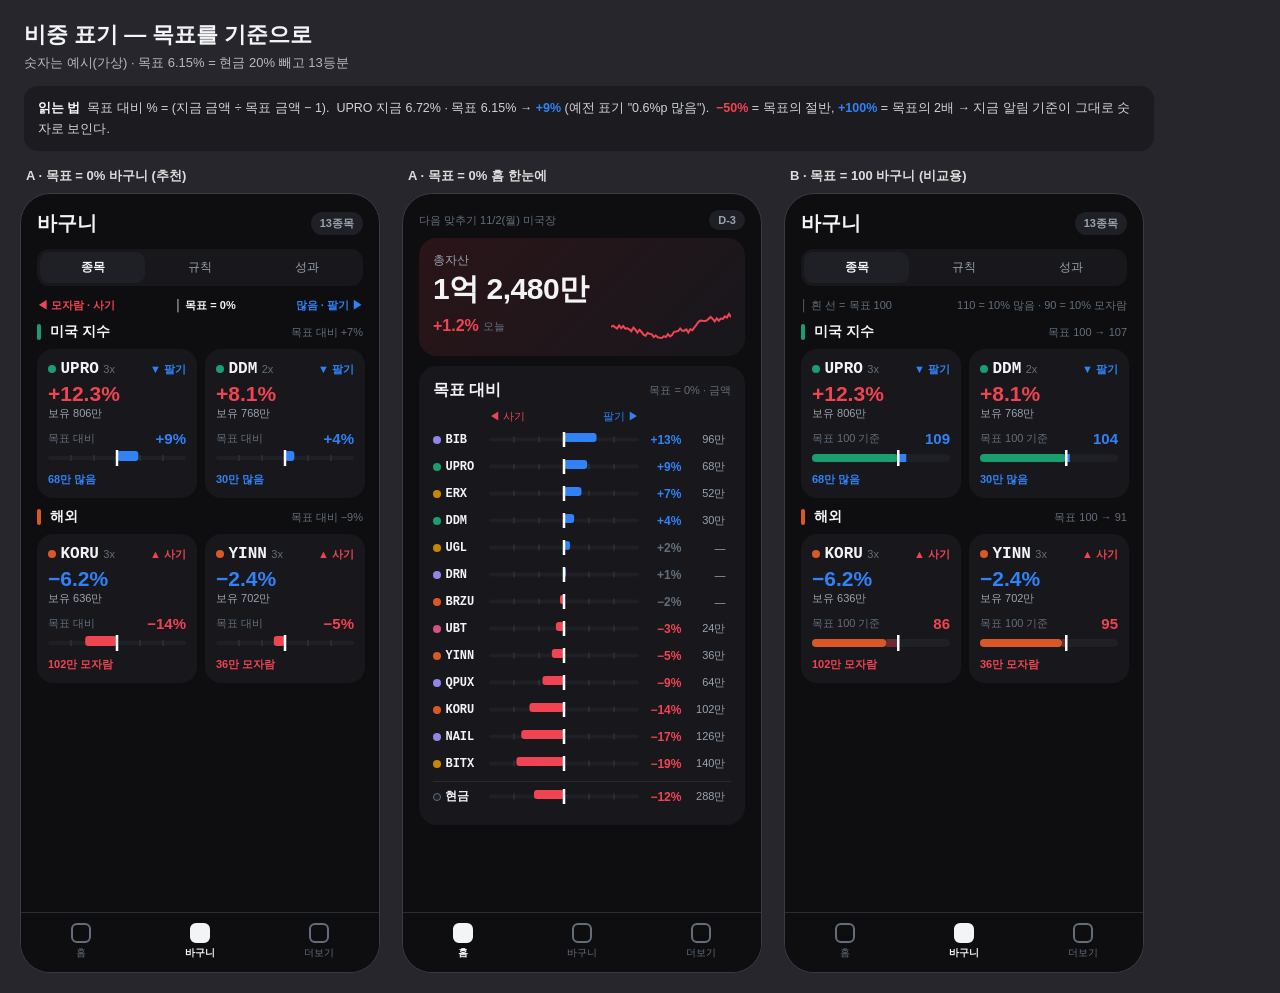
<file: research/mockup_v8.html>
<!doctype html>
<html lang="ko"><head><meta charset="utf-8">
<title>비중 표기 — 목표 기준</title>
<style>
  :root{--bg:#0E0E11;--card:#17171C;--card2:#1F1F26;--line:#2A2A33;--t1:#F2F4F6;--t2:#9AA3AE;--t3:#646E7A;
    --up:#F04452;--down:#3182F6;--acc:#3182F6;--ok:#2EA078;
    --cash:#2A2A33;--gold:#E0A24A;--c1:#199e70;--c2:#d95926;--c3:#9085e9;--c4:#c98500;--c5:#d55181;}
  *{box-sizing:border-box;margin:0;padding:0}
  body{background:#26262c;font-family:"Malgun Gothic",sans-serif;color:var(--t1);padding:20px;width:1180px}
  h2{font-size:22px;margin:0 0 4px 4px} .lead{color:#b8b8c0;font-size:13px;margin:0 0 14px 4px}
  .wrap{display:flex;gap:22px;align-items:flex-start}
  .phone{width:360px;height:780px;background:var(--bg);border-radius:30px;border:1px solid #3a3a42;overflow:hidden;display:flex;flex-direction:column;position:relative}
  .scr{flex:1;padding:16px 16px 0;overflow:hidden}
  .tabs{display:flex;height:60px;border-top:1px solid var(--line);background:var(--bg)}
  .tabs div{flex:1;text-align:center;font-size:10px;color:var(--t3);padding-top:10px}
  .tabs div i{display:block;width:20px;height:20px;margin:0 auto 3px;border-radius:6px;border:2px solid var(--t3)}
  .tabs .on{color:var(--t1);font-weight:700} .tabs .on i{border-color:var(--t1);background:var(--t1)}
  .card{background:var(--card);border-radius:18px;padding:14px;margin-bottom:10px}
  .lbl{font-size:12px;color:var(--t2)} .big{font-size:30px;font-weight:800;letter-spacing:-.5px}
  .mid{font-size:18px;font-weight:800} .sm{font-size:11px;color:var(--t3)}
  .row{display:flex;align-items:center} .sp{flex:1}
  .up{color:var(--up)} .down{color:var(--down)}
  .pill{font-size:11px;font-weight:700;padding:4px 9px;border-radius:99px;background:var(--card2);color:var(--t2)}
  .pill.hot{background:rgba(240,68,82,.15);color:var(--up)}
  .btn{background:var(--acc);color:#fff;font-weight:800;text-align:center;padding:14px;border-radius:14px;font-size:15px}
  .chip{display:inline-flex;align-items:center;gap:6px;background:var(--card2);border-radius:12px;padding:8px 10px;font-size:12px;font-weight:700;white-space:nowrap}
  .dot{width:8px;height:8px;border-radius:50%;display:inline-block}
  .mono{font-family:Consolas,monospace}
  .hdr{display:flex;align-items:center;margin-bottom:12px}.hdr b{font-size:20px;font-weight:800}
  .seg{display:flex;background:var(--card);border-radius:12px;padding:3px;gap:2px;font-size:12px}
  .seg span{flex:1;text-align:center;padding:7px 0;border-radius:9px;color:var(--t2)} .seg .on{background:var(--card2);color:var(--t1);font-weight:700}
  .tile{background:var(--card);border-radius:16px;padding:11px}
  .grid2{display:grid;grid-template-columns:1fr 1fr;gap:8px}
  .leg{display:flex;flex-wrap:wrap;gap:4px 10px;font-size:11px;color:var(--t2)}
  .leg span{display:inline-flex;align-items:center;gap:5px}
  .step{display:flex;gap:6px} .step i{flex:1;height:5px;border-radius:3px;background:var(--card2)} .step i.on{background:var(--ok)}
  .lst .it{display:flex;align-items:center;padding:9px 0;border-bottom:1px solid var(--line);font-size:13px}
  .ck{width:22px;height:22px;border-radius:7px;border:2px solid var(--t3);margin-right:10px;flex:none}
  .ck.on{background:var(--ok);border-color:var(--ok)}
</style></head>
<body>
<div id="root"></div>
<script>
// ───── 예시 데이터 (가상) ─────
const G=[ // 자산군 — 지금/목표 비중(%)
 {k:'미국 지수',c:'var(--c1)',now:20,tgt:12.3},{k:'해외',c:'var(--c2)',now:9,tgt:18.5},
 {k:'업종·테마',c:'var(--c3)',now:22,tgt:24.6},{k:'원자재·코인',c:'var(--c4)',now:17,tgt:18.5},{k:'채권',c:'var(--c5)',now:3,tgt:6.2}];
const CASH={now:29,tgt:20};
const T=[ // 종목 — 그룹, 지금/목표(%), 1년, 변동성, 배수
 ['UPRO',0,9.1,6.15,38,38,3],['DDM',0,10.9,6.15,24,25,2],['KORU',1,3.2,6.15,65,175,3],['YINN',1,2.4,6.15,-50,56,3],['BRZU',1,3.4,6.15,99,56,2],
 ['BIB',2,7.9,6.15,70,45,2],['NAIL',2,3.1,6.15,-57,87,3],['DRN',2,5.8,6.15,-3,43,3],['QPUX',2,5.2,6.15,-40,177,2],
 ['UGL',3,8.8,6.15,-18,59,2],['BITX',3,3.9,6.15,-57,90,2],['ERX',3,4.3,6.15,139,44,2],['UBT',4,3.0,6.15,-20,19,2]]
 .map(([t,g,n,tg,r,v,l])=>({t,g,n,tg,r,v,l,d:(n/tg-1)*100}));
function rnd(s){return()=>{s=Math.sin(s)*10000;return s-Math.floor(s)}}
function walk(n,seed,drift=0.0006,vol=0.012,start=100){const r=rnd(seed);let v=start,a=[];for(let i=0;i<n;i++){v*=1+drift+(r()-.5)*2*vol;a.push(v)}return a}
const HIST=walk(180,7,0.0009,0.014,0.72).map(x=>x*1e8);
const fmt=v=>v>=1e8?`${Math.floor(v/1e8)}억 ${Math.round(v%1e8/1e4).toLocaleString()}만`:`${Math.round(v/1e4).toLocaleString()}만`;

// ───── 그래프 조각 ─────
function donut(seg,size,th,gap=2,inner=''){ // seg:[{v,c}]
 const r=size/2-th/2,C=2*Math.PI*r,tot=seg.reduce((a,b)=>a+b.v,0);let off=0,s='';
 seg.forEach(x=>{const L=x.v/tot*C-gap;s+=`<circle r="${r}" cx="${size/2}" cy="${size/2}" fill="none" stroke="${x.c}" stroke-width="${th}" stroke-dasharray="${Math.max(L,0)} ${C}" stroke-dashoffset="${-off}" transform="rotate(-90 ${size/2} ${size/2})"/>`;off+=x.v/tot*C});
 return `<svg width="${size}" height="${size}">${s}${inner}</svg>`}
function line(a,w,h,col='var(--up)',fill=true,marks=[]){
 const mn=Math.min(...a),mx=Math.max(...a),X=i=>i/(a.length-1)*w,Y=v=>h-4-(v-mn)/(mx-mn)*(h-8);
 const d=a.map((v,i)=>`${i?'L':'M'}${X(i).toFixed(1)},${Y(v).toFixed(1)}`).join('');
 const m=marks.map(i=>`<circle cx="${X(i)}" cy="${Y(a[i])}" r="4.5" fill="var(--bg)" stroke="var(--t1)" stroke-width="2"/>`).join('');
 return `<svg width="${w}" height="${h}">${fill?`<defs><linearGradient id="g${w}${h}" x1="0" y1="0" x2="0" y2="1"><stop offset="0" stop-color="${col}" stop-opacity=".28"/><stop offset="1" stop-color="${col}" stop-opacity="0"/></linearGradient></defs><path d="${d}L${w},${h}L0,${h}Z" fill="url(#g${w}${h})"/>`:''}<path d="${d}" fill="none" stroke="${col}" stroke-width="2"/>${m}</svg>`}
function spark(seed,up,w=64,h=22){return line(walk(40,seed,up?0.004:-0.004,0.02),w,h,up?'var(--up)':'var(--down)',false)}
function gauge(p,size){ // 반원 게이지 0..1
 const r=size/2-10,cx=size/2,cy=size/2,a=Math.PI*(1-p),x=cx+r*Math.cos(a),y=cy-r*Math.sin(a);
 return `<svg width="${size}" height="${size/2+10}"><path d="M${cx-r},${cy} A${r},${r} 0 0 1 ${cx+r},${cy}" stroke="var(--card2)" stroke-width="14" fill="none" stroke-linecap="round"/>
 <path d="M${cx-r},${cy} A${r},${r} 0 0 1 ${x},${y}" stroke="var(--up)" stroke-width="14" fill="none" stroke-linecap="round"/></svg>`}
function stack(items,h=12,r=6){return `<div style="display:flex;height:${h}px;border-radius:${r}px;overflow:hidden;gap:2px">${items.map(x=>`<div style="flex:${x.v};background:${x.c}"></div>`).join('')}</div>`}
const legend=()=>`<div class="leg">${G.map(g=>`<span><i class="dot" style="background:${g.c}"></i>${g.k}</span>`).join('')}<span><i class="dot" style="background:var(--card2);border:1px solid var(--t3)"></i>현금</span></div>`;
function devbar(d,w=120){const f=Math.min(Math.abs(d),100)/100*(w/2);return `<svg width="${w}" height="10"><rect x="0" y="4" width="${w}" height="2" fill="var(--card2)"/><rect x="${d>=0?w/2:w/2-f}" y="1" width="${f}" height="8" rx="3" fill="${d>=0?'var(--down)':'var(--up)'}"/><rect x="${w/2-1}" y="0" width="2" height="10" fill="var(--t3)"/></svg>`}
const todo=[...T.filter(x=>x.d>20).sort((a,b)=>b.d-a.d).slice(0,2),...T.filter(x=>x.d<-20).sort((a,b)=>a.d-b.d).slice(0,3)];

// ───── v4 공통 조각 — A 의 바구니 타일 + E 의 홈 위젯을 바탕으로 ─────
const fmtS=v=>(v>0?'+':'')+v+'%';
function ringPct(p,size,th,col,bg='var(--card2)',inner=''){return donut([{v:p,c:col},{v:100-p,c:bg}],size,th,0,inner)}
function tileA(x,opt={}){ // A 의 종목 타일 (opt.tag = [글자, 색] 이면 아래에 큰 배지)
 const g=G[x.g];
 const bar=stack([{v:Math.min(x.n,x.tg),c:g.c},{v:Math.abs(x.n-x.tg),c:x.n>x.tg?'var(--down)':'rgba(240,68,82,.5)'},{v:Math.max(12-Math.max(x.n,x.tg),0),c:'var(--card2)'}],6,3);
 const badge=Math.abs(x.d)<=20?'<span class="sm">✓</span>':`<span class="${x.d>0?'down':'up'}" style="font-size:11px;font-weight:800">${x.d>0?'▼ 팔기':'▲ 사기'}</span>`;
 return `<div class="tile" style="${opt.style||''}"><div class="row"><i class="dot" style="background:${g.c}"></i>&nbsp;<b class="mono">${x.t}</b><span class="sp"></span><span class="sm">${x.l}x</span></div>
 <div class="row" style="margin-top:6px">${spark(x.t.length*7+x.n,x.r>0,opt.sw||64,opt.sh||22)}<span class="sp"></span><b class="${x.r>0?'up':'down'}" style="font-size:12px">${fmtS(x.r)}</b></div>
 <div style="margin-top:7px">${bar}</div>${opt.tag?`<div style="margin-top:7px;font-size:12px;font-weight:800;color:${opt.tag[1]}">${opt.tag[0]}</div>`:''}${opt.badge?`<div class="row" style="margin-top:6px"><span class="sm">${x.n}% / ${x.tg}%</span><span class="sp"></span>${badge}</div>`:''}</div>`}
const weightCard=(t='비중')=>`<div class="card"><div class="row"><b>${t}</b><span class="sp"></span><span class="sm">지금 / 목표</span></div>
 <div style="margin-top:10px">${stack([...G.map(g=>({v:g.now,c:g.c})),{v:CASH.now,c:'var(--cash)'}],14,7)}</div><div style="margin-top:6px">${stack([...G.map(g=>({v:g.tgt,c:g.c})),{v:CASH.tgt,c:'var(--cash)'}],14,7)}</div><div style="margin-top:8px">${legend()}</div></div>`;
const heroCard=(chartW=130,chartH=36,grad='linear-gradient(135deg,#2a1418,#17171C)')=>`<div class="card" style="background:${grad}"><div class="lbl">총자산</div><div class="big">1억 2,480만</div>
 <div class="row"><b class="up">+1.2%</b>&nbsp;<span class="sm">오늘</span><span class="sp"></span>${line(HIST.slice(-60),chartW,chartH,'var(--up)',false)}</div></div>`;
const miniTiles=()=>`<div class="grid2" style="margin-bottom:10px"><div class="tile"><div class="lbl">현금</div><div class="mid">29%</div>${stack([{v:29,c:'var(--ok)'},{v:71,c:'var(--card2)'}],6,3)}<div class="sm" style="margin-top:4px">목표 20%</div></div>
 <div class="tile"><div class="lbl">고점 대비</div><div class="mid down">−4.1%</div>${stack([{v:4.1,c:'var(--down)'},{v:40,c:'var(--card2)'}],6,3)}<div class="sm" style="margin-top:4px">과거 최악 −44%</div></div></div>`;
const basketHdr=(extra='')=>`<div class="hdr"><b>바구니</b><span class="sp"></span><span class="pill">13종목</span></div><div class="seg" style="margin-bottom:12px"><span class="on">종목</span><span>규칙</span><span>성과</span></div>${extra}`;


// ───── v8 · 비중 표기 — '목표 = 0' 편차(A·추천) vs '목표 = 100' 지수(B) ─────
const tabs=on=>`<div class="tabs">${['홈','바구니','더보기'].map((x,i)=>`<div class="${i===[0,1,2][on]?'on':''}"><i></i>${x}</div>`).join('')}</div>`;
// 예시: 목표 6.15%(= 80% ÷ 13). 10/21 에 맞춘 뒤 열흘쯤 지난 모습(가상 숫자).
const TT=[ // 종목, 그룹, 지금 비중, 내 수익률, 배수
 ['UPRO',0,6.72,12.3,3],['DDM',0,6.40,8.1,2],['KORU',1,5.30,-6.2,3],['YINN',1,5.85,-2.4,3],['BRZU',1,6.05,3.3,2],
 ['BIB',2,6.95,15.4,2],['NAIL',2,5.10,-11.0,3],['DRN',2,6.20,1.2,3],['QPUX',2,5.62,-4.8,2],
 ['UGL',3,6.30,6.6,2],['BITX',3,4.98,-18.5,2],['ERX',3,6.58,9.9,2],['UBT',4,5.95,-1.1,2]]
 .map(([t,g,n,pnl,l])=>{const tg=6.15,tot=1.2e8,d=(n/tg-1)*100,amt=(n-tg)/100*tot;
   return {t,g,n,tg,pnl,l,d,amt,val:n/100*tot}});
const won=v=>`${Math.round(Math.abs(v)/1e4).toLocaleString()}만`;
const sg=(v,dig=0)=>(v>0?'+':v<0?'−':'')+Math.abs(v).toFixed(dig);
const ACT=20e4; // 20만 원보다 작은 차이는 '목표 근처'

// 가운데 = 목표. 오른쪽 파랑 = 많음(팔기), 왼쪽 빨강 = 모자람(사기). 눈금 ±30%, 넘치면 끝에 화살표.
function divbar(d,w,h=10,lim=30){
 const half=w/2,f=Math.min(Math.abs(d),lim)/lim*half,over=Math.abs(d)>lim;
 const col=d>=0?'var(--down)':'var(--up)',x=d>=0?half:half-f;
 return `<svg width="${w}" height="${h+6}"><rect x="0" y="${h/2+1}" width="${w}" height="4" rx="2" fill="var(--card2)"/>
 ${[-20,-10,10,20].map(v=>`<rect x="${half+v/lim*half-.5}" y="${h/2}" width="1" height="6" fill="#3a3a44"/>`).join('')}
 <rect x="${x}" y="1" width="${Math.max(f,1.5)}" height="${h}" rx="3" fill="${col}"/>
 ${over?`<path d="${d>0?`M${w-1},${h/2+1} l-6,-5 v10z`:`M1,${h/2+1} l6,-5 v10z`}" fill="#fff"/>`:''}
 <rect x="${half-1.25}" y="-2" width="2.5" height="${h+8}" fill="#fff"/></svg>`}

const badge=x=>Math.abs(x.amt)<ACT?'<span class="sm">✓</span>':
 `<span class="${x.amt>0?'down':'up'}" style="font-size:11px;font-weight:800">${x.amt>0?'▼ 팔기':'▲ 사기'}</span>`;
const tileHead=x=>`<div class="row"><i class="dot" style="background:${G[x.g].c}"></i>&nbsp;<b class="mono">${x.t}</b>&nbsp;<span class="sm">${x.l}x</span><span class="sp"></span>${badge(x)}</div>
 <div style="margin-top:4px;font-size:21px;font-weight:800" class="${x.pnl>=0?'up':'down'}">${sg(x.pnl,1)}%</div>
 <div class="sm" style="color:var(--t2)">보유 ${won(x.val)}</div>`;

// A · 목표 = 0 — "목표 대비 +9%" + 금액
function tileA0(x){
 const near=Math.abs(x.amt)<ACT,col=near?'var(--t2)':x.d>0?'var(--down)':'var(--up)';
 return `<div class="tile">${tileHead(x)}
 <div class="row" style="margin-top:9px"><span class="sm">목표 대비</span><span class="sp"></span><b style="font-size:15px;color:${col}">${near?'≈ 0%':sg(x.d)+'%'}</b></div>
 <div style="margin-top:3px">${divbar(x.d,138)}</div>
 <div class="sm" style="margin-top:2px;color:${col};font-weight:700">${near?'목표 근처':won(x.amt)+(x.d>0?' 많음':' 모자람')}</div></div>`}

// B · 목표 = 100 — "지금 109"
function tileB(x){
 const v=100+x.d,near=Math.abs(x.amt)<ACT,col=near?'var(--t2)':x.d>0?'var(--down)':'var(--up)';
 const w=138,sc=v=>Math.min(v,160)/160*w;
 return `<div class="tile">${tileHead(x)}
 <div class="row" style="margin-top:9px"><span class="sm">목표 100 기준</span><span class="sp"></span><b style="font-size:15px;color:${col}">${v.toFixed(0)}</b></div>
 <svg width="${w}" height="16" style="margin-top:3px"><rect x="0" y="4" width="${w}" height="8" rx="4" fill="var(--card2)"/>
  <rect x="0" y="4" width="${sc(Math.min(v,100))}" height="8" rx="4" fill="${G[x.g].c}"/>
  ${v>100?`<rect x="${sc(100)}" y="4" width="${sc(v)-sc(100)}" height="8" fill="var(--down)"/>`:`<rect x="${sc(v)}" y="4" width="${sc(100)-sc(v)}" height="8" fill="rgba(240,68,82,.35)"/>`}
  <rect x="${sc(100)-1.25}" y="0" width="2.5" height="16" fill="#fff"/></svg>
 <div class="sm" style="margin-top:2px;color:${col};font-weight:700">${near?'목표 근처':won(x.amt)+(x.d>0?' 많음':' 모자람')}</div></div>`}

const legA=`<div class="row sm" style="margin:0 0 10px;gap:6px"><span class="up" style="font-weight:700">◀ 모자람 · 사기</span><span class="sp"></span><span style="color:var(--t1);font-weight:700">│ 목표 = 0%</span><span class="sp"></span><span class="down" style="font-weight:700">많음 · 팔기 ▶</span></div>`;
function basket(tile,leg,title){
 const us=TT.filter(x=>x.g===0),intl=TT.filter(x=>x.g===1);
 const sec=(k,c,arr)=>`<div class="row" style="margin:4px 0 8px"><i style="width:4px;height:16px;border-radius:2px;background:${c};display:inline-block"></i>&nbsp;&nbsp;<b style="font-size:14px">${k}</b><span class="sp"></span><span class="sm">${title(arr)}</span></div>
  <div class="grid2" style="margin-bottom:10px">${arr.map(tile).join('')}</div>`;
 return `<div class="scr">${basketHdr()}${leg}${sec('미국 지수','var(--c1)',us)}${sec('해외','var(--c2)',intl.slice(0,2))}</div>${tabs(1)}`}
const grpA=a=>{const d=(a.reduce((s,x)=>s+x.n,0)/a.reduce((s,x)=>s+x.tg,0)-1)*100;return `목표 대비 ${sg(d)}%`};
const grpB=a=>`목표 100 → ${(a.reduce((s,x)=>s+x.n,0)/a.reduce((s,x)=>s+x.tg,0)*100).toFixed(0)}`;

// 홈 · 한눈에 — 13종목 편차 막대(큰 순서)
function home(){
 const s=[...TT].sort((a,b)=>b.d-a.d);
 const rows=s.map(x=>{const near=Math.abs(x.amt)<ACT,col=near?'var(--t3)':x.d>0?'var(--down)':'var(--up)';
  return `<div class="row" style="height:27px"><i class="dot" style="background:${G[x.g].c}"></i>&nbsp;<span class="mono" style="width:44px;font-size:12px;font-weight:700">${x.t}</span>
  ${divbar(x.d,150,9)}<b style="width:42px;text-align:right;font-size:12px;color:${col}">${sg(x.d)}%</b><span style="width:44px;text-align:right;font-size:11px;color:var(--t2)">${near?'—':won(x.amt)}</span></div>`}).join('');
 return `<div class="scr"><div class="row sm" style="margin-bottom:8px"><span>다음 맞추기 11/2(월) 미국장</span><span class="sp"></span><span class="pill">D-3</span></div>
 ${heroCard(120,32)}
 <div class="card"><div class="row"><b>목표 대비</b><span class="sp"></span><span class="sm">목표 = 0% · 금액</span></div>
 <div class="row sm" style="margin:8px 0 2px"><span style="width:56px"></span><span class="up" style="width:75px">◀ 사기</span><span class="down" style="width:75px;text-align:right">팔기 ▶</span></div>
 ${rows}
 <div class="row" style="height:30px;border-top:1px solid var(--line);margin-top:4px"><i class="dot" style="background:var(--card2);border:1px solid var(--t3)"></i>&nbsp;<span style="width:44px;font-size:12px;font-weight:700">현금</span>${divbar(-12,150,9)}<b class="up" style="width:42px;text-align:right;font-size:12px">−12%</b><span style="width:44px;text-align:right;font-size:11px;color:var(--t2)">288만</span></div></div></div>${tabs(0)}`}

const note=`<div style="background:#1b1b20;border-radius:14px;padding:12px 14px;margin:0 0 16px 4px;color:#cfd3d8;font-size:12.5px;line-height:1.65;width:1130px">
 <b style="color:#fff">읽는 법</b> &nbsp;목표 대비 % = (지금 금액 ÷ 목표 금액 − 1). &nbsp;UPRO 지금 6.72% · 목표 6.15% → <b class="down">+9%</b> (예전 표기 "0.6%p 많음").
 &nbsp;<b class="up">−50%</b> = 목표의 절반, <b class="down">+100%</b> = 목표의 2배 → 지금 알림 기준이 그대로 숫자로 보인다.</div>`;
const cap=t=>`<div style="color:#ddd;font-size:13px;font-weight:700;margin:0 0 8px 6px">${t}</div>`;
document.getElementById('root').innerHTML=`<h2>비중 표기 — 목표를 기준으로</h2><div class="lead">숫자는 예시(가상) · 목표 6.15% = 현금 20% 빼고 13등분</div>${note}
<div class="wrap"><div>${cap('A · 목표 = 0%  바구니 (추천)')}<div class="phone">${basket(tileA0,legA,grpA)}</div></div>
<div>${cap('A · 목표 = 0%  홈 한눈에')}<div class="phone">${home()}</div></div>
<div>${cap('B · 목표 = 100  바구니 (비교용)')}<div class="phone">${basket(tileB,`<div class="row sm" style="margin:0 0 10px"><span>│ 흰 선 = 목표 100</span><span class="sp"></span><span>110 = 10% 많음 · 90 = 10% 모자람</span></div>`,grpB)}</div></div></div>`;
document.body.style.width='1170px';

</script></body></html>
</file>
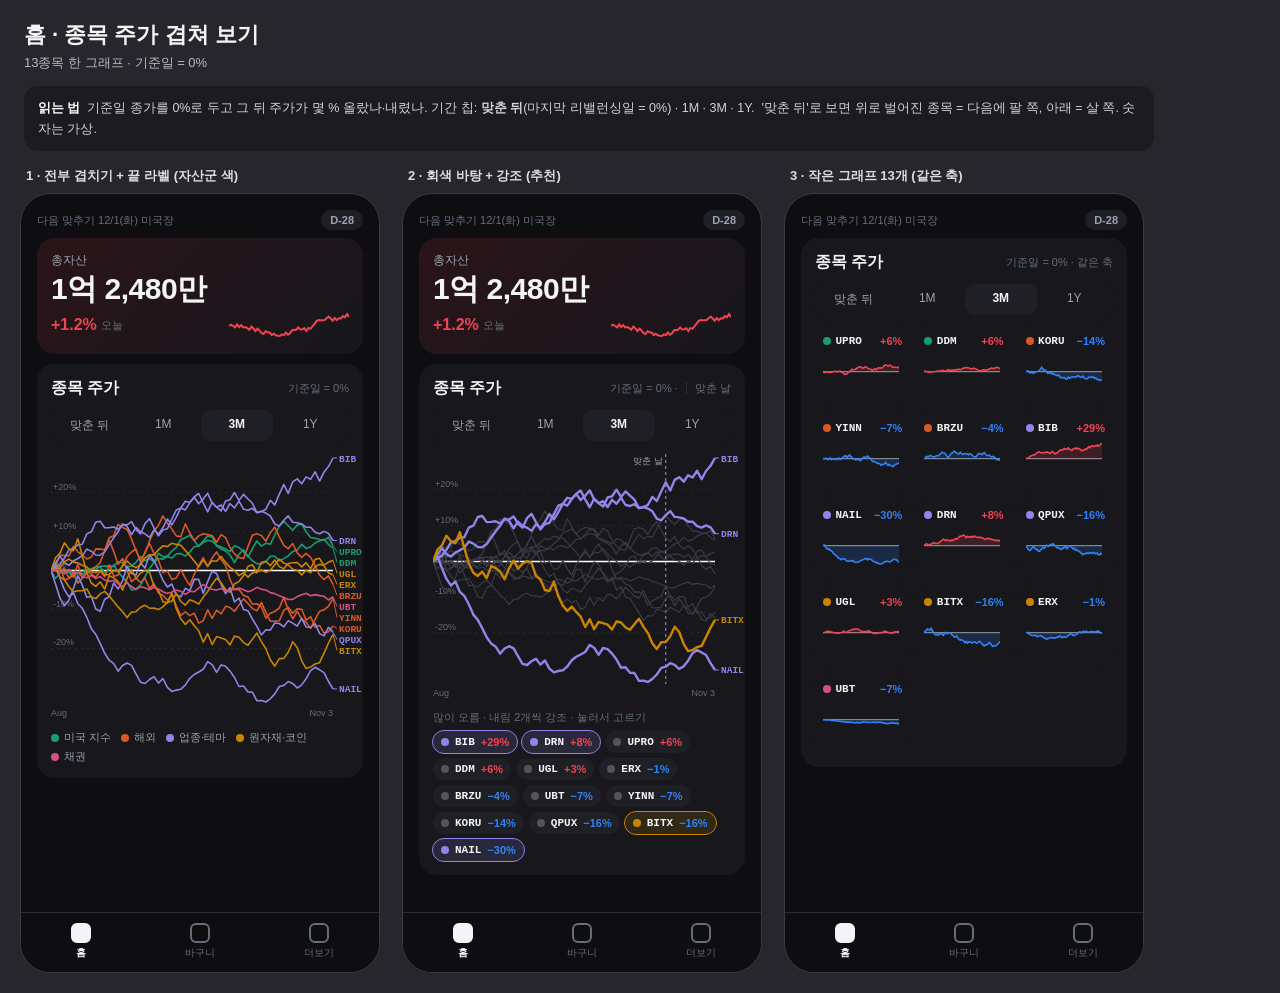
<file: research/mockup_v9.html>
<!doctype html>
<html lang="ko"><head><meta charset="utf-8">
<title>종목 주가 겹쳐 보기</title>
<style>
  :root{--bg:#0E0E11;--card:#17171C;--card2:#1F1F26;--line:#2A2A33;--t1:#F2F4F6;--t2:#9AA3AE;--t3:#646E7A;
    --up:#F04452;--down:#3182F6;--acc:#3182F6;--ok:#2EA078;
    --cash:#2A2A33;--gold:#E0A24A;--c1:#199e70;--c2:#d95926;--c3:#9085e9;--c4:#c98500;--c5:#d55181;}
  *{box-sizing:border-box;margin:0;padding:0}
  body{background:#26262c;font-family:"Malgun Gothic",sans-serif;color:var(--t1);padding:20px;width:1180px}
  h2{font-size:22px;margin:0 0 4px 4px} .lead{color:#b8b8c0;font-size:13px;margin:0 0 14px 4px}
  .wrap{display:flex;gap:22px;align-items:flex-start}
  .phone{width:360px;height:780px;background:var(--bg);border-radius:30px;border:1px solid #3a3a42;overflow:hidden;display:flex;flex-direction:column;position:relative}
  .scr{flex:1;padding:16px 16px 0;overflow:hidden}
  .tabs{display:flex;height:60px;border-top:1px solid var(--line);background:var(--bg)}
  .tabs div{flex:1;text-align:center;font-size:10px;color:var(--t3);padding-top:10px}
  .tabs div i{display:block;width:20px;height:20px;margin:0 auto 3px;border-radius:6px;border:2px solid var(--t3)}
  .tabs .on{color:var(--t1);font-weight:700} .tabs .on i{border-color:var(--t1);background:var(--t1)}
  .card{background:var(--card);border-radius:18px;padding:14px;margin-bottom:10px}
  .lbl{font-size:12px;color:var(--t2)} .big{font-size:30px;font-weight:800;letter-spacing:-.5px}
  .mid{font-size:18px;font-weight:800} .sm{font-size:11px;color:var(--t3)}
  .row{display:flex;align-items:center} .sp{flex:1}
  .up{color:var(--up)} .down{color:var(--down)}
  .pill{font-size:11px;font-weight:700;padding:4px 9px;border-radius:99px;background:var(--card2);color:var(--t2)}
  .pill.hot{background:rgba(240,68,82,.15);color:var(--up)}
  .btn{background:var(--acc);color:#fff;font-weight:800;text-align:center;padding:14px;border-radius:14px;font-size:15px}
  .chip{display:inline-flex;align-items:center;gap:6px;background:var(--card2);border-radius:12px;padding:8px 10px;font-size:12px;font-weight:700;white-space:nowrap}
  .dot{width:8px;height:8px;border-radius:50%;display:inline-block}
  .mono{font-family:Consolas,monospace}
  .hdr{display:flex;align-items:center;margin-bottom:12px}.hdr b{font-size:20px;font-weight:800}
  .seg{display:flex;background:var(--card);border-radius:12px;padding:3px;gap:2px;font-size:12px}
  .seg span{flex:1;text-align:center;padding:7px 0;border-radius:9px;color:var(--t2)} .seg .on{background:var(--card2);color:var(--t1);font-weight:700}
  .tile{background:var(--card);border-radius:16px;padding:11px}
  .grid2{display:grid;grid-template-columns:1fr 1fr;gap:8px}
  .leg{display:flex;flex-wrap:wrap;gap:4px 10px;font-size:11px;color:var(--t2)}
  .leg span{display:inline-flex;align-items:center;gap:5px}
  .step{display:flex;gap:6px} .step i{flex:1;height:5px;border-radius:3px;background:var(--card2)} .step i.on{background:var(--ok)}
  .lst .it{display:flex;align-items:center;padding:9px 0;border-bottom:1px solid var(--line);font-size:13px}
  .ck{width:22px;height:22px;border-radius:7px;border:2px solid var(--t3);margin-right:10px;flex:none}
  .ck.on{background:var(--ok);border-color:var(--ok)}
</style></head>
<body>
<div id="root"></div>
<script>
// ───── 예시 데이터 (가상) ─────
const G=[ // 자산군 — 지금/목표 비중(%)
 {k:'미국 지수',c:'var(--c1)',now:20,tgt:12.3},{k:'해외',c:'var(--c2)',now:9,tgt:18.5},
 {k:'업종·테마',c:'var(--c3)',now:22,tgt:24.6},{k:'원자재·코인',c:'var(--c4)',now:17,tgt:18.5},{k:'채권',c:'var(--c5)',now:3,tgt:6.2}];
const CASH={now:29,tgt:20};
const T=[ // 종목 — 그룹, 지금/목표(%), 1년, 변동성, 배수
 ['UPRO',0,9.1,6.15,38,38,3],['DDM',0,10.9,6.15,24,25,2],['KORU',1,3.2,6.15,65,175,3],['YINN',1,2.4,6.15,-50,56,3],['BRZU',1,3.4,6.15,99,56,2],
 ['BIB',2,7.9,6.15,70,45,2],['NAIL',2,3.1,6.15,-57,87,3],['DRN',2,5.8,6.15,-3,43,3],['QPUX',2,5.2,6.15,-40,177,2],
 ['UGL',3,8.8,6.15,-18,59,2],['BITX',3,3.9,6.15,-57,90,2],['ERX',3,4.3,6.15,139,44,2],['UBT',4,3.0,6.15,-20,19,2]]
 .map(([t,g,n,tg,r,v,l])=>({t,g,n,tg,r,v,l,d:(n/tg-1)*100}));
function rnd(s){return()=>{s=Math.sin(s)*10000;return s-Math.floor(s)}}
function walk(n,seed,drift=0.0006,vol=0.012,start=100){const r=rnd(seed);let v=start,a=[];for(let i=0;i<n;i++){v*=1+drift+(r()-.5)*2*vol;a.push(v)}return a}
const HIST=walk(180,7,0.0009,0.014,0.72).map(x=>x*1e8);
const fmt=v=>v>=1e8?`${Math.floor(v/1e8)}억 ${Math.round(v%1e8/1e4).toLocaleString()}만`:`${Math.round(v/1e4).toLocaleString()}만`;

// ───── 그래프 조각 ─────
function donut(seg,size,th,gap=2,inner=''){ // seg:[{v,c}]
 const r=size/2-th/2,C=2*Math.PI*r,tot=seg.reduce((a,b)=>a+b.v,0);let off=0,s='';
 seg.forEach(x=>{const L=x.v/tot*C-gap;s+=`<circle r="${r}" cx="${size/2}" cy="${size/2}" fill="none" stroke="${x.c}" stroke-width="${th}" stroke-dasharray="${Math.max(L,0)} ${C}" stroke-dashoffset="${-off}" transform="rotate(-90 ${size/2} ${size/2})"/>`;off+=x.v/tot*C});
 return `<svg width="${size}" height="${size}">${s}${inner}</svg>`}
function line(a,w,h,col='var(--up)',fill=true,marks=[]){
 const mn=Math.min(...a),mx=Math.max(...a),X=i=>i/(a.length-1)*w,Y=v=>h-4-(v-mn)/(mx-mn)*(h-8);
 const d=a.map((v,i)=>`${i?'L':'M'}${X(i).toFixed(1)},${Y(v).toFixed(1)}`).join('');
 const m=marks.map(i=>`<circle cx="${X(i)}" cy="${Y(a[i])}" r="4.5" fill="var(--bg)" stroke="var(--t1)" stroke-width="2"/>`).join('');
 return `<svg width="${w}" height="${h}">${fill?`<defs><linearGradient id="g${w}${h}" x1="0" y1="0" x2="0" y2="1"><stop offset="0" stop-color="${col}" stop-opacity=".28"/><stop offset="1" stop-color="${col}" stop-opacity="0"/></linearGradient></defs><path d="${d}L${w},${h}L0,${h}Z" fill="url(#g${w}${h})"/>`:''}<path d="${d}" fill="none" stroke="${col}" stroke-width="2"/>${m}</svg>`}
function spark(seed,up,w=64,h=22){return line(walk(40,seed,up?0.004:-0.004,0.02),w,h,up?'var(--up)':'var(--down)',false)}
function gauge(p,size){ // 반원 게이지 0..1
 const r=size/2-10,cx=size/2,cy=size/2,a=Math.PI*(1-p),x=cx+r*Math.cos(a),y=cy-r*Math.sin(a);
 return `<svg width="${size}" height="${size/2+10}"><path d="M${cx-r},${cy} A${r},${r} 0 0 1 ${cx+r},${cy}" stroke="var(--card2)" stroke-width="14" fill="none" stroke-linecap="round"/>
 <path d="M${cx-r},${cy} A${r},${r} 0 0 1 ${x},${y}" stroke="var(--up)" stroke-width="14" fill="none" stroke-linecap="round"/></svg>`}
function stack(items,h=12,r=6){return `<div style="display:flex;height:${h}px;border-radius:${r}px;overflow:hidden;gap:2px">${items.map(x=>`<div style="flex:${x.v};background:${x.c}"></div>`).join('')}</div>`}
const legend=()=>`<div class="leg">${G.map(g=>`<span><i class="dot" style="background:${g.c}"></i>${g.k}</span>`).join('')}<span><i class="dot" style="background:var(--card2);border:1px solid var(--t3)"></i>현금</span></div>`;
function devbar(d,w=120){const f=Math.min(Math.abs(d),100)/100*(w/2);return `<svg width="${w}" height="10"><rect x="0" y="4" width="${w}" height="2" fill="var(--card2)"/><rect x="${d>=0?w/2:w/2-f}" y="1" width="${f}" height="8" rx="3" fill="${d>=0?'var(--down)':'var(--up)'}"/><rect x="${w/2-1}" y="0" width="2" height="10" fill="var(--t3)"/></svg>`}
const tabs=on=>`<div class="tabs">${['홈','바구니','계좌','더보기'].map((x,i)=>`<div class="${i===on?'on':''}"><i></i>${x}</div>`).join('')}</div>`;
const todo=[...T.filter(x=>x.d>20).sort((a,b)=>b.d-a.d).slice(0,2),...T.filter(x=>x.d<-20).sort((a,b)=>a.d-b.d).slice(0,3)];

// ───── v4 공통 조각 — A 의 바구니 타일 + E 의 홈 위젯을 바탕으로 ─────
const fmtS=v=>(v>0?'+':'')+v+'%';
function ringPct(p,size,th,col,bg='var(--card2)',inner=''){return donut([{v:p,c:col},{v:100-p,c:bg}],size,th,0,inner)}
function tileA(x,opt={}){ // A 의 종목 타일 (opt.tag = [글자, 색] 이면 아래에 큰 배지)
 const g=G[x.g];
 const bar=stack([{v:Math.min(x.n,x.tg),c:g.c},{v:Math.abs(x.n-x.tg),c:x.n>x.tg?'var(--down)':'rgba(240,68,82,.5)'},{v:Math.max(12-Math.max(x.n,x.tg),0),c:'var(--card2)'}],6,3);
 const badge=Math.abs(x.d)<=20?'<span class="sm">✓</span>':`<span class="${x.d>0?'down':'up'}" style="font-size:11px;font-weight:800">${x.d>0?'▼ 팔기':'▲ 사기'}</span>`;
 return `<div class="tile" style="${opt.style||''}"><div class="row"><i class="dot" style="background:${g.c}"></i>&nbsp;<b class="mono">${x.t}</b><span class="sp"></span><span class="sm">${x.l}x</span></div>
 <div class="row" style="margin-top:6px">${spark(x.t.length*7+x.n,x.r>0,opt.sw||64,opt.sh||22)}<span class="sp"></span><b class="${x.r>0?'up':'down'}" style="font-size:12px">${fmtS(x.r)}</b></div>
 <div style="margin-top:7px">${bar}</div>${opt.tag?`<div style="margin-top:7px;font-size:12px;font-weight:800;color:${opt.tag[1]}">${opt.tag[0]}</div>`:''}${opt.badge?`<div class="row" style="margin-top:6px"><span class="sm">${x.n}% / ${x.tg}%</span><span class="sp"></span>${badge}</div>`:''}</div>`}
const weightCard=(t='비중')=>`<div class="card"><div class="row"><b>${t}</b><span class="sp"></span><span class="sm">지금 / 목표</span></div>
 <div style="margin-top:10px">${stack([...G.map(g=>({v:g.now,c:g.c})),{v:CASH.now,c:'var(--cash)'}],14,7)}</div><div style="margin-top:6px">${stack([...G.map(g=>({v:g.tgt,c:g.c})),{v:CASH.tgt,c:'var(--cash)'}],14,7)}</div><div style="margin-top:8px">${legend()}</div></div>`;
const heroCard=(chartW=130,chartH=36,grad='linear-gradient(135deg,#2a1418,#17171C)')=>`<div class="card" style="background:${grad}"><div class="lbl">총자산</div><div class="big">1억 2,480만</div>
 <div class="row"><b class="up">+1.2%</b>&nbsp;<span class="sm">오늘</span><span class="sp"></span>${line(HIST.slice(-60),chartW,chartH,'var(--up)',false)}</div></div>`;
const miniTiles=()=>`<div class="grid2" style="margin-bottom:10px"><div class="tile"><div class="lbl">현금</div><div class="mid">29%</div>${stack([{v:29,c:'var(--ok)'},{v:71,c:'var(--card2)'}],6,3)}<div class="sm" style="margin-top:4px">목표 20%</div></div>
 <div class="tile"><div class="lbl">고점 대비</div><div class="mid down">−4.1%</div>${stack([{v:4.1,c:'var(--down)'},{v:40,c:'var(--card2)'}],6,3)}<div class="sm" style="margin-top:4px">과거 최악 −44%</div></div></div>`;
const basketHdr=(extra='')=>`<div class="hdr"><b>바구니</b><span class="sp"></span><span class="pill">13종목</span></div><div class="seg" style="margin-bottom:12px"><span class="on">종목</span><span>규칙</span><span>성과</span></div>${extra}`;


// ───── v9 · 종목 주가 겹쳐 보기 — 기준일 = 0% ─────
const tabs3=on=>`<div class="tabs">${['홈','바구니','더보기'].map((x,i)=>`<div class="${i===on?'on':''}"><i></i>${x}</div>`).join('')}</div>`;
const GC=['var(--c1)','var(--c2)','var(--c3)','var(--c4)','var(--c5)'];
const GHEX=['#199e70','#d95926','#9085e9','#c98500','#d55181'];
// 종목, 그룹, 추세, 변동 (가상)
const S=[['UPRO',0,.0012,.022],['DDM',0,.0008,.014],['KORU',1,-.0010,.034],['YINN',1,.0004,.036],['BRZU',1,.0018,.030],
 ['BIB',2,.0021,.024],['NAIL',2,-.0024,.032],['DRN',2,-.0002,.022],['QPUX',2,-.0014,.040],
 ['UGL',3,.0010,.016],['BITX',3,-.0030,.042],['ERX',3,.0026,.026],['UBT',4,-.0006,.012]]
 .map(([t,g,dr,vo],k)=>{const a=walk(64,k*13+5,dr,vo,100);const b=a[0];return {t,g,c:GC[g],h:GHEX[g],v:a.map(x=>(x/b-1)*100)}});
const N=64;
const sgn=v=>(v>0?'+':v<0?'−':'')+Math.abs(v).toFixed(0)+'%';

// 끝 라벨 겹침 풀기 — 위에서부터 최소 간격
function spread(ys,gap,lo,hi){const o=ys.map((y,i)=>({y,i})).sort((a,b)=>a.y-b.y);for(let k=1;k<o.length;k++)if(o[k].y-o[k-1].y<gap)o[k].y=o[k-1].y+gap;
 const over=o.length?o[o.length-1].y-hi:0;if(over>0)o.forEach(x=>x.y-=over);for(let k=0;k<o.length;k++)if(o[k].y<lo)o[k].y=lo;const r=[];o.forEach(x=>r[x.i]=x.y);return r}

function overlay(series,{w=328,h=250,labels='all',hi=null,muted=false,n=N,mark=null}={}){
 const L=46,pw=w-L,all=series.flatMap(s=>s.v.slice(-n)),mn=Math.min(...all,-2),mx=Math.max(...all,2);
 const X=i=>i/(n-1)*pw,Y=v=>8+(mx-v)/(mx-mn)*(h-26);
 const grid=[-20,-10,0,10,20,30].filter(v=>v>mn&&v<mx).map(v=>`<line x1="0" x2="${pw}" y1="${Y(v)}" y2="${Y(v)}" stroke="${v===0?'#fff':'var(--line)'}" stroke-width="${v===0?1.5:1}" ${v===0?'':'stroke-dasharray="2 4"'}/>
  <text x="2" y="${Y(v)-3}" fill="var(--t3)" font-size="9">${v>0?'+':''}${v}%</text>`).join('');
 const path=s=>s.v.slice(-n).map((v,i)=>`${i?'L':'M'}${X(i).toFixed(1)},${Y(v).toFixed(1)}`).join('');
 const on=s=>!hi||hi.includes(s.t);
 const lines=[...series.filter(s=>!on(s)),...series.filter(on)].map(s=>`<path d="${path(s)}" fill="none" stroke="${on(s)&&!muted?s.c:'#3a3a44'}" stroke-width="${on(s)?(hi?2.4:1.6):1.2}" stroke-linejoin="round"/>`).join('');
 const shown=series.filter(s=>labels==='all'||on(s));
 const ys=spread(shown.map(s=>Y(s.v[s.v.length-1])),11,6,h-14);
 const lab=shown.map((s,k)=>{const yv=Y(s.v[s.v.length-1]);return `<line x1="${pw}" y1="${yv}" x2="${pw+4}" y2="${ys[k]}" stroke="${s.c}" stroke-width="1"/>
  <text x="${pw+6}" y="${ys[k]+3.5}" fill="${s.c}" font-size="9.5" font-weight="700" font-family="Consolas,monospace">${s.t}</text>`}).join('');
 const mk=mark!=null?`<line x1="${X(mark)}" x2="${X(mark)}" y1="4" y2="${h-16}" stroke="var(--t2)" stroke-dasharray="3 3"/><text x="${X(mark)-3}" y="14" fill="var(--t2)" font-size="9" text-anchor="end">맞춘 날</text>`:'';
 return `<svg width="${w}" height="${h}">${grid}${mk}${lines}${lab}
  <text x="0" y="${h-4}" fill="var(--t3)" font-size="9">${n<=12?'10/21':'Aug'}</text><text x="${pw}" y="${h-4}" fill="var(--t3)" font-size="9" text-anchor="end">Nov 3</text></svg>`}

const chips=(on,arr=['맞춘 뒤','1M','3M','1Y'])=>`<div class="seg" style="margin:8px 0 6px">${arr.map(p=>`<span class="${p===on?'on':''}">${p}</span>`).join('')}</div>`;
const homeTop=`<div class="row sm" style="margin-bottom:8px"><span>다음 맞추기 12/1(화) 미국장</span><span class="sp"></span><span class="pill">D-28</span></div>`;

// 1 · 전부 겹치기 + 끝 라벨(자산군 색) — 기준일 0%
function P1(){return `<div class="scr">${homeTop}${heroCard(120,30)}
 <div class="card"><div class="row"><b>종목 주가</b><span class="sp"></span><span class="sm">기준일 = 0%</span></div>
 ${chips('3M')}${overlay(S,{h:270})}
 <div class="leg" style="margin-top:6px">${G.map((g,i)=>`<span><i class="dot" style="background:${GC[i]}"></i>${g.k}</span>`).join('')}</div></div></div>${tabs3(0)}`}

// 2 · 회색 바탕 + 위·아래 2개씩 강조, 아래 칩으로 골라 보기
function P2(){const last=s=>s.v[s.v.length-1],so=[...S].sort((a,b)=>last(b)-last(a)),pick=[so[0].t,so[1].t,so[so.length-2].t,so[so.length-1].t];
 return `<div class="scr">${homeTop}${heroCard(120,30)}
 <div class="card"><div class="row"><b>종목 주가</b><span class="sp"></span><span class="sm">기준일 = 0% · ┆ 맞춘 날</span></div>
 ${chips('3M')}${overlay(S,{h:250,hi:pick,labels:'hi',mark:52})}
 <div class="row sm" style="margin:6px 0 6px"><span>많이 오름 · 내림 2개씩 강조 · 눌러서 고르기</span></div>
 <div style="display:flex;flex-wrap:wrap;gap:5px">${so.map(s=>{const o=pick.includes(s.t),v=last(s);return `<span class="chip" style="padding:5px 8px;font-size:11px;${o?`background:${s.h}26;outline:1px solid ${s.h}`:''}"><i class="dot" style="background:${o?s.c:'#555'}"></i><span class="mono">${s.t}</span><span class="${v>=0?'up':'down'}">${sgn(v)}</span></span>`}).join('')}</div></div></div>${tabs3(0)}`}

// 3 · 작은 그래프 13개 (종목마다 0% 선) — 같은 세로축
function P3(){const all=S.flatMap(s=>s.v),mn=Math.min(...all),mx=Math.max(...all);
 const mini=s=>{const w=76,h=40,X=i=>i/(N-1)*w,Y=v=>3+(mx-v)/(mx-mn)*(h-6),v=s.v[s.v.length-1],col=v>=0?'var(--up)':'var(--down)';
  const d=s.v.map((x,i)=>`${i?'L':'M'}${X(i).toFixed(1)},${Y(x).toFixed(1)}`).join('');
  return `<div class="tile" style="padding:8px"><div class="row"><i class="dot" style="background:${s.c}"></i>&nbsp;<b class="mono" style="font-size:11px">${s.t}</b><span class="sp"></span><b class="${v>=0?'up':'down'}" style="font-size:11px">${sgn(v)}</b></div>
  <svg width="${w}" height="${h}" style="margin-top:3px"><line x1="0" x2="${w}" y1="${Y(0)}" y2="${Y(0)}" stroke="#fff" stroke-width="1" opacity=".6"/><path d="${d}L${w},${Y(0)}L0,${Y(0)}Z" fill="${col}" opacity=".18"/><path d="${d}" fill="none" stroke="${col}" stroke-width="1.6"/></svg></div>`};
 return `<div class="scr">${homeTop}
 <div class="card"><div class="row"><b>종목 주가</b><span class="sp"></span><span class="sm">기준일 = 0% · 같은 축</span></div>
 ${chips('3M')}<div style="display:grid;grid-template-columns:repeat(3,1fr);gap:6px">${S.map(mini).join('')}</div></div></div>${tabs3(0)}`}

const note=`<div style="background:#1b1b20;border-radius:14px;padding:12px 14px;margin:0 0 16px 4px;color:#cfd3d8;font-size:12.5px;line-height:1.65;width:1130px">
 <b style="color:#fff">읽는 법</b> &nbsp;기준일 종가를 0%로 두고 그 뒤 주가가 몇 % 올랐나·내렸나. 기간 칩: <b>맞춘 뒤</b>(마지막 리밸런싱일 = 0%) · 1M · 3M · 1Y.
 &nbsp;'맞춘 뒤'로 보면 위로 벌어진 종목 = 다음에 팔 쪽, 아래 = 살 쪽. 숫자는 가상.</div>`;
const cap=t=>`<div style="color:#ddd;font-size:13px;font-weight:700;margin:0 0 8px 6px">${t}</div>`;
document.getElementById('root').innerHTML=`<h2>홈 · 종목 주가 겹쳐 보기</h2><div class="lead">13종목 한 그래프 · 기준일 = 0%</div>${note}
<div class="wrap"><div>${cap('1 · 전부 겹치기 + 끝 라벨 (자산군 색)')}<div class="phone">${P1()}</div></div>
<div>${cap('2 · 회색 바탕 + 강조 (추천)')}<div class="phone">${P2()}</div></div>
<div>${cap('3 · 작은 그래프 13개 (같은 축)')}<div class="phone">${P3()}</div></div></div>`;
document.body.style.width='1170px';

</script></body></html>
</file>
